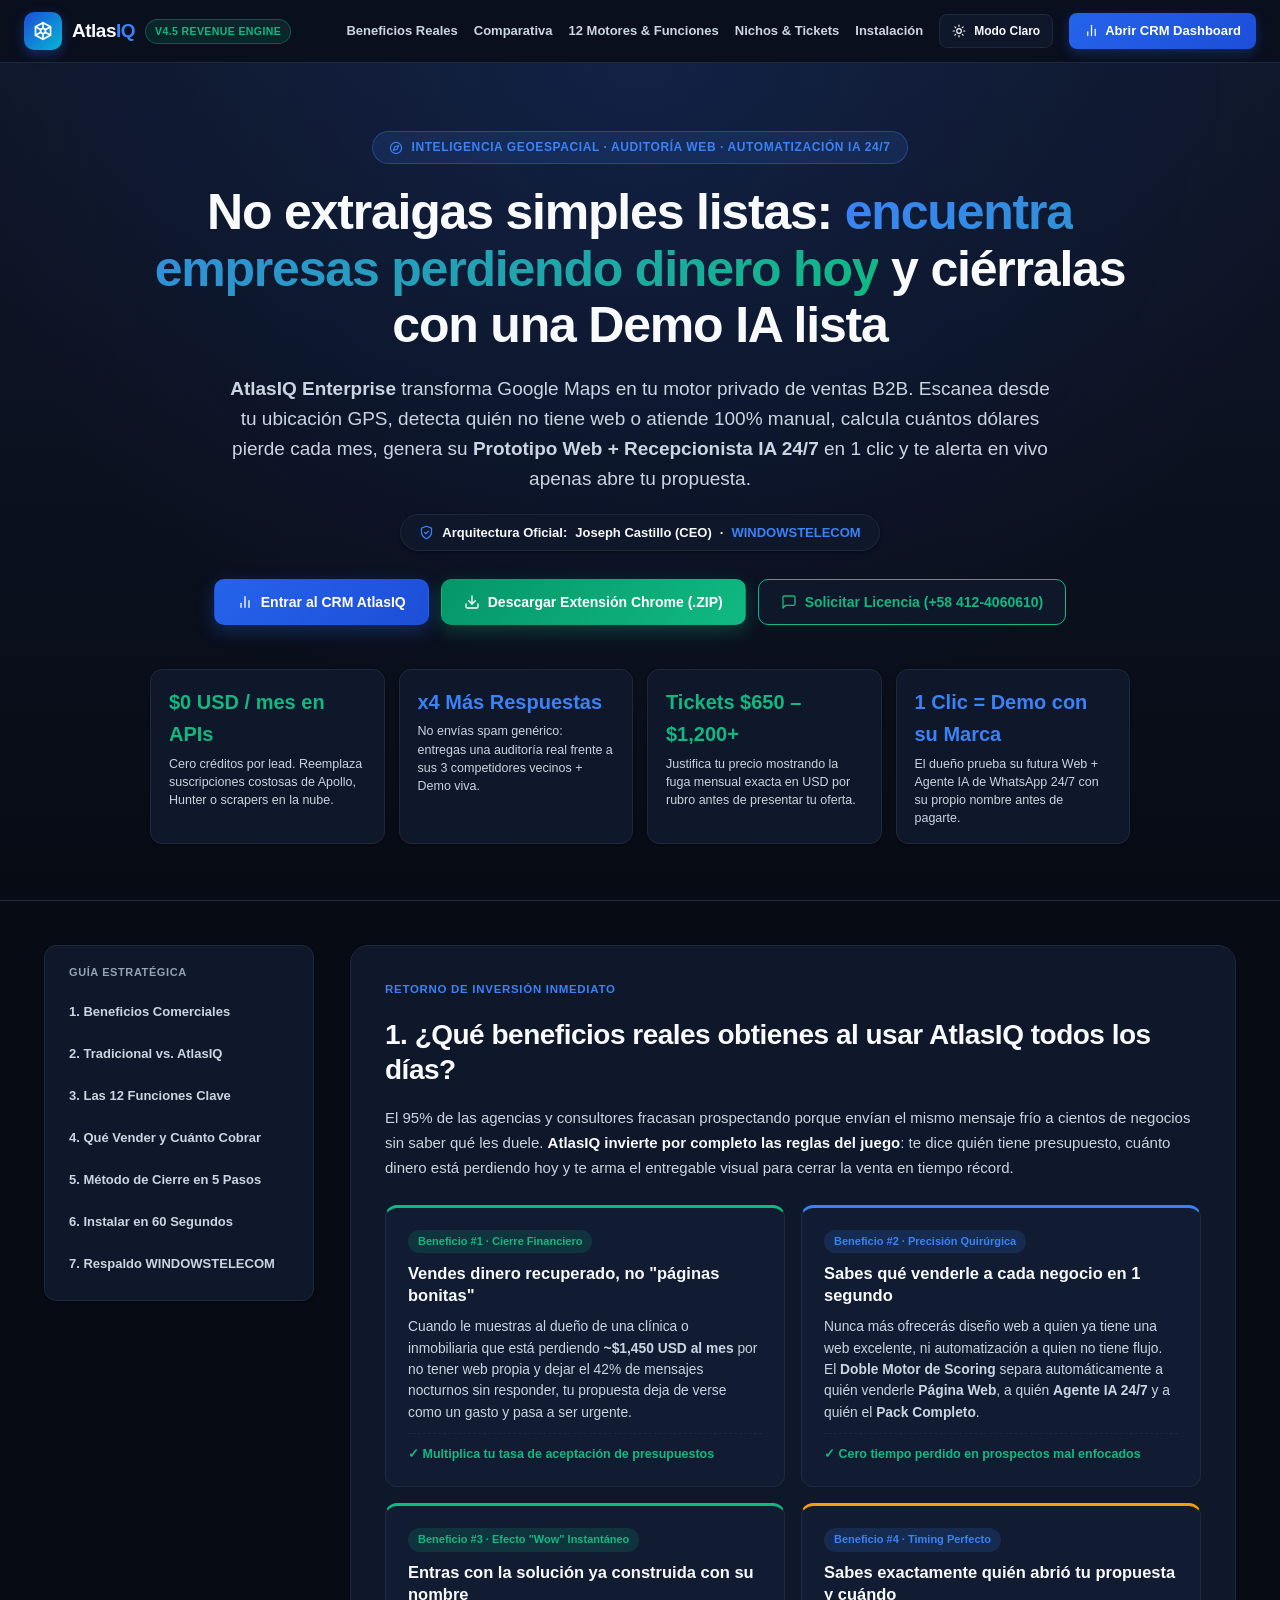
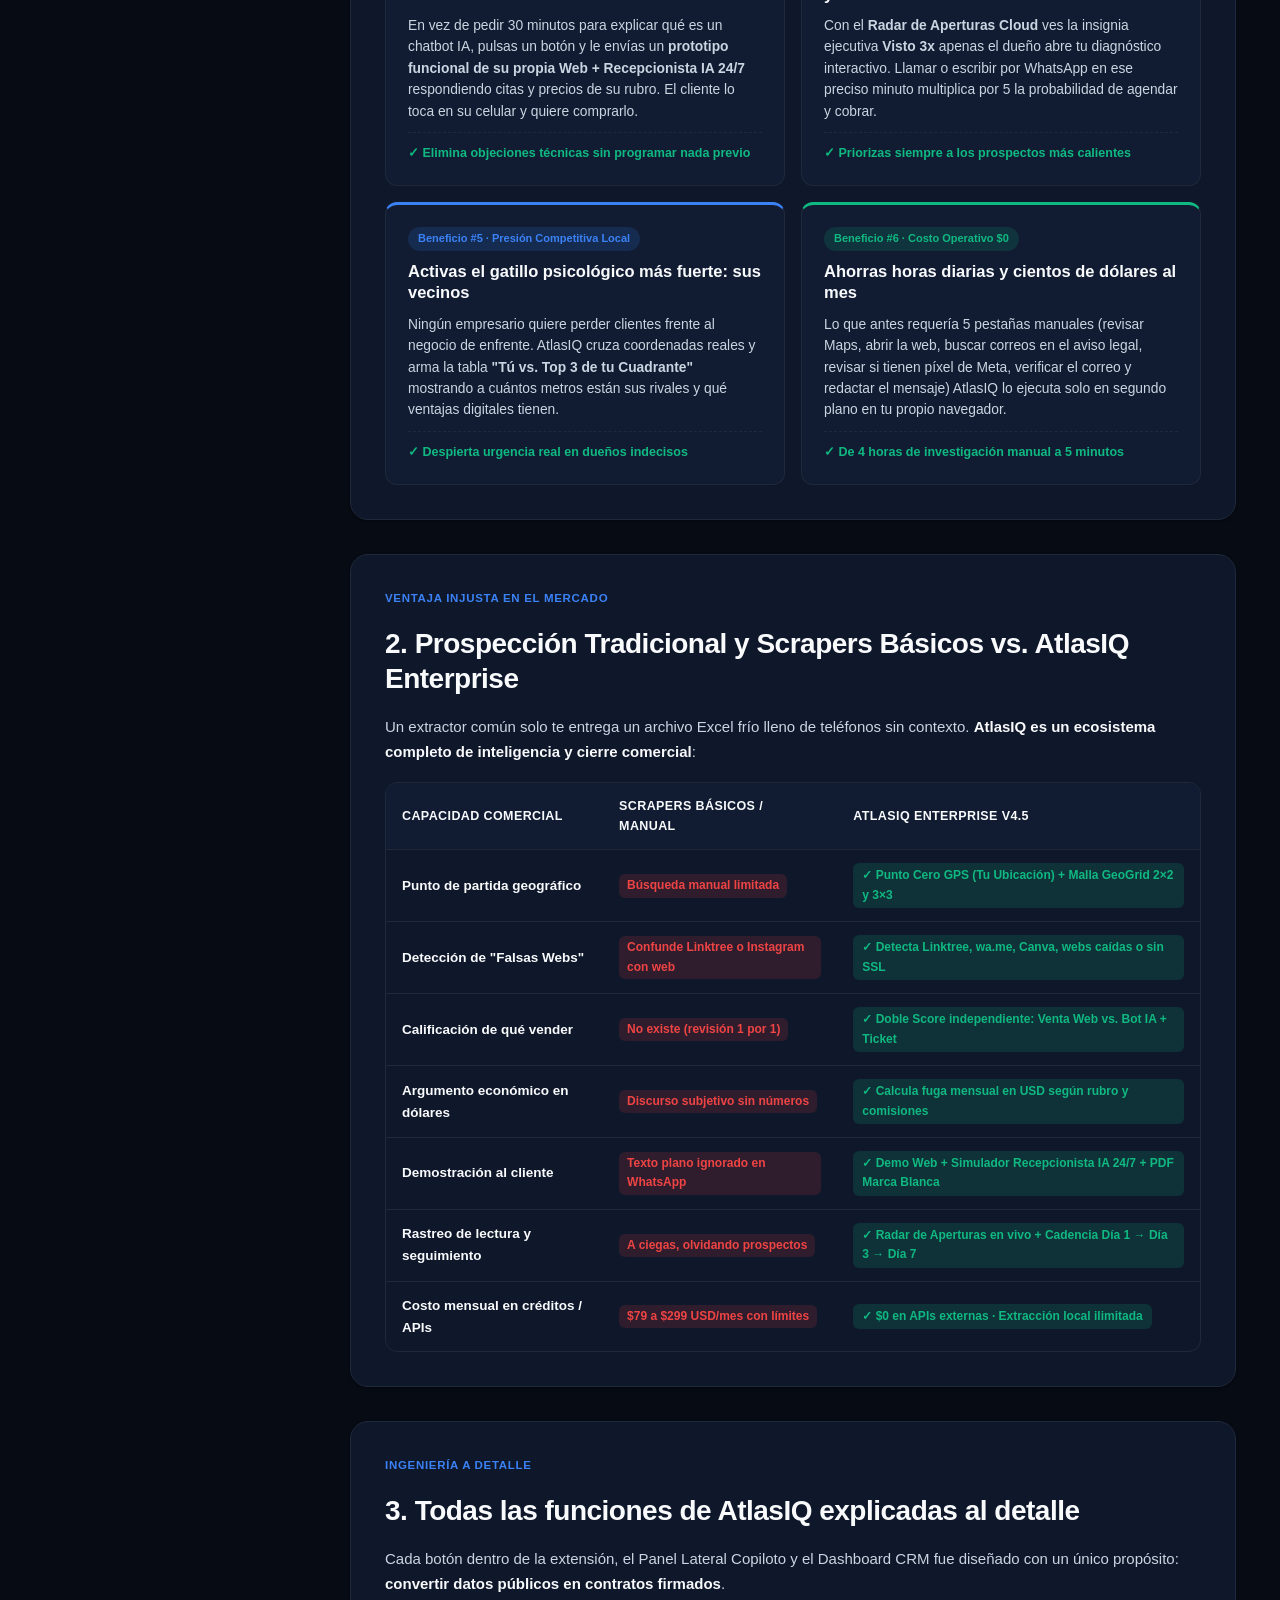
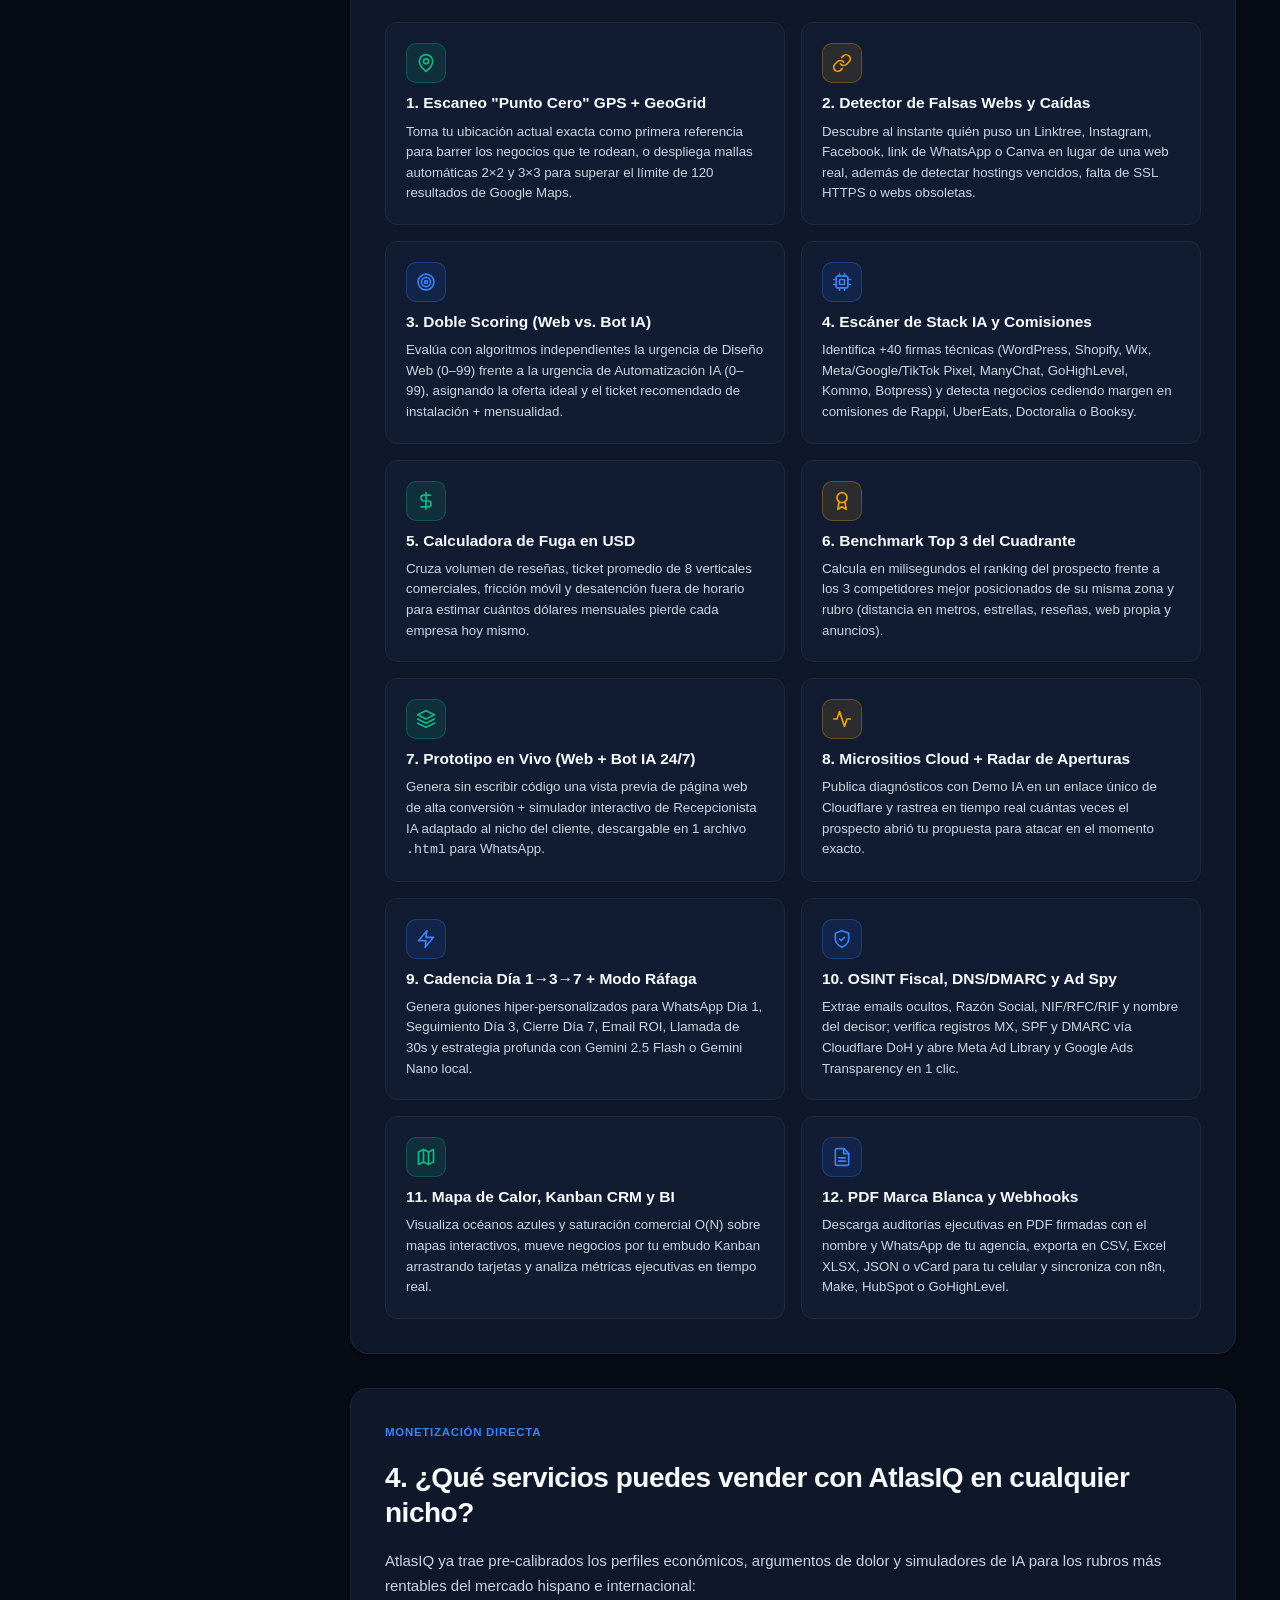
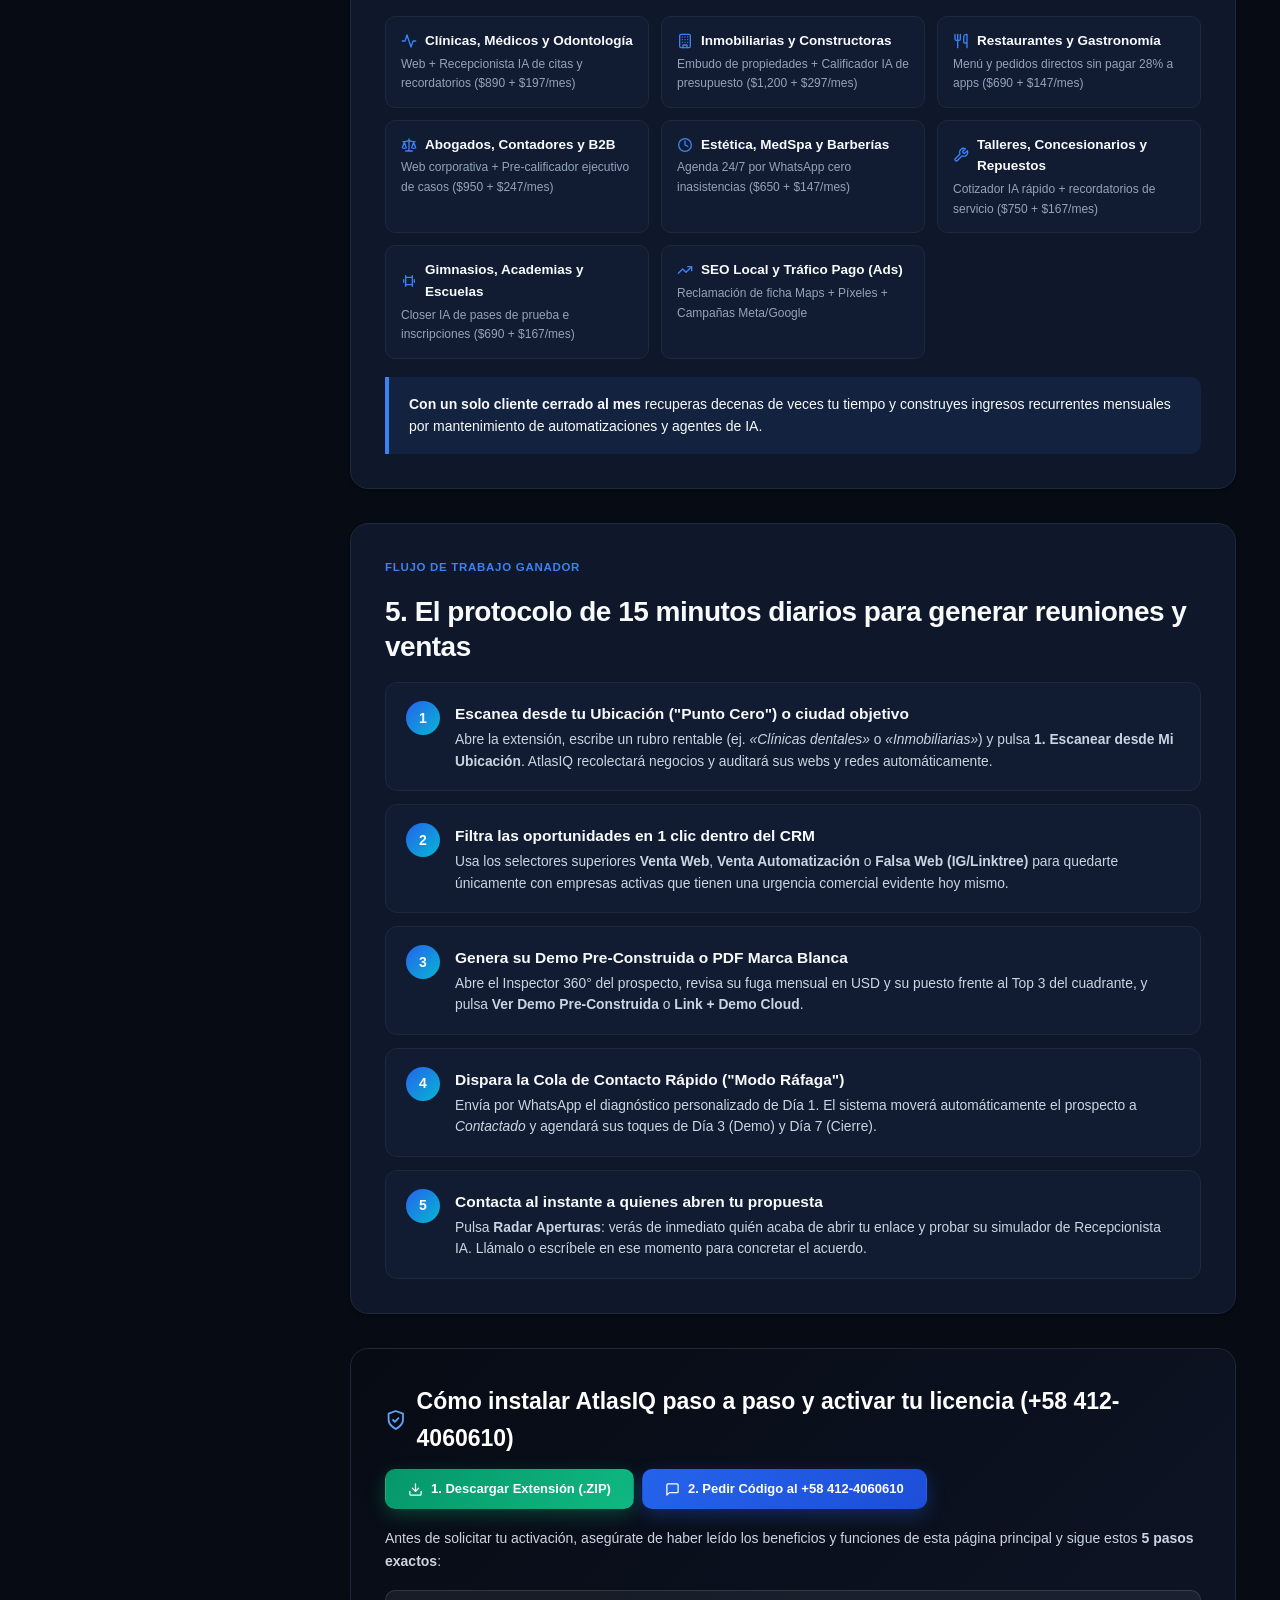
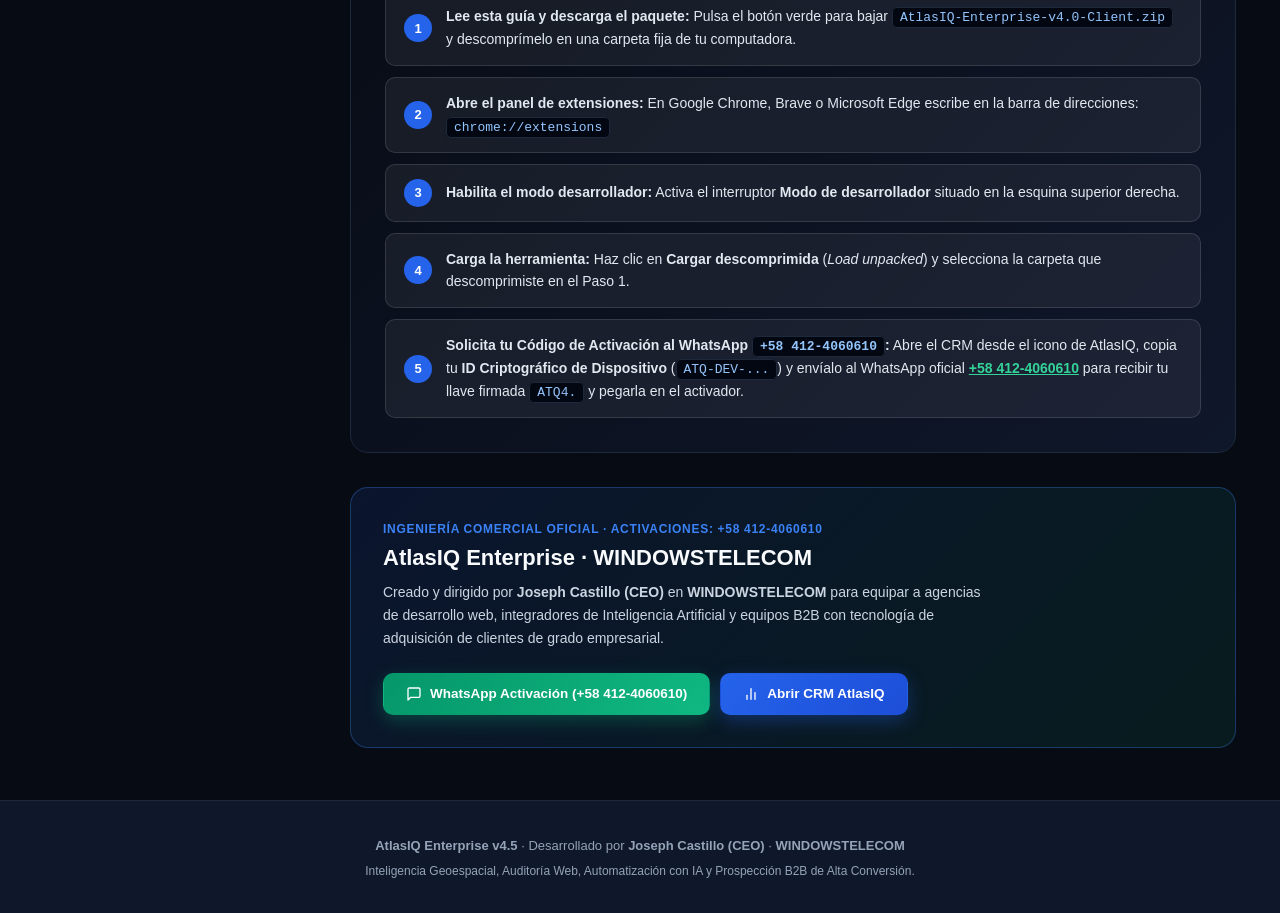
<file: index.html>
<!DOCTYPE html>
<html lang="es">

<head>
    <meta charset="utf-8" />
    <meta name="viewport" content="width=device-width, initial-scale=1.0, maximum-scale=5.0, viewport-fit=cover" />
    <meta name="theme-color" content="#2563eb" />
    <meta name="description" content="AtlasIQ Enterprise por WINDOWSTELECOM: Plataforma de inteligencia comercial geoespacial, auditoría OSINT, cálculo de fuga en USD, demos de Recepcionista IA 24/7 y CRM B2B sobre Google Maps." />
    <title>AtlasIQ Enterprise – Inteligencia Comercial B2B, Venta Web y Automatización IA</title>
    <script src="js/theme-init.js"></script>
    <style>
        :root {
            --primary: #2563eb;
            --primary-dark: #1d4ed8;
            --primary-light: #eff6ff;
            --accent: #10b981;
            --accent-dark: #059669;
            --accent-light: #ecfdf5;
            --warn: #f59e0b;
            --danger: #ef4444;
            --bg: #f8fafc;
            --card-bg: #ffffff;
            --subtle-bg: #f1f5f9;
            --text-main: #0f172a;
            --text-muted: #475569;
            --text-light: #64748b;
            --border: #e2e8f0;
            --shadow-sm: 0 1px 3px rgba(0, 0, 0, 0.06);
            --shadow-md: 0 8px 20px -4px rgba(15, 23, 42, 0.08);
            --shadow-xl: 0 20px 30px -8px rgba(15, 23, 42, 0.12);
            --radius-lg: 18px;
            --radius-md: 12px;
        }

        [data-theme="dark"] {
            --primary: #3b82f6;
            --primary-dark: #60a5fa;
            --primary-light: #172554;
            --accent: #10b981;
            --accent-dark: #34d399;
            --accent-light: #064e3b;
            --bg: #070b14;
            --card-bg: #0f172a;
            --subtle-bg: #111c33;
            --text-main: #f8fafc;
            --text-muted: #cbd5e1;
            --text-light: #94a3b8;
            --border: #1e293b;
            --shadow-sm: 0 1px 3px rgba(0, 0, 0, 0.45);
            --shadow-md: 0 10px 25px -5px rgba(0, 0, 0, 0.55);
            --shadow-xl: 0 22px 35px -8px rgba(0, 0, 0, 0.75);
        }

        * {
            box-sizing: border-box;
            margin: 0;
            padding: 0;
        }

        body {
            font-family: -apple-system, BlinkMacSystemFont, "Segoe UI", Roboto, "Helvetica Neue", Arial, sans-serif;
            background-color: var(--bg);
            color: var(--text-main);
            line-height: 1.62;
            scroll-behavior: smooth;
        }

        /* === TOPBAR === */
        .topbar {
            position: sticky;
            top: 0;
            background: rgba(255, 255, 255, 0.92);
            backdrop-filter: blur(14px);
            -webkit-backdrop-filter: blur(14px);
            border-bottom: 1px solid var(--border);
            z-index: 100;
            padding: 12px 24px;
        }

        [data-theme="dark"] .topbar {
            background: rgba(11, 17, 32, 0.92);
        }

        .topbar-content {
            max-width: 1240px;
            margin: 0 auto;
            display: flex;
            align-items: center;
            justify-content: space-between;
            gap: 16px;
        }

        .brand-box {
            display: flex;
            align-items: center;
            gap: 10px;
            text-decoration: none;
        }

        .brand-logo {
            width: 38px;
            height: 38px;
            background: linear-gradient(135deg, #1d4ed8, #06b6d4);
            border-radius: 10px;
            display: flex;
            align-items: center;
            justify-content: center;
            color: #fff;
            font-size: 20px;
            font-weight: 900;
            box-shadow: 0 4px 12px rgba(37, 99, 235, 0.35);
        }

        .brand-name {
            font-size: 19px;
            font-weight: 900;
            color: var(--text-main);
            letter-spacing: -0.5px;
        }

        .brand-name span {
            color: var(--primary);
        }

        .topbar-badge {
            font-size: 10.5px;
            font-weight: 800;
            background: rgba(16, 185, 129, 0.14);
            color: var(--accent);
            padding: 3px 9px;
            border-radius: 99px;
            border: 1px solid rgba(16, 185, 129, 0.35);
            text-transform: uppercase;
            letter-spacing: 0.4px;
        }

        .topbar-nav {
            display: flex;
            align-items: center;
            gap: 16px;
        }

        .topbar-nav a {
            font-size: 13px;
            font-weight: 600;
            color: var(--text-muted);
            text-decoration: none;
            transition: color 0.15s;
        }

        .topbar-nav a:hover {
            color: var(--primary);
        }

        .btn-crm-nav {
            background: linear-gradient(135deg, #2563eb, #1d4ed8);
            color: #fff !important;
            padding: 7px 15px;
            border-radius: 8px;
            font-weight: 700 !important;
            box-shadow: 0 4px 12px rgba(37, 99, 235, 0.3);
            display: inline-flex;
            align-items: center;
            gap: 6px;
        }

        .atq-ico {
            display: inline-block;
            vertical-align: -0.18em;
            flex-shrink: 0;
        }

        /* === HERO SECTION === */
        .hero {
            background: radial-gradient(circle at 50% 0%, rgba(37, 99, 235, 0.14) 0%, transparent 65%),
                        linear-gradient(180deg, var(--card-bg) 0%, var(--bg) 100%);
            border-bottom: 1px solid var(--border);
            padding: 68px 24px 56px;
            text-align: center;
        }

        .hero-inner {
            max-width: 980px;
            margin: 0 auto;
            display: flex;
            flex-direction: column;
            align-items: center;
            gap: 20px;
        }

        .hero-pill {
            display: inline-flex;
            align-items: center;
            gap: 8px;
            background: rgba(59, 130, 246, 0.14);
            color: var(--primary);
            border: 1px solid rgba(59, 130, 246, 0.35);
            padding: 6px 16px;
            border-radius: 99px;
            font-size: 12px;
            font-weight: 800;
            text-transform: uppercase;
            letter-spacing: 0.6px;
        }

        .hero-title {
            font-size: clamp(30px, 4.6vw, 50px);
            font-weight: 900;
            line-height: 1.13;
            letter-spacing: -1.2px;
            color: var(--text-main);
        }

        .hero-title span {
            background: linear-gradient(135deg, #3b82f6, #10b981);
            -webkit-background-clip: text;
            -webkit-text-fill-color: transparent;
        }

        .hero-subtitle {
            font-size: clamp(16px, 2vw, 19px);
            color: var(--text-muted);
            max-width: 820px;
            line-height: 1.58;
        }

        .hero-author-badge {
            display: inline-flex;
            align-items: center;
            gap: 8px;
            background: var(--card-bg);
            border: 1px solid var(--border);
            border-radius: 99px;
            padding: 7px 18px;
            box-shadow: var(--shadow-sm);
            font-size: 13px;
            font-weight: 600;
            color: var(--text-main);
        }

        .hero-author-badge span.company {
            color: var(--primary);
            font-weight: 800;
        }

        .hero-cta-box {
            display: flex;
            gap: 12px;
            margin-top: 8px;
            flex-wrap: wrap;
            justify-content: center;
        }

        .btn-cta {
            height: 46px;
            padding: 0 22px;
            border-radius: 10px;
            font-size: 14px;
            font-weight: 800;
            display: inline-flex;
            align-items: center;
            justify-content: center;
            gap: 8px;
            cursor: pointer;
            text-decoration: none;
            transition: all 0.18s;
            border: 1px solid transparent;
        }

        .btn-cta-primary {
            background: linear-gradient(135deg, #2563eb, #1d4ed8);
            color: #fff;
            box-shadow: 0 6px 18px rgba(37, 99, 235, 0.32);
        }

        .btn-cta-primary:hover {
            transform: translateY(-2px);
        }

        .btn-cta-emerald {
            background: linear-gradient(135deg, #059669, #10b981);
            color: #fff;
            box-shadow: 0 6px 18px rgba(16, 185, 129, 0.28);
        }

        .btn-cta-emerald:hover {
            transform: translateY(-2px);
        }

        .btn-cta-outline {
            background: var(--card-bg);
            color: var(--text-main);
            border-color: var(--border);
        }

        .btn-cta-outline:hover {
            border-color: var(--primary);
            color: var(--primary);
        }

        /* === HERO KPI STRIP === */
        .kpi-strip {
            width: 100%;
            max-width: 1060px;
            margin-top: 24px;
            display: grid;
            grid-template-columns: repeat(4, 1fr);
            gap: 14px;
            text-align: left;
        }

        .kpi-pill-card {
            background: var(--card-bg);
            border: 1px solid var(--border);
            border-radius: var(--radius-md);
            padding: 16px 18px;
            box-shadow: var(--shadow-sm);
        }

        .kpi-pill-card strong {
            display: block;
            font-size: 20px;
            font-weight: 900;
            color: var(--primary);
            margin-bottom: 4px;
        }

        .kpi-pill-card strong.emerald {
            color: var(--accent);
        }

        .kpi-pill-card span {
            font-size: 12.5px;
            color: var(--text-muted);
            line-height: 1.45;
            display: block;
        }

        /* === MAIN TWO-COLUMN LAYOUT === */
        .layout-container {
            max-width: 1240px;
            margin: 44px auto;
            padding: 0 24px;
            display: grid;
            grid-template-columns: 270px 1fr;
            gap: 36px;
        }

        .sidebar-nav {
            position: sticky;
            top: 82px;
            height: fit-content;
            background: var(--card-bg);
            border: 1px solid var(--border);
            border-radius: var(--radius-md);
            padding: 18px 14px;
            box-shadow: var(--shadow-sm);
            display: flex;
            flex-direction: column;
            gap: 5px;
        }

        .sidebar-title {
            font-size: 11px;
            font-weight: 800;
            text-transform: uppercase;
            letter-spacing: 0.6px;
            color: var(--text-light);
            margin-bottom: 6px;
            padding-left: 10px;
        }

        .sidebar-link {
            font-size: 13px;
            font-weight: 600;
            color: var(--text-muted);
            text-decoration: none;
            padding: 8px 10px;
            border-radius: 8px;
            transition: all 0.15s;
        }

        .sidebar-link:hover {
            background: var(--subtle-bg);
            color: var(--primary);
        }

        .content-area {
            display: flex;
            flex-direction: column;
            gap: 34px;
        }

        .guide-card {
            background: var(--card-bg);
            border: 1px solid var(--border);
            border-radius: var(--radius-lg);
            padding: 34px;
            box-shadow: var(--shadow-sm);
            display: flex;
            flex-direction: column;
            gap: 18px;
        }

        .guide-section-badge {
            font-size: 11.5px;
            font-weight: 800;
            color: var(--primary);
            text-transform: uppercase;
            letter-spacing: 0.7px;
            display: inline-block;
        }

        .guide-heading {
            font-size: clamp(22px, 2.6vw, 28px);
            font-weight: 900;
            color: var(--text-main);
            line-height: 1.25;
            letter-spacing: -0.5px;
        }

        .guide-text {
            font-size: 15px;
            color: var(--text-muted);
            line-height: 1.68;
        }

        .guide-text strong {
            color: var(--text-main);
        }

        /* === BENEFIT CARDS === */
        .benefit-grid {
            display: grid;
            grid-template-columns: repeat(auto-fit, minmax(280px, 1fr));
            gap: 16px;
            margin-top: 6px;
        }

        .benefit-card {
            background: var(--subtle-bg);
            border: 1px solid var(--border);
            border-top: 3px solid var(--primary);
            border-radius: var(--radius-md);
            padding: 22px;
            display: flex;
            flex-direction: column;
            gap: 10px;
            transition: transform 0.18s, box-shadow 0.18s;
        }

        .benefit-card.emerald-top {
            border-top-color: var(--accent);
        }

        .benefit-card.amber-top {
            border-top-color: var(--warn);
        }

        .benefit-card:hover {
            transform: translateY(-3px);
            box-shadow: var(--shadow-md);
        }

        .benefit-tag {
            align-self: flex-start;
            font-size: 11px;
            font-weight: 800;
            padding: 3px 10px;
            border-radius: 99px;
            background: rgba(59, 130, 246, 0.15);
            color: var(--primary);
        }

        .benefit-tag.emerald {
            background: rgba(16, 185, 129, 0.15);
            color: var(--accent);
        }

        .benefit-title {
            font-size: 16.5px;
            font-weight: 800;
            color: var(--text-main);
            line-height: 1.3;
        }

        .benefit-desc {
            font-size: 13.8px;
            color: var(--text-muted);
            line-height: 1.55;
        }

        .benefit-result {
            margin-top: auto;
            padding-top: 10px;
            border-top: 1px dashed var(--border);
            font-size: 12.5px;
            font-weight: 700;
            color: var(--accent);
        }

        /* === COMPARISON TABLE === */
        .table-wrapper {
            width: 100%;
            overflow-x: auto;
            border: 1px solid var(--border);
            border-radius: var(--radius-md);
        }

        .comp-table {
            width: 100%;
            border-collapse: collapse;
            font-size: 13.5px;
            min-width: 620px;
        }

        .comp-table th,
        .comp-table td {
            padding: 13px 16px;
            text-align: left;
            border-bottom: 1px solid var(--border);
        }

        .comp-table th {
            background: var(--subtle-bg);
            font-weight: 800;
            color: var(--text-main);
            font-size: 12.5px;
            text-transform: uppercase;
            letter-spacing: 0.4px;
        }

        .comp-table tr:last-child td {
            border-bottom: none;
        }

        .badge-bad {
            display: inline-block;
            background: rgba(239, 68, 68, 0.14);
            color: #ef4444;
            font-weight: 700;
            padding: 2px 8px;
            border-radius: 6px;
            font-size: 12px;
        }

        .badge-good {
            display: inline-block;
            background: rgba(16, 185, 129, 0.16);
            color: var(--accent);
            font-weight: 800;
            padding: 3px 9px;
            border-radius: 6px;
            font-size: 12px;
        }

        /* === FEATURE MATRIX === */
        .feature-grid {
            display: grid;
            grid-template-columns: repeat(auto-fit, minmax(265px, 1fr));
            gap: 16px;
            margin-top: 8px;
        }

        .feature-box {
            background: var(--subtle-bg);
            border: 1px solid var(--border);
            border-radius: var(--radius-md);
            padding: 20px;
            display: flex;
            flex-direction: column;
            gap: 8px;
            transition: transform 0.18s, box-shadow 0.18s;
        }

        .feature-box:hover {
            transform: translateY(-2px);
            box-shadow: var(--shadow-md);
        }

        .feature-icon {
            width: 40px;
            height: 40px;
            border-radius: 10px;
            background: rgba(37, 99, 235, 0.12);
            border: 1px solid rgba(59, 130, 246, 0.28);
            color: var(--primary);
            display: inline-flex;
            align-items: center;
            justify-content: center;
            margin-bottom: 2px;
        }

        .feature-icon.emerald {
            background: rgba(16, 185, 129, 0.12);
            border-color: rgba(16, 185, 129, 0.28);
            color: var(--accent);
        }

        .feature-icon.amber {
            background: rgba(245, 158, 11, 0.12);
            border-color: rgba(245, 158, 11, 0.3);
            color: var(--warn);
        }

        .feature-box-title {
            font-size: 15.5px;
            font-weight: 800;
            color: var(--text-main);
            line-height: 1.3;
        }

        .feature-box-desc {
            font-size: 13.3px;
            color: var(--text-muted);
            line-height: 1.55;
        }

        /* === CALLOUT & STEPS === */
        .callout-box {
            background: rgba(59, 130, 246, 0.1);
            border-left: 4px solid var(--primary);
            border-radius: 0 10px 10px 0;
            padding: 16px 20px;
            font-size: 14px;
            color: var(--text-main);
            line-height: 1.6;
        }

        .process-steps {
            display: flex;
            flex-direction: column;
            gap: 13px;
        }

        .process-step-item {
            display: flex;
            gap: 15px;
            background: var(--subtle-bg);
            border: 1px solid var(--border);
            border-radius: var(--radius-md);
            padding: 18px 20px;
            align-items: flex-start;
        }

        .step-number {
            width: 34px;
            height: 34px;
            border-radius: 50%;
            background: linear-gradient(135deg, #2563eb, #06b6d4);
            color: #fff;
            display: flex;
            align-items: center;
            justify-content: center;
            font-weight: 900;
            font-size: 14px;
            flex-shrink: 0;
        }

        .step-title {
            font-size: 15.5px;
            font-weight: 800;
            color: var(--text-main);
            margin-bottom: 3px;
        }

        .step-desc {
            font-size: 13.8px;
            color: var(--text-muted);
            line-height: 1.55;
        }

        .sector-grid {
            display: grid;
            grid-template-columns: repeat(auto-fit, minmax(210px, 1fr));
            gap: 12px;
        }

        .sector-pill {
            background: var(--subtle-bg);
            border: 1px solid var(--border);
            border-radius: 10px;
            padding: 13px 15px;
            font-size: 13.5px;
            font-weight: 700;
            color: var(--text-main);
        }

        .sector-pill-head {
            display: flex;
            align-items: center;
            gap: 8px;
            color: var(--text-main);
        }

        .sector-pill-head svg {
            color: var(--primary);
            flex-shrink: 0;
        }

        .sector-pill small {
            display: block;
            font-weight: 500;
            color: var(--text-light);
            font-size: 12px;
            margin-top: 3px;
        }

        /* === INSTALL BOX === */
        .install-box {
            background: linear-gradient(135deg, #070b14 0%, #0f172a 100%);
            color: #fff;
            border: 1px solid #1e293b;
            border-radius: var(--radius-lg);
            padding: 34px;
            display: flex;
            flex-direction: column;
            gap: 18px;
        }

        .install-heading {
            font-size: 23px;
            font-weight: 900;
            color: #fff;
        }

        .install-steps {
            display: flex;
            flex-direction: column;
            gap: 11px;
        }

        .install-step-card {
            background: rgba(255, 255, 255, 0.06);
            border: 1px solid rgba(255, 255, 255, 0.12);
            border-radius: 10px;
            padding: 14px 18px;
            display: flex;
            align-items: center;
            gap: 14px;
        }

        .install-step-card .num {
            width: 28px;
            height: 28px;
            border-radius: 50%;
            background: #2563eb;
            color: #fff;
            font-weight: 800;
            font-size: 13px;
            display: flex;
            align-items: center;
            justify-content: center;
            flex-shrink: 0;
        }

        .install-step-card .text {
            font-size: 14px;
            color: #e2e8f0;
        }

        .install-step-card code {
            background: #030712;
            padding: 2px 7px;
            border-radius: 5px;
            color: #93c5fd;
            font-family: monospace;
            font-size: 13px;
            border: 1px solid #1e293b;
        }

        /* === AUTHOR CARD & FOOTER === */
        .author-card {
            background: linear-gradient(135deg, rgba(37, 99, 235, 0.12) 0%, rgba(16, 185, 129, 0.1) 100%);
            border: 1.5px solid rgba(59, 130, 246, 0.32);
            border-radius: var(--radius-lg);
            padding: 32px;
            display: flex;
            align-items: center;
            justify-content: space-between;
            gap: 24px;
            flex-wrap: wrap;
        }

        .author-title {
            font-size: 22px;
            font-weight: 900;
            color: var(--text-main);
        }

        .author-meta {
            font-size: 12px;
            color: var(--primary);
            font-weight: 800;
            letter-spacing: 0.7px;
            text-transform: uppercase;
        }

        .author-desc {
            font-size: 14px;
            color: var(--text-muted);
            max-width: 610px;
            margin-top: 6px;
        }

        .main-footer {
            border-top: 1px solid var(--border);
            padding: 34px 24px;
            background: var(--card-bg);
            text-align: center;
            font-size: 13px;
            color: var(--text-light);
            margin-top: 52px;
        }

        @media (max-width: 920px) {
            .kpi-strip {
                grid-template-columns: repeat(2, 1fr);
            }
            .layout-container {
                grid-template-columns: 1fr;
                padding: 0 16px;
            }
            .sidebar-nav {
                display: none;
            }
            .topbar-content {
                flex-direction: column;
                align-items: stretch;
            }
            .brand-box {
                justify-content: space-between;
            }
            .topbar-nav {
                overflow-x: auto;
                flex-wrap: nowrap;
                padding-bottom: 4px;
            }
            .topbar-nav a {
                white-space: nowrap;
                padding: 6px 10px;
                background: var(--subtle-bg);
                border-radius: 6px;
                font-size: 12px;
            }
        }

        @media (max-width: 560px) {
            .kpi-strip {
                grid-template-columns: 1fr;
            }
            .hero {
                padding: 40px 16px 32px;
            }
            .hero-cta-box {
                flex-direction: column;
                width: 100%;
            }
            .btn-cta {
                width: 100%;
            }
            .guide-card,
            .install-box,
            .author-card {
                padding: 22px 16px;
            }
        }
    </style>
</head>

<body>
    <!-- TOP NAVBAR -->
    <header class="topbar">
        <div class="topbar-content">
            <a href="dashboard.html" class="brand-box">
                <div style="display: flex; align-items: center; gap: 10px;">
                    <div class="brand-logo">
                        <svg width="20" height="20" viewBox="0 0 24 24" fill="none" stroke="currentColor" stroke-width="2" stroke-linecap="round" stroke-linejoin="round" aria-hidden="true"><polygon points="12 2 21 7 21 17 12 22 3 17 3 7"/><circle cx="12" cy="12" r="3"/><path d="M12 2v7M21 7l-6.4 3.5M21 17l-6.4-3.5M12 22v-7M3 17l6.4-3.5M3 7l6.4 3.5"/></svg>
                    </div>
                    <div class="brand-name">Atlas<span>IQ</span></div>
                </div>
                <span class="topbar-badge">v4.5 Revenue Engine</span>
            </a>
            <nav class="topbar-nav">
                <a href="#beneficios">Beneficios Reales</a>
                <a href="#comparativa">Comparativa</a>
                <a href="#motores-comerciales">12 Motores &amp; Funciones</a>
                <a href="#casos-uso">Nichos &amp; Tickets</a>
                <a href="#instalacion">Instalación</a>
                <button id="btn-toggle-theme" class="btn-cta btn-cta-outline" style="height: 34px; padding: 0 12px; font-size: 12px; border-radius: 8px;" title="Alternar Modo Oscuro / Claro">
                    <svg width="14" height="14" viewBox="0 0 24 24" fill="none" stroke="currentColor" stroke-width="2" stroke-linecap="round" stroke-linejoin="round" aria-hidden="true"><circle cx="12" cy="12" r="4"/><path d="M12 2v2M12 20v2M4.93 4.93l1.41 1.41M17.66 17.66l1.41 1.41M2 12h2M20 12h2M6.34 17.66l-1.41 1.41M19.07 4.93l-1.41 1.41"/></svg>
                    <span>Modo Claro</span>
                </button>
                <a href="dashboard.html" class="btn-crm-nav">
                    <svg width="15" height="15" viewBox="0 0 24 24" fill="none" stroke="currentColor" stroke-width="2" stroke-linecap="round" stroke-linejoin="round" aria-hidden="true"><line x1="18" y1="20" x2="18" y2="10"/><line x1="12" y1="20" x2="12" y2="4"/><line x1="6" y1="20" x2="6" y2="14"/></svg>
                    <span>Abrir CRM Dashboard</span>
                </a>
            </nav>
        </div>
    </header>

    <!-- HERO SECTION -->
    <section class="hero">
        <div class="hero-inner">
            <div class="hero-pill">
                <svg width="14" height="14" viewBox="0 0 24 24" fill="none" stroke="currentColor" stroke-width="2.1" stroke-linecap="round" stroke-linejoin="round" aria-hidden="true"><circle cx="12" cy="12" r="9.5"/><polygon points="16.24 7.76 14.12 14.12 7.76 16.24 9.88 9.88 16.24 7.76"/></svg>
                <span>Inteligencia Geoespacial · Auditoría Web · Automatización IA 24/7</span>
            </div>
            <h1 class="hero-title">
                No extraigas simples listas: <span>encuentra empresas perdiendo dinero hoy</span> y ciérralas con una Demo IA lista
            </h1>
            <p class="hero-subtitle">
                <strong>AtlasIQ Enterprise</strong> transforma Google Maps en tu motor privado de ventas B2B. Escanea desde tu ubicación GPS, detecta quién no tiene web o atiende 100% manual, calcula cuántos dólares pierde cada mes, genera su <strong>Prototipo Web + Recepcionista IA 24/7</strong> en 1 clic y te alerta en vivo apenas abre tu propuesta.
            </p>
            <div class="hero-author-badge">
                <svg width="15" height="15" viewBox="0 0 24 24" fill="none" stroke="currentColor" stroke-width="2" stroke-linecap="round" stroke-linejoin="round" style="color: var(--primary);" aria-hidden="true"><path d="M12 22s8-4 8-10V5l-8-3-8 3v7c0 6 8 10 8 10z"/><path d="m9 12 2 2 4-4"/></svg>
                <span>Arquitectura Oficial:</span>
                <strong>Joseph Castillo (CEO)</strong>
                <span>·</span>
                <span class="company">WINDOWSTELECOM</span>
            </div>
            <div class="hero-cta-box">
                <a href="dashboard.html" class="btn-cta btn-cta-primary">
                    <svg width="16" height="16" viewBox="0 0 24 24" fill="none" stroke="currentColor" stroke-width="2" stroke-linecap="round" stroke-linejoin="round" aria-hidden="true"><line x1="18" y1="20" x2="18" y2="10"/><line x1="12" y1="20" x2="12" y2="4"/><line x1="6" y1="20" x2="6" y2="14"/></svg>
                    <span>Entrar al CRM AtlasIQ</span>
                </a>
                <a href="AtlasIQ-Enterprise-v4.0-Client.zip" download id="btn-download-ext-zip" class="btn-cta btn-cta-emerald" style="display: none;">
                    <svg width="16" height="16" viewBox="0 0 24 24" fill="none" stroke="currentColor" stroke-width="2" stroke-linecap="round" stroke-linejoin="round" aria-hidden="true"><path d="M21 15v4a2 2 0 0 1-2 2H5a2 2 0 0 1-2-2v-4"/><polyline points="7 10 12 15 17 10"/><line x1="12" x2="12" y1="15" y2="3"/></svg>
                    <span>Descargar Extensión Chrome (.ZIP)</span>
                </a>
                <a href="https://wa.me/584124060610?text=Hola%20Joseph%20%2F%20WINDOWSTELECOM.%20Acabo%20de%20revisar%20la%20p%C3%A1gina%20principal%20de%20AtlasIQ%20Enterprise%20(https%3A%2F%2Fatlasiq.windowstelecom.com%2F).%20Solicito%20informaci%C3%B3n%2C%20los%20pasos%20de%20instalaci%C3%B3n%20y%20mi%20c%C3%B3digo%20de%20activaci%C3%B3n%20ATQ4." target="_blank" rel="noopener noreferrer" class="btn-cta btn-cta-outline" style="border-color: #10b981; color: var(--accent);">
                    <svg width="16" height="16" viewBox="0 0 24 24" fill="none" stroke="currentColor" stroke-width="2" stroke-linecap="round" stroke-linejoin="round" aria-hidden="true"><path d="M21 15a2 2 0 0 1-2 2H7l-4 4V5a2 2 0 0 1 2-2h14a2 2 0 0 1 2 2z"/></svg>
                    <span>Solicitar Licencia (+58 412-4060610)</span>
                </a>
            </div>

            <!-- 4 CONCRETE ROI METRICS -->
            <div class="kpi-strip">
                <div class="kpi-pill-card">
                    <strong class="emerald">$0 USD / mes en APIs</strong>
                    <span>Cero créditos por lead. Reemplaza suscripciones costosas de Apollo, Hunter o scrapers en la nube.</span>
                </div>
                <div class="kpi-pill-card">
                    <strong>x4 Más Respuestas</strong>
                    <span>No envías spam genérico: entregas una auditoría real frente a sus 3 competidores vecinos + Demo viva.</span>
                </div>
                <div class="kpi-pill-card">
                    <strong class="emerald">Tickets $650 – $1,200+</strong>
                    <span>Justifica tu precio mostrando la fuga mensual exacta en USD por rubro antes de presentar tu oferta.</span>
                </div>
                <div class="kpi-pill-card">
                    <strong>1 Clic = Demo con su Marca</strong>
                    <span>El dueño prueba su futura Web + Agente IA de WhatsApp 24/7 con su propio nombre antes de pagarte.</span>
                </div>
            </div>
        </div>
    </section>

    <!-- MAIN CONTENT WITH STICKY SIDEBAR -->
    <div class="layout-container">
        <aside class="sidebar-nav">
            <div class="sidebar-title">Guía Estratégica</div>
            <a href="#beneficios" class="sidebar-link">1. Beneficios Comerciales</a>
            <a href="#comparativa" class="sidebar-link">2. Tradicional vs. AtlasIQ</a>
            <a href="#motores-comerciales" class="sidebar-link">3. Las 12 Funciones Clave</a>
            <a href="#casos-uso" class="sidebar-link">4. Qué Vender y Cuánto Cobrar</a>
            <a href="#flujo-cierre" class="sidebar-link">5. Método de Cierre en 5 Pasos</a>
            <a href="#instalacion" class="sidebar-link">6. Instalar en 60 Segundos</a>
            <a href="#creditos" class="sidebar-link">7. Respaldo WINDOWSTELECOM</a>
        </aside>

        <main class="content-area">
            <!-- SECTION 1: CORE BENEFITS -->
            <article class="guide-card" id="beneficios">
                <span class="guide-section-badge">Retorno de Inversión Inmediato</span>
                <h2 class="guide-heading">1. ¿Qué beneficios reales obtienes al usar AtlasIQ todos los días?</h2>
                <p class="guide-text">
                    El 95% de las agencias y consultores fracasan prospectando porque envían el mismo mensaje frío a cientos de negocios sin saber qué les duele. <strong>AtlasIQ invierte por completo las reglas del juego</strong>: te dice quién tiene presupuesto, cuánto dinero está perdiendo hoy y te arma el entregable visual para cerrar la venta en tiempo récord.
                </p>

                <div class="benefit-grid">
                    <div class="benefit-card emerald-top">
                        <span class="benefit-tag emerald">Beneficio #1 · Cierre Financiero</span>
                        <div class="benefit-title">Vendes dinero recuperado, no "páginas bonitas"</div>
                        <div class="benefit-desc">
                            Cuando le muestras al dueño de una clínica o inmobiliaria que está perdiendo <strong>~$1,450 USD al mes</strong> por no tener web propia y dejar el 42% de mensajes nocturnos sin responder, tu propuesta deja de verse como un gasto y pasa a ser urgente.
                        </div>
                        <div class="benefit-result">✓ Multiplica tu tasa de aceptación de presupuestos</div>
                    </div>

                    <div class="benefit-card">
                        <span class="benefit-tag">Beneficio #2 · Precisión Quirúrgica</span>
                        <div class="benefit-title">Sabes qué venderle a cada negocio en 1 segundo</div>
                        <div class="benefit-desc">
                            Nunca más ofrecerás diseño web a quien ya tiene una web excelente, ni automatización a quien no tiene flujo. El <strong>Doble Motor de Scoring</strong> separa automáticamente a quién venderle <strong>Página Web</strong>, a quién <strong>Agente IA 24/7</strong> y a quién el <strong>Pack Completo</strong>.
                        </div>
                        <div class="benefit-result">✓ Cero tiempo perdido en prospectos mal enfocados</div>
                    </div>

                    <div class="benefit-card emerald-top">
                        <span class="benefit-tag emerald">Beneficio #3 · Efecto "Wow" Instantáneo</span>
                        <div class="benefit-title">Entras con la solución ya construida con su nombre</div>
                        <div class="benefit-desc">
                            En vez de pedir 30 minutos para explicar qué es un chatbot IA, pulsas un botón y le envías un <strong>prototipo funcional de su propia Web + Recepcionista IA 24/7</strong> respondiendo citas y precios de su rubro. El cliente lo toca en su celular y quiere comprarlo.
                        </div>
                        <div class="benefit-result">✓ Elimina objeciones técnicas sin programar nada previo</div>
                    </div>

                    <div class="benefit-card amber-top">
                        <span class="benefit-tag">Beneficio #4 · Timing Perfecto</span>
                        <div class="benefit-title">Sabes exactamente quién abrió tu propuesta y cuándo</div>
                        <div class="benefit-desc">
                            Con el <strong>Radar de Aperturas Cloud</strong> ves la insignia ejecutiva <strong>Visto 3x</strong> apenas el dueño abre tu diagnóstico interactivo. Llamar o escribir por WhatsApp en ese preciso minuto multiplica por 5 la probabilidad de agendar y cobrar.
                        </div>
                        <div class="benefit-result">✓ Priorizas siempre a los prospectos más calientes</div>
                    </div>

                    <div class="benefit-card">
                        <span class="benefit-tag">Beneficio #5 · Presión Competitiva Local</span>
                        <div class="benefit-title">Activas el gatillo psicológico más fuerte: sus vecinos</div>
                        <div class="benefit-desc">
                            Ningún empresario quiere perder clientes frente al negocio de enfrente. AtlasIQ cruza coordenadas reales y arma la tabla <strong>"Tú vs. Top 3 de tu Cuadrante"</strong> mostrando a cuántos metros están sus rivales y qué ventajas digitales tienen.
                        </div>
                        <div class="benefit-result">✓ Despierta urgencia real en dueños indecisos</div>
                    </div>

                    <div class="benefit-card emerald-top">
                        <span class="benefit-tag emerald">Beneficio #6 · Costo Operativo $0</span>
                        <div class="benefit-title">Ahorras horas diarias y cientos de dólares al mes</div>
                        <div class="benefit-desc">
                            Lo que antes requería 5 pestañas manuales (revisar Maps, abrir la web, buscar correos en el aviso legal, revisar si tienen píxel de Meta, verificar el correo y redactar el mensaje) AtlasIQ lo ejecuta solo en segundo plano en tu propio navegador.
                        </div>
                        <div class="benefit-result">✓ De 4 horas de investigación manual a 5 minutos</div>
                    </div>
                </div>
            </article>

            <!-- SECTION 2: COMPARISON TABLE -->
            <article class="guide-card" id="comparativa">
                <span class="guide-section-badge">Ventaja Injusta en el Mercado</span>
                <h2 class="guide-heading">2. Prospección Tradicional y Scrapers Básicos vs. AtlasIQ Enterprise</h2>
                <p class="guide-text">
                    Un extractor común solo te entrega un archivo Excel frío lleno de teléfonos sin contexto. <strong>AtlasIQ es un ecosistema completo de inteligencia y cierre comercial</strong>:
                </p>

                <div class="table-wrapper">
                    <table class="comp-table">
                        <thead>
                            <tr>
                                <th>Capacidad Comercial</th>
                                <th>Scrapers Básicos / Manual</th>
                                <th>AtlasIQ Enterprise v4.5</th>
                            </tr>
                        </thead>
                        <tbody>
                            <tr>
                                <td><strong>Punto de partida geográfico</strong></td>
                                <td><span class="badge-bad">Búsqueda manual limitada</span></td>
                                <td><span class="badge-good">✓ Punto Cero GPS (Tu Ubicación) + Malla GeoGrid 2×2 y 3×3</span></td>
                            </tr>
                            <tr>
                                <td><strong>Detección de "Falsas Webs"</strong></td>
                                <td><span class="badge-bad">Confunde Linktree o Instagram con web</span></td>
                                <td><span class="badge-good">✓ Detecta Linktree, wa.me, Canva, webs caídas o sin SSL</span></td>
                            </tr>
                            <tr>
                                <td><strong>Calificación de qué vender</strong></td>
                                <td><span class="badge-bad">No existe (revisión 1 por 1)</span></td>
                                <td><span class="badge-good">✓ Doble Score independiente: Venta Web vs. Bot IA + Ticket</span></td>
                            </tr>
                            <tr>
                                <td><strong>Argumento económico en dólares</strong></td>
                                <td><span class="badge-bad">Discurso subjetivo sin números</span></td>
                                <td><span class="badge-good">✓ Calcula fuga mensual en USD según rubro y comisiones</span></td>
                            </tr>
                            <tr>
                                <td><strong>Demostración al cliente</strong></td>
                                <td><span class="badge-bad">Texto plano ignorado en WhatsApp</span></td>
                                <td><span class="badge-good">✓ Demo Web + Simulador Recepcionista IA 24/7 + PDF Marca Blanca</span></td>
                            </tr>
                            <tr>
                                <td><strong>Rastreo de lectura y seguimiento</strong></td>
                                <td><span class="badge-bad">A ciegas, olvidando prospectos</span></td>
                                <td><span class="badge-good">✓ Radar de Aperturas en vivo + Cadencia Día 1 → Día 3 → Día 7</span></td>
                            </tr>
                            <tr>
                                <td><strong>Costo mensual en créditos / APIs</strong></td>
                                <td><span class="badge-bad">$79 a $299 USD/mes con límites</span></td>
                                <td><span class="badge-good">✓ $0 en APIs externas · Extracción local ilimitada</span></td>
                            </tr>
                        </tbody>
                    </table>
                </div>
            </article>

            <!-- SECTION 3: ALL 12 DETAILED FUNCTIONS -->
            <article class="guide-card" id="motores-comerciales">
                <span class="guide-section-badge">Ingeniería a Detalle</span>
                <h2 class="guide-heading">3. Todas las funciones de AtlasIQ explicadas al detalle</h2>
                <p class="guide-text">
                    Cada botón dentro de la extensión, el Panel Lateral Copiloto y el Dashboard CRM fue diseñado con un único propósito: <strong>convertir datos públicos en contratos firmados</strong>.
                </p>

                <div class="feature-grid">
                    <div class="feature-box">
                        <div class="feature-icon emerald">
                            <svg width="20" height="20" viewBox="0 0 24 24" fill="none" stroke="currentColor" stroke-width="2" stroke-linecap="round" stroke-linejoin="round"><path d="M20 10c0 6-8 12-8 12s-8-6-8-12a8 8 0 0 1 16 0Z"/><circle cx="12" cy="10" r="3"/></svg>
                        </div>
                        <div class="feature-box-title">1. Escaneo "Punto Cero" GPS + GeoGrid</div>
                        <div class="feature-box-desc">Toma tu ubicación actual exacta como primera referencia para barrer los negocios que te rodean, o despliega mallas automáticas 2×2 y 3×3 para superar el límite de 120 resultados de Google Maps.</div>
                    </div>

                    <div class="feature-box">
                        <div class="feature-icon amber">
                            <svg width="20" height="20" viewBox="0 0 24 24" fill="none" stroke="currentColor" stroke-width="2" stroke-linecap="round" stroke-linejoin="round"><path d="M10 13a5 5 0 0 0 7.54.54l3-3a5 5 0 0 0-7.07-7.07l-1.72 1.71"/><path d="M14 11a5 5 0 0 0-7.54-.54l-3 3a5 5 0 0 0 7.07 7.07l1.71-1.71"/></svg>
                        </div>
                        <div class="feature-box-title">2. Detector de Falsas Webs y Caídas</div>
                        <div class="feature-box-desc">Descubre al instante quién puso un Linktree, Instagram, Facebook, link de WhatsApp o Canva en lugar de una web real, además de detectar hostings vencidos, falta de SSL HTTPS o webs obsoletas.</div>
                    </div>

                    <div class="feature-box">
                        <div class="feature-icon">
                            <svg width="20" height="20" viewBox="0 0 24 24" fill="none" stroke="currentColor" stroke-width="2" stroke-linecap="round" stroke-linejoin="round"><circle cx="12" cy="12" r="9.5"/><circle cx="12" cy="12" r="5.5"/><circle cx="12" cy="12" r="1.8"/></svg>
                        </div>
                        <div class="feature-box-title">3. Doble Scoring (Web vs. Bot IA)</div>
                        <div class="feature-box-desc">Evalúa con algoritmos independientes la urgencia de Diseño Web (0–99) frente a la urgencia de Automatización IA (0–99), asignando la oferta ideal y el ticket recomendado de instalación + mensualidad.</div>
                    </div>

                    <div class="feature-box">
                        <div class="feature-icon">
                            <svg width="20" height="20" viewBox="0 0 24 24" fill="none" stroke="currentColor" stroke-width="2" stroke-linecap="round" stroke-linejoin="round"><rect x="5" y="5" width="14" height="14" rx="2"/><rect x="9" y="9" width="6" height="6" rx="1"/><path d="M9 2v3M15 2v3M9 19v3M15 19v3M2 9h3M2 15h3M19 9h3M19 15h3"/></svg>
                        </div>
                        <div class="feature-box-title">4. Escáner de Stack IA y Comisiones</div>
                        <div class="feature-box-desc">Identifica +40 firmas técnicas (WordPress, Shopify, Wix, Meta/Google/TikTok Pixel, ManyChat, GoHighLevel, Kommo, Botpress) y detecta negocios cediendo margen en comisiones de Rappi, UberEats, Doctoralia o Booksy.</div>
                    </div>

                    <div class="feature-box">
                        <div class="feature-icon emerald">
                            <svg width="20" height="20" viewBox="0 0 24 24" fill="none" stroke="currentColor" stroke-width="2" stroke-linecap="round" stroke-linejoin="round"><line x1="12" y1="2" x2="12" y2="22"/><path d="M17 5H9.5a3.5 3.5 0 0 0 0 7h5a3.5 3.5 0 0 1 0 7H6"/></svg>
                        </div>
                        <div class="feature-box-title">5. Calculadora de Fuga en USD</div>
                        <div class="feature-box-desc">Cruza volumen de reseñas, ticket promedio de 8 verticales comerciales, fricción móvil y desatención fuera de horario para estimar cuántos dólares mensuales pierde cada empresa hoy mismo.</div>
                    </div>

                    <div class="feature-box">
                        <div class="feature-icon amber">
                            <svg width="20" height="20" viewBox="0 0 24 24" fill="none" stroke="currentColor" stroke-width="2" stroke-linecap="round" stroke-linejoin="round"><circle cx="12" cy="8" r="6"/><path d="M15.477 12.89 17 22l-5-3-5 3 1.523-9.11"/></svg>
                        </div>
                        <div class="feature-box-title">6. Benchmark Top 3 del Cuadrante</div>
                        <div class="feature-box-desc">Calcula en milisegundos el ranking del prospecto frente a los 3 competidores mejor posicionados de su misma zona y rubro (distancia en metros, estrellas, reseñas, web propia y anuncios).</div>
                    </div>

                    <div class="feature-box">
                        <div class="feature-icon emerald">
                            <svg width="20" height="20" viewBox="0 0 24 24" fill="none" stroke="currentColor" stroke-width="2" stroke-linecap="round" stroke-linejoin="round"><polygon points="12 2 2 7 12 12 22 7 12 2"/><polyline points="2 17 12 22 22 17"/><polyline points="2 12 12 17 22 12"/></svg>
                        </div>
                        <div class="feature-box-title">7. Prototipo en Vivo (Web + Bot IA 24/7)</div>
                        <div class="feature-box-desc">Genera sin escribir código una vista previa de página web de alta conversión + simulador interactivo de Recepcionista IA adaptado al nicho del cliente, descargable en 1 archivo <code>.html</code> para WhatsApp.</div>
                    </div>

                    <div class="feature-box">
                        <div class="feature-icon amber">
                            <svg width="20" height="20" viewBox="0 0 24 24" fill="none" stroke="currentColor" stroke-width="2" stroke-linecap="round" stroke-linejoin="round"><polyline points="22 12 18 12 15 21 9 3 6 12 2 12"/></svg>
                        </div>
                        <div class="feature-box-title">8. Micrositios Cloud + Radar de Aperturas</div>
                        <div class="feature-box-desc">Publica diagnósticos con Demo IA en un enlace único de Cloudflare y rastrea en tiempo real cuántas veces el prospecto abrió tu propuesta para atacar en el momento exacto.</div>
                    </div>

                    <div class="feature-box">
                        <div class="feature-icon">
                            <svg width="20" height="20" viewBox="0 0 24 24" fill="none" stroke="currentColor" stroke-width="2" stroke-linecap="round" stroke-linejoin="round"><polygon points="13 2 3 14 12 14 11 22 21 10 12 10 13 2"/></svg>
                        </div>
                        <div class="feature-box-title">9. Cadencia Día 1→3→7 + Modo Ráfaga</div>
                        <div class="feature-box-desc">Genera guiones hiper-personalizados para WhatsApp Día 1, Seguimiento Día 3, Cierre Día 7, Email ROI, Llamada de 30s y estrategia profunda con Gemini 2.5 Flash o Gemini Nano local.</div>
                    </div>

                    <div class="feature-box">
                        <div class="feature-icon">
                            <svg width="20" height="20" viewBox="0 0 24 24" fill="none" stroke="currentColor" stroke-width="2" stroke-linecap="round" stroke-linejoin="round"><path d="M12 22s8-4 8-10V5l-8-3-8 3v7c0 6 8 10 8 10z"/><path d="m9 12 2 2 4-4"/></svg>
                        </div>
                        <div class="feature-box-title">10. OSINT Fiscal, DNS/DMARC y Ad Spy</div>
                        <div class="feature-box-desc">Extrae emails ocultos, Razón Social, NIF/RFC/RIF y nombre del decisor; verifica registros MX, SPF y DMARC vía Cloudflare DoH y abre Meta Ad Library y Google Ads Transparency en 1 clic.</div>
                    </div>

                    <div class="feature-box">
                        <div class="feature-icon emerald">
                            <svg width="20" height="20" viewBox="0 0 24 24" fill="none" stroke="currentColor" stroke-width="2" stroke-linecap="round" stroke-linejoin="round"><polygon points="3 6 9 3 15 6 21 3 21 18 15 21 9 18 3 21"/><line x1="9" y1="3" x2="9" y2="18"/><line x1="15" y1="6" x2="15" y2="21"/></svg>
                        </div>
                        <div class="feature-box-title">11. Mapa de Calor, Kanban CRM y BI</div>
                        <div class="feature-box-desc">Visualiza océanos azules y saturación comercial O(N) sobre mapas interactivos, mueve negocios por tu embudo Kanban arrastrando tarjetas y analiza métricas ejecutivas en tiempo real.</div>
                    </div>

                    <div class="feature-box">
                        <div class="feature-icon">
                            <svg width="20" height="20" viewBox="0 0 24 24" fill="none" stroke="currentColor" stroke-width="2" stroke-linecap="round" stroke-linejoin="round"><path d="M14.5 2H6a2 2 0 0 0-2 2v16a2 2 0 0 0 2 2h12a2 2 0 0 0 2-2V7.5L14.5 2z"/><polyline points="14 2 14 8 20 8"/><line x1="16" x2="8" y1="13" y2="13"/><line x1="16" x2="8" y1="17" y2="17"/></svg>
                        </div>
                        <div class="feature-box-title">12. PDF Marca Blanca y Webhooks</div>
                        <div class="feature-box-desc">Descarga auditorías ejecutivas en PDF firmadas con el nombre y WhatsApp de tu agencia, exporta en CSV, Excel XLSX, JSON o vCard para tu celular y sincroniza con n8n, Make, HubSpot o GoHighLevel.</div>
                    </div>
                </div>
            </article>

            <!-- SECTION 4: MONETIZATION BY NICHE -->
            <article class="guide-card" id="casos-uso">
                <span class="guide-section-badge">Monetización Directa</span>
                <h2 class="guide-heading">4. ¿Qué servicios puedes vender con AtlasIQ en cualquier nicho?</h2>
                <p class="guide-text">
                    AtlasIQ ya trae pre-calibrados los perfiles económicos, argumentos de dolor y simuladores de IA para los rubros más rentables del mercado hispano e internacional:
                </p>

                <div class="sector-grid">
                    <div class="sector-pill">
                        <div class="sector-pill-head">
                            <svg width="16" height="16" viewBox="0 0 24 24" fill="none" stroke="currentColor" stroke-width="2" stroke-linecap="round" stroke-linejoin="round"><polyline points="22 12 18 12 15 21 9 3 6 12 2 12"/></svg>
                            <span>Clínicas, Médicos y Odontología</span>
                        </div>
                        <small>Web + Recepcionista IA de citas y recordatorios ($890 + $197/mes)</small>
                    </div>
                    <div class="sector-pill">
                        <div class="sector-pill-head">
                            <svg width="16" height="16" viewBox="0 0 24 24" fill="none" stroke="currentColor" stroke-width="2" stroke-linecap="round" stroke-linejoin="round"><rect width="16" height="20" x="4" y="2" rx="2"/><path d="M9 22v-4h6v4M8 6h.01M16 6h.01M12 6h.01M12 10h.01M12 14h.01M16 10h.01M16 14h.01M8 10h.01M8 14h.01"/></svg>
                            <span>Inmobiliarias y Constructoras</span>
                        </div>
                        <small>Embudo de propiedades + Calificador IA de presupuesto ($1,200 + $297/mes)</small>
                    </div>
                    <div class="sector-pill">
                        <div class="sector-pill-head">
                            <svg width="16" height="16" viewBox="0 0 24 24" fill="none" stroke="currentColor" stroke-width="2" stroke-linecap="round" stroke-linejoin="round"><path d="M3 2v7c0 1.1.9 2 2 2h4a2 2 0 0 0 2-2V2"/><path d="M7 2v20"/><path d="M21 15V2a5 5 0 0 0-5 5v6c0 1.1.9 2 2 2h3Zm0 0v7"/></svg>
                            <span>Restaurantes y Gastronomía</span>
                        </div>
                        <small>Menú y pedidos directos sin pagar 28% a apps ($690 + $147/mes)</small>
                    </div>
                    <div class="sector-pill">
                        <div class="sector-pill-head">
                            <svg width="16" height="16" viewBox="0 0 24 24" fill="none" stroke="currentColor" stroke-width="2" stroke-linecap="round" stroke-linejoin="round"><path d="m16 16 3-8 3 8c-.87.65-1.92 1-3 1s-2.13-.35-3-1Z"/><path d="m2 16 3-8 3 8c-.87.65-1.92 1-3 1s-2.13-.35-3-1Z"/><path d="M7 21h10M12 3v18M3 7h2c2 0 5-1 7-2 2 1 5 2 7 2h2"/></svg>
                            <span>Abogados, Contadores y B2B</span>
                        </div>
                        <small>Web corporativa + Pre-calificador ejecutivo de casos ($950 + $247/mes)</small>
                    </div>
                    <div class="sector-pill">
                        <div class="sector-pill-head">
                            <svg width="16" height="16" viewBox="0 0 24 24" fill="none" stroke="currentColor" stroke-width="2" stroke-linecap="round" stroke-linejoin="round"><circle cx="12" cy="12" r="9.5"/><polyline points="12 6 12 12 16 14"/></svg>
                            <span>Estética, MedSpa y Barberías</span>
                        </div>
                        <small>Agenda 24/7 por WhatsApp cero inasistencias ($650 + $147/mes)</small>
                    </div>
                    <div class="sector-pill">
                        <div class="sector-pill-head">
                            <svg width="16" height="16" viewBox="0 0 24 24" fill="none" stroke="currentColor" stroke-width="2" stroke-linecap="round" stroke-linejoin="round"><path d="M14.7 6.3a1 1 0 0 0 0 1.4l1.6 1.6a1 1 0 0 0 1.4 0l3.77-3.77a6 6 0 0 1-7.94 7.94l-6.91 6.91a2.12 2.12 0 0 1-3-3l6.91-6.91a6 6 0 0 1 7.94-7.94l-3.76 3.76z"/></svg>
                            <span>Talleres, Concesionarios y Repuestos</span>
                        </div>
                        <small>Cotizador IA rápido + recordatorios de servicio ($750 + $167/mes)</small>
                    </div>
                    <div class="sector-pill">
                        <div class="sector-pill-head">
                            <svg width="16" height="16" viewBox="0 0 24 24" fill="none" stroke="currentColor" stroke-width="2" stroke-linecap="round" stroke-linejoin="round"><path d="M6.5 6.5h11M6.5 17.5h11M4 10v4M20 10v4M7 4v16M17 4v16"/></svg>
                            <span>Gimnasios, Academias y Escuelas</span>
                        </div>
                        <small>Closer IA de pases de prueba e inscripciones ($690 + $167/mes)</small>
                    </div>
                    <div class="sector-pill">
                        <div class="sector-pill-head">
                            <svg width="16" height="16" viewBox="0 0 24 24" fill="none" stroke="currentColor" stroke-width="2" stroke-linecap="round" stroke-linejoin="round"><polyline points="22 7 13.5 15.5 8.5 10.5 2 17"/><polyline points="16 7 22 7 22 13"/></svg>
                            <span>SEO Local y Tráfico Pago (Ads)</span>
                        </div>
                        <small>Reclamación de ficha Maps + Píxeles + Campañas Meta/Google</small>
                    </div>
                </div>

                <div class="callout-box">
                    <strong>Con un solo cliente cerrado al mes</strong> recuperas decenas de veces tu tiempo y construyes ingresos recurrentes mensuales por mantenimiento de automatizaciones y agentes de IA.
                </div>
            </article>

            <!-- SECTION 5: 5-STEP CLOSING PLAYBOOK -->
            <article class="guide-card" id="flujo-cierre">
                <span class="guide-section-badge">Flujo de Trabajo Ganador</span>
                <h2 class="guide-heading">5. El protocolo de 15 minutos diarios para generar reuniones y ventas</h2>
                <div class="process-steps">
                    <div class="process-step-item">
                        <div class="step-number">1</div>
                        <div>
                            <div class="step-title">Escanea desde tu Ubicación ("Punto Cero") o ciudad objetivo</div>
                            <div class="step-desc">Abre la extensión, escribe un rubro rentable (ej. <em>«Clínicas dentales»</em> o <em>«Inmobiliarias»</em>) y pulsa <strong>1. Escanear desde Mi Ubicación</strong>. AtlasIQ recolectará negocios y auditará sus webs y redes automáticamente.</div>
                        </div>
                    </div>
                    <div class="process-step-item">
                        <div class="step-number">2</div>
                        <div>
                            <div class="step-title">Filtra las oportunidades en 1 clic dentro del CRM</div>
                            <div class="step-desc">Usa los selectores superiores <strong>Venta Web</strong>, <strong>Venta Automatización</strong> o <strong>Falsa Web (IG/Linktree)</strong> para quedarte únicamente con empresas activas que tienen una urgencia comercial evidente hoy mismo.</div>
                        </div>
                    </div>
                    <div class="process-step-item">
                        <div class="step-number">3</div>
                        <div>
                            <div class="step-title">Genera su Demo Pre-Construida o PDF Marca Blanca</div>
                            <div class="step-desc">Abre el Inspector 360° del prospecto, revisa su fuga mensual en USD y su puesto frente al Top 3 del cuadrante, y pulsa <strong>Ver Demo Pre-Construida</strong> o <strong>Link + Demo Cloud</strong>.</div>
                        </div>
                    </div>
                    <div class="process-step-item">
                        <div class="step-number">4</div>
                        <div>
                            <div class="step-title">Dispara la Cola de Contacto Rápido ("Modo Ráfaga")</div>
                            <div class="step-desc">Envía por WhatsApp el diagnóstico personalizado de Día 1. El sistema moverá automáticamente el prospecto a <em>Contactado</em> y agendará sus toques de Día 3 (Demo) y Día 7 (Cierre).</div>
                        </div>
                    </div>
                    <div class="process-step-item">
                        <div class="step-number">5</div>
                        <div>
                            <div class="step-title">Contacta al instante a quienes abren tu propuesta</div>
                            <div class="step-desc">Pulsa <strong>Radar Aperturas</strong>: verás de inmediato quién acaba de abrir tu enlace y probar su simulador de Recepcionista IA. Llámalo o escríbele en ese momento para concretar el acuerdo.</div>
                        </div>
                    </div>
                </div>
            </article>

            <!-- SECTION 6: CHROME INSTALLATION & WHATSAPP LICENSE ACTIVATION -->
            <article class="install-box" id="instalacion">
                <div style="display: flex; justify-content: space-between; align-items: center; gap: 12px; flex-wrap: wrap;">
                    <div class="install-heading" style="display: flex; align-items: center; gap: 10px;">
                        <svg width="22" height="22" viewBox="0 0 24 24" fill="none" stroke="#60a5fa" stroke-width="2" stroke-linecap="round" stroke-linejoin="round"><path d="M12 22s8-4 8-10V5l-8-3-8 3v7c0 6 8 10 8 10z"/><path d="m9 12 2 2 4-4"/></svg>
                        <span>Cómo instalar AtlasIQ paso a paso y activar tu licencia (+58 412-4060610)</span>
                    </div>
                    <div style="display: flex; gap: 8px; flex-wrap: wrap;">
                        <a href="AtlasIQ-Enterprise-v4.0-Client.zip" download class="btn-cta btn-cta-emerald js-ext-download-btn" style="display: none; height: 40px; font-size: 13px;">
                            <svg width="15" height="15" viewBox="0 0 24 24" fill="none" stroke="currentColor" stroke-width="2" stroke-linecap="round" stroke-linejoin="round"><path d="M21 15v4a2 2 0 0 1-2 2H5a2 2 0 0 1-2-2v-4"/><polyline points="7 10 12 15 17 10"/><line x1="12" x2="12" y1="15" y2="3"/></svg>
                            <span>1. Descargar Extensión (.ZIP)</span>
                        </a>
                        <a href="https://wa.me/584124060610?text=Hola%20Joseph%20%2F%20WINDOWSTELECOM.%20Ya%20revis%C3%A9%20toda%20la%20informaci%C3%B3n%20y%20beneficios%20en%20la%20p%C3%A1gina%20principal%20de%20AtlasIQ%20Enterprise%20(https%3A%2F%2Fatlasiq.windowstelecom.com%2F).%20Solicito%20informaci%C3%B3n%20para%20instalarla%20y%20activar%20mi%20c%C3%B3digo%20ATQ4." target="_blank" rel="noopener noreferrer" class="btn-cta btn-cta-primary" style="height: 40px; font-size: 13px;">
                            <svg width="15" height="15" viewBox="0 0 24 24" fill="none" stroke="currentColor" stroke-width="2" stroke-linecap="round" stroke-linejoin="round"><path d="M21 15a2 2 0 0 1-2 2H7l-4 4V5a2 2 0 0 1 2-2h14a2 2 0 0 1 2 2z"/></svg>
                            <span>2. Pedir Código al +58 412-4060610</span>
                        </a>
                    </div>
                </div>
                <p style="font-size: 14px; color: #cbd5e1;">
                    Antes de solicitar tu activación, asegúrate de haber leído los beneficios y funciones de esta página principal y sigue estos <strong>5 pasos exactos</strong>:
                </p>
                <div class="install-steps">
                    <div class="install-step-card">
                        <div class="num">1</div>
                        <div class="text"><strong>Lee esta guía y descarga el paquete:</strong> Pulsa el botón verde para bajar <code>AtlasIQ-Enterprise-v4.0-Client.zip</code> y descomprímelo en una carpeta fija de tu computadora.</div>
                    </div>
                    <div class="install-step-card">
                        <div class="num">2</div>
                        <div class="text"><strong>Abre el panel de extensiones:</strong> En Google Chrome, Brave o Microsoft Edge escribe en la barra de direcciones: <code>chrome://extensions</code></div>
                    </div>
                    <div class="install-step-card">
                        <div class="num">3</div>
                        <div class="text"><strong>Habilita el modo desarrollador:</strong> Activa el interruptor <strong>Modo de desarrollador</strong> situado en la esquina superior derecha.</div>
                    </div>
                    <div class="install-step-card">
                        <div class="num">4</div>
                        <div class="text"><strong>Carga la herramienta:</strong> Haz clic en <strong>Cargar descomprimida</strong> (<em>Load unpacked</em>) y selecciona la carpeta que descomprimiste en el Paso 1.</div>
                    </div>
                    <div class="install-step-card">
                        <div class="num">5</div>
                        <div class="text"><strong>Solicita tu Código de Activación al WhatsApp <code>+58 412-4060610</code>:</strong> Abre el CRM desde el icono de AtlasIQ, copia tu <strong>ID Criptográfico de Dispositivo</strong> (<code>ATQ-DEV-...</code>) y envíalo al WhatsApp oficial <a href="https://wa.me/584124060610?text=Hola%20Joseph%20%2F%20WINDOWSTELECOM.%20Ya%20revis%C3%A9%20toda%20la%20p%C3%A1gina%20principal%20e%20instal%C3%A9%20AtlasIQ%20Enterprise.%20Solicito%20mi%20c%C3%B3digo%20de%20activaci%C3%B3n%20ATQ4.%20Mi%20ID%20de%20Dispositivo%20es%3A%20" target="_blank" rel="noopener noreferrer" style="color: #34d399; font-weight: 800; text-decoration: underline;">+58 412-4060610</a> para recibir tu llave firmada <code>ATQ4.</code> y pegarla en el activador.</div>
                    </div>
                </div>
            </article>

            <!-- SECTION 7: CORPORATE CREDITS -->
            <article class="author-card" id="creditos">
                <div>
                    <div class="author-meta">INGENIERÍA COMERCIAL OFICIAL · ACTIVACIONES: +58 412-4060610</div>
                    <div class="author-title">AtlasIQ Enterprise · WINDOWSTELECOM</div>
                    <div class="author-desc">
                        Creado y dirigido por <strong>Joseph Castillo (CEO)</strong> en <strong>WINDOWSTELECOM</strong> para equipar a agencias de desarrollo web, integradores de Inteligencia Artificial y equipos B2B con tecnología de adquisición de clientes de grado empresarial.
                    </div>
                </div>
                <div style="display: flex; gap: 10px; flex-wrap: wrap;">
                    <a href="https://wa.me/584124060610?text=Hola%20Joseph%20%2F%20WINDOWSTELECOM.%20Revis%C3%A9%20toda%20la%20informaci%C3%B3n%20en%20la%20p%C3%A1gina%20principal%20de%20AtlasIQ%20Enterprise%20y%20deseo%20activar%20mi%20licencia%20ATQ4." target="_blank" rel="noopener noreferrer" class="btn-cta btn-cta-emerald" style="height: 42px; font-size: 13.5px;">
                        <svg width="16" height="16" viewBox="0 0 24 24" fill="none" stroke="currentColor" stroke-width="2" stroke-linecap="round" stroke-linejoin="round"><path d="M21 15a2 2 0 0 1-2 2H7l-4 4V5a2 2 0 0 1 2-2h14a2 2 0 0 1 2 2z"/></svg>
                        <span>WhatsApp Activación (+58 412-4060610)</span>
                    </a>
                    <a href="dashboard.html" class="btn-cta btn-cta-primary" style="height: 42px; font-size: 13.5px;">
                        <svg width="16" height="16" viewBox="0 0 24 24" fill="none" stroke="currentColor" stroke-width="2" stroke-linecap="round" stroke-linejoin="round"><line x1="18" y1="20" x2="18" y2="10"/><line x1="12" y1="20" x2="12" y2="4"/><line x1="6" y1="20" x2="6" y2="14"/></svg>
                        <span>Abrir CRM AtlasIQ</span>
                    </a>
                </div>
            </article>
        </main>
    </div>

    <!-- FOOTER -->
    <footer class="main-footer">
        <p><strong>AtlasIQ Enterprise v4.5</strong> · Desarrollado por <strong>Joseph Castillo (CEO)</strong> · <strong>WINDOWSTELECOM</strong></p>
        <p style="margin-top: 6px; font-size: 12px; color: #94a3b8;">Inteligencia Geoespacial, Auditoría Web, Automatización con IA y Prospección B2B de Alta Conversión.</p>
    </footer>

    <script src="js/guide-ui.js"></script>
</body>

</html>
</file>
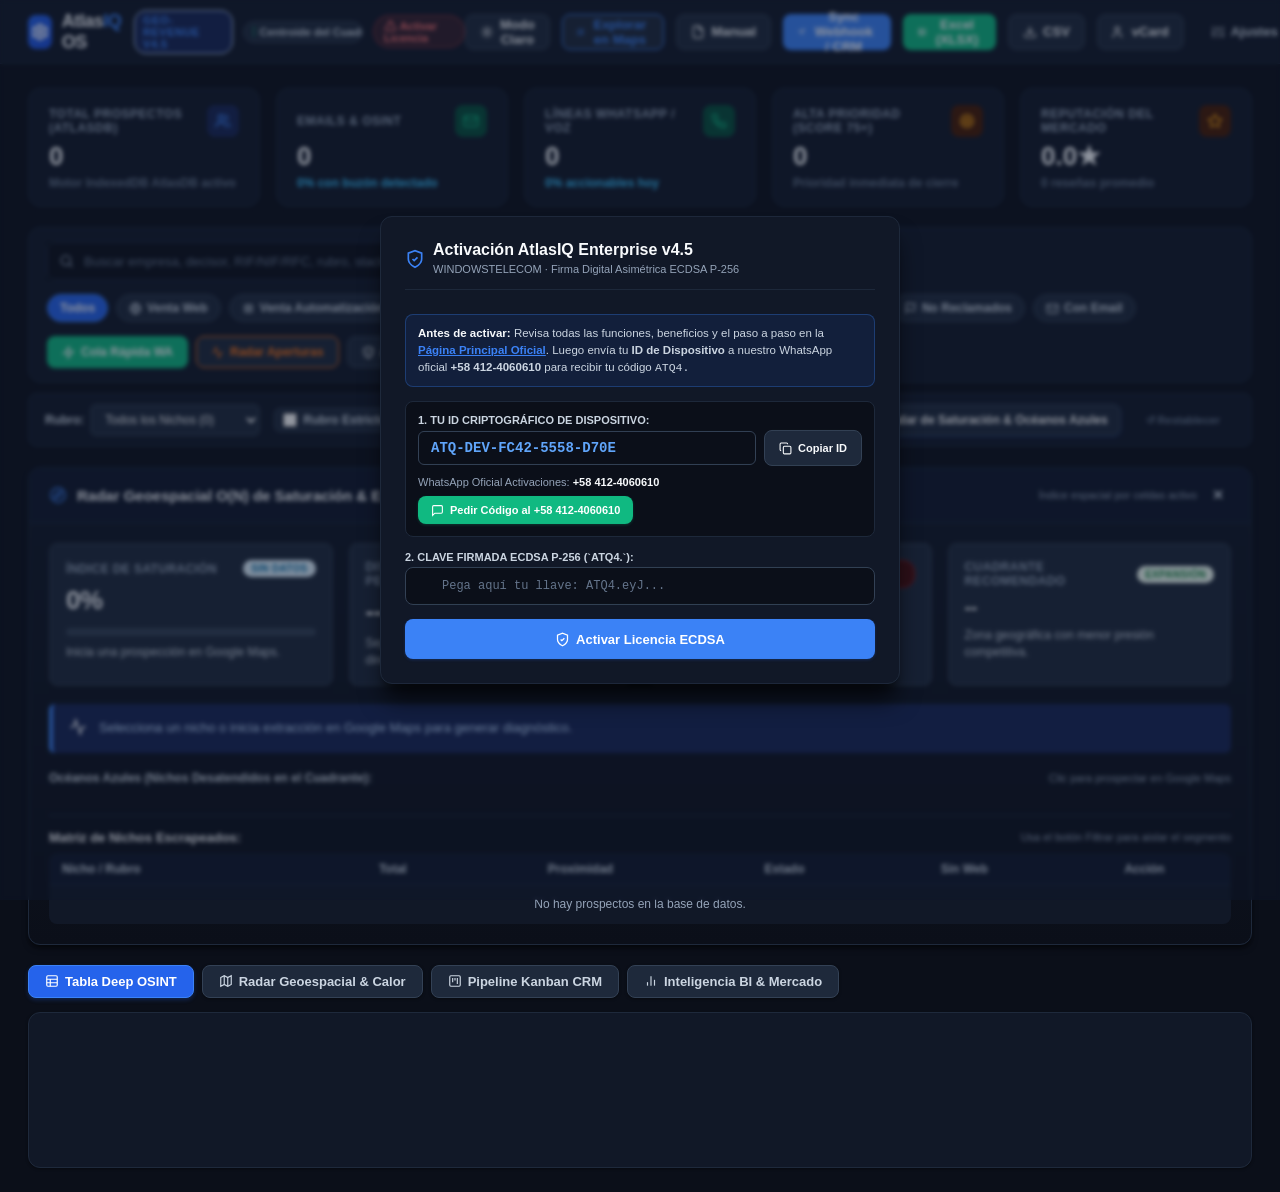
<file: dashboard.html>
<!DOCTYPE html>
<html lang="es">

<head>
    <meta charset="utf-8" />
    <meta name="viewport" content="width=device-width, initial-scale=1.0, maximum-scale=5.0, viewport-fit=cover" />
    <meta name="theme-color" content="#2563eb" />
    <meta name="mobile-web-app-capable" content="yes" />
    <title>AtlasIQ Enterprise v4.0 – Autonomous Geo-Revenue OS & AI CRM</title>
    <script src="js/theme-init.js"></script>
    <link href="lib/tabulator/css/semantic-ui/tabulator_semantic-ui.min.css" rel="stylesheet" />
    <link href="lib/leaflet/leaflet.css" rel="stylesheet" />
    <link href="css/dashboard.css" rel="stylesheet" />
    <script src="lib/jquery-3.1.1.min.js"></script>
    <script src="lib/tabulator/js/tabulator.min.js"></script>
    <script src="lib/xlsx.full.min.js"></script>
    <script src="lib/leaflet/leaflet.js"></script>
    <script src="lib/leaflet/leaflet-heat.js"></script>
    <script src="lib/echarts.min.js"></script>
    <script src="lib/jspdf/jspdf.umd.min.js"></script>
    <script src="js/db.js"></script>
    <script src="js/util.js"></script>
    <script src="js/license.js"></script>
</head>

<body>
    <!-- TOP NAVBAR -->
    <header class="tl-navbar">
        <div class="tl-nav-brand">
            <div class="tl-brand-icon">
                <svg width="18" height="18" viewBox="0 0 24 24" fill="none" stroke="currentColor" stroke-width="2" stroke-linecap="round" stroke-linejoin="round" aria-hidden="true"><polygon points="12 2 21 7 21 17 12 22 3 17 3 7"/><circle cx="12" cy="12" r="3"/><path d="M12 2v7M21 7l-6.4 3.5M21 17l-6.4-3.5M12 22v-7M3 17l6.4-3.5M3 7l6.4 3.5"/></svg>
            </div>
            <div class="tl-brand-title">Atlas<span>IQ</span> OS</div>
            <span class="tl-nav-badge">Geo-Revenue v4.5</span>
            <div class="tl-user-location-badge" id="header-user-location" title="Ubicación geográfica detectada">
                <span class="tl-loc-dot"></span>
                <span id="user-location-text">Detectando ubicación...</span>
            </div>
            <div class="tl-license-badge" id="header-license-badge" title="Haz clic para ver detalles de licencia ECDSA P-256">
                <span id="header-license-text">ECDSA P-256</span>
            </div>
        </div>
        <div class="tl-nav-actions">
            <button id="btn-toggle-theme" class="tl-btn tl-btn-outline" title="Alternar Modo Oscuro / Claro" style="font-weight: 700;">
                <svg width="14" height="14" viewBox="0 0 24 24" fill="none" stroke="currentColor" stroke-width="2" stroke-linecap="round" stroke-linejoin="round"><circle cx="12" cy="12" r="4"/><path d="M12 2v2M12 20v2M4.93 4.93l1.41 1.41M17.66 17.66l1.41 1.41M2 12h2M20 12h2M6.34 17.66l-1.41 1.41M19.07 4.93l-1.41 1.41"/></svg>
                <span>Modo Claro</span>
            </button>
            <button id="btn-open-maps-search" class="tl-btn tl-btn-outline" style="border-color: #3b82f6; color: #3b82f6;" title="Abrir Google Maps para prospectar en esta zona">
                <svg width="14" height="14" viewBox="0 0 24 24" fill="none" stroke="currentColor" stroke-width="2" stroke-linecap="round" stroke-linejoin="round"><polygon points="3 6 9 3 15 6 21 3 21 18 15 21 9 18 3 21"/><line x1="9" y1="3" x2="9" y2="18"/><line x1="15" y1="6" x2="15" y2="21"/></svg>
                <span>Explorar en Maps</span>
            </button>
            <a href="index.html" target="_blank" class="tl-btn tl-btn-outline" style="text-decoration: none;" title="Abrir Guía y Manual Oficial">
                <svg width="14" height="14" viewBox="0 0 24 24" fill="none" stroke="currentColor" stroke-width="2" stroke-linecap="round" stroke-linejoin="round"><path d="M14.5 2H6a2 2 0 0 0-2 2v16a2 2 0 0 0 2 2h12a2 2 0 0 0 2-2V7.5L14.5 2z"/><polyline points="14 2 14 8 20 8"/></svg>
                <span>Manual</span>
            </a>
            <button id="btn-sync-webhook" class="tl-btn tl-btn-primary" title="Enviar prospectos a Zapier / Make / n8n / GoHighLevel / HubSpot">
                <svg width="14" height="14" viewBox="0 0 24 24" fill="none" stroke="currentColor" stroke-width="2" stroke-linecap="round" stroke-linejoin="round"><line x1="22" x2="11" y1="2" y2="13"/><polygon points="22 2 15 22 11 13 2 9 22 2"/></svg>
                <span>Sync Webhook / CRM</span>
            </button>
            <button id="btn-export-xlsx" class="tl-btn tl-btn-success">
                <svg width="14" height="14" viewBox="0 0 24 24" fill="none" stroke="currentColor" stroke-width="2" stroke-linecap="round" stroke-linejoin="round"><rect width="18" height="18" x="3" y="3" rx="2"/><path d="M3 9h18M3 15h18M9 9v12"/></svg>
                <span>Excel (XLSX)</span>
            </button>
            <button id="btn-export-csv" class="tl-btn tl-btn-outline">
                <svg width="14" height="14" viewBox="0 0 24 24" fill="none" stroke="currentColor" stroke-width="2" stroke-linecap="round" stroke-linejoin="round"><path d="M21 15v4a2 2 0 0 1-2 2H5a2 2 0 0 1-2-2v-4"/><polyline points="7 10 12 15 17 10"/><line x1="12" x2="12" y1="15" y2="3"/></svg>
                <span>CSV</span>
            </button>
            <button id="btn-export-vcard" class="tl-btn tl-btn-outline" title="Exportar contactos a la agenda del móvil (.vcf)">
                <svg width="14" height="14" viewBox="0 0 24 24" fill="none" stroke="currentColor" stroke-width="2" stroke-linecap="round" stroke-linejoin="round"><path d="M16 21v-2a4 4 0 0 0-4-4H6a4 4 0 0 0-4 4v2"/><circle cx="9" cy="7" r="4"/></svg>
                <span>vCard</span>
            </button>
            <button id="btn-settings" class="tl-btn tl-btn-ghost" title="Configurar IA, Marca Blanca, Edge Worker y Webhook">
                <svg width="14" height="14" viewBox="0 0 24 24" fill="none" stroke="currentColor" stroke-width="2" stroke-linecap="round" stroke-linejoin="round"><line x1="4" x2="4" y1="21" y2="14"/><line x1="4" x2="4" y1="10" y2="3"/><line x1="12" x2="12" y1="21" y2="12"/><line x1="12" x2="12" y1="8" y2="3"/><line x1="20" x2="20" y1="21" y2="16"/><line x1="20" x2="20" y1="12" y2="3"/><line x1="2" x2="6" y1="14" y2="14"/><line x1="10" x2="14" y1="8" y2="8"/><line x1="18" x2="22" y1="16" y2="16"/></svg>
                <span>Ajustes</span>
            </button>
            <button id="btn-clear-data" class="tl-btn tl-btn-ghost" style="color: #ef4444;" title="Vaciar base de datos IndexedDB">
                <svg width="14" height="14" viewBox="0 0 24 24" fill="none" stroke="currentColor" stroke-width="2" stroke-linecap="round" stroke-linejoin="round"><path d="M3 6h18"/><path d="M19 6v14c0 1-1 2-2 2H7c-1 0-2-1-2-2V6"/><path d="M8 6V4c0-1 1-2 2-2h4c1 0 2 1 2 2v2"/></svg>
                <span>Limpiar</span>
            </button>
        </div>
    </header>

    <!-- MAIN DASHBOARD CONTENT -->
    <main class="tl-main-container">
        <!-- KPI METRICS GRID -->
        <section class="tl-kpi-grid">
            <div class="tl-kpi-card">
                <div class="tl-kpi-header">
                    <span class="tl-kpi-label">Total Prospectos (AtlasDB)</span>
                    <span class="tl-kpi-icon">
                        <svg width="16" height="16" viewBox="0 0 24 24" fill="none" stroke="currentColor" stroke-width="2" stroke-linecap="round" stroke-linejoin="round"><path d="M16 21v-2a4 4 0 0 0-4-4H6a4 4 0 0 0-4 4v2"/><circle cx="9" cy="7" r="4"/><path d="M22 21v-2a4 4 0 0 0-3-3.87"/><path d="M16 3.13a4 4 0 0 1 0 7.75"/></svg>
                    </span>
                </div>
                <div class="tl-kpi-value" id="kpi-total-leads">0</div>
                <div class="tl-kpi-sub">Motor IndexedDB de alta escala</div>
            </div>

            <div class="tl-kpi-card">
                <div class="tl-kpi-header">
                    <span class="tl-kpi-label">Emails &amp; OSINT</span>
                    <span class="tl-kpi-icon emerald">
                        <svg width="16" height="16" viewBox="0 0 24 24" fill="none" stroke="currentColor" stroke-width="2" stroke-linecap="round" stroke-linejoin="round"><rect width="20" height="16" x="2" y="4" rx="2"/><path d="m22 7-8.97 5.7a1.94 1.94 0 0 1-2.06 0L2 7"/></svg>
                    </span>
                </div>
                <div class="tl-kpi-value" id="kpi-total-emails">0</div>
                <div class="tl-kpi-sub highlight" id="kpi-email-pct">0% con buzón detectado</div>
            </div>

            <div class="tl-kpi-card">
                <div class="tl-kpi-header">
                    <span class="tl-kpi-label">Líneas WhatsApp / Voz</span>
                    <span class="tl-kpi-icon emerald">
                        <svg width="16" height="16" viewBox="0 0 24 24" fill="none" stroke="currentColor" stroke-width="2" stroke-linecap="round" stroke-linejoin="round"><path d="M22 16.92v3a2 2 0 0 1-2.18 2 19.79 19.79 0 0 1-8.63-3.07 19.5 19.5 0 0 1-6-6 19.79 19.79 0 0 1-3.07-8.67A2 2 0 0 1 4.11 2h3a2 2 0 0 1 2 1.72c.127.96.361 1.903.7 2.81a2 2 0 0 1-.45 2.11L8.09 9.91a16 16 0 0 0 6 6l1.27-1.27a2 2 0 0 1 2.11-.45c.907.339 1.85.573 2.81.7A2 2 0 0 1 22 16.92z"/></svg>
                    </span>
                </div>
                <div class="tl-kpi-value" id="kpi-total-phones">0</div>
                <div class="tl-kpi-sub highlight" id="kpi-phone-pct">0% accionables hoy</div>
            </div>

            <div class="tl-kpi-card">
                <div class="tl-kpi-header">
                    <span class="tl-kpi-label">Alta Prioridad (Score 75+)</span>
                    <span class="tl-kpi-icon amber">
                        <svg width="16" height="16" viewBox="0 0 24 24" fill="none" stroke="currentColor" stroke-width="2" stroke-linecap="round" stroke-linejoin="round"><circle cx="12" cy="12" r="9.5"/><circle cx="12" cy="12" r="5.5"/><circle cx="12" cy="12" r="1.8"/></svg>
                    </span>
                </div>
                <div class="tl-kpi-value" id="kpi-high-score">0</div>
                <div class="tl-kpi-sub" id="kpi-unclaimed-sub">Prioridad inmediata de cierre</div>
            </div>

            <div class="tl-kpi-card">
                <div class="tl-kpi-header">
                    <span class="tl-kpi-label">Reputación del Mercado</span>
                    <span class="tl-kpi-icon amber">
                        <svg width="16" height="16" viewBox="0 0 24 24" fill="none" stroke="currentColor" stroke-width="2" stroke-linecap="round" stroke-linejoin="round"><polygon points="12 2 15.09 8.26 22 9.27 17 14.14 18.18 21.02 12 17.77 5.82 21.02 7 14.14 2 9.27 8.91 8.26 12 2"/></svg>
                    </span>
                </div>
                <div class="tl-kpi-value" id="kpi-avg-rating">0.0★</div>
                <div class="tl-kpi-sub" id="kpi-avg-reviews">0 reseñas promedio</div>
            </div>
        </section>

        <!-- TOOLBAR & FILTERS -->
        <section class="tl-toolbar">
            <div class="tl-search-box">
                <span class="tl-search-icon">
                    <svg width="15" height="15" viewBox="0 0 24 24" fill="none" stroke="currentColor" stroke-width="2" stroke-linecap="round" stroke-linejoin="round"><circle cx="11" cy="11" r="7.5"/><path d="m21 21-4.3-4.3"/></svg>
                </span>
                <input type="text" id="filter-search" class="tl-search-input" placeholder="Buscar empresa, decisor, RIF/NIF/RFC, rubro, stack, email, quejas..." />
            </div>

            <div class="tl-filter-chips">
                <span class="tl-chip active" data-filter="all">Todos</span>
                <span class="tl-chip" data-filter="sell-web" title="Sin web, Falsa Web (Linktree/IG), caída o móvil lenta">
                    <svg width="13" height="13" viewBox="0 0 24 24" fill="none" stroke="currentColor" stroke-width="2"><circle cx="12" cy="12" r="9.5"/><path d="M2.5 12h19"/><path d="M12 2.5a14.5 14.5 0 0 1 0 19 14.5 14.5 0 0 1 0-19"/></svg>
                    <span>Venta Web</span>
                </span>
                <span class="tl-chip" data-filter="sell-auto" title="Negocios con flujo real operando manual o pagando comisiones">
                    <svg width="13" height="13" viewBox="0 0 24 24" fill="none" stroke="currentColor" stroke-width="2"><rect x="5" y="5" width="14" height="14" rx="2"/><rect x="9" y="9" width="6" height="6" rx="1"/></svg>
                    <span>Venta Automatización</span>
                </span>
                <span class="tl-chip" data-filter="fake-web" title="Usan Linktree, Instagram, Facebook o wa.me como sitio web">
                    <svg width="13" height="13" viewBox="0 0 24 24" fill="none" stroke="currentColor" stroke-width="2"><path d="M10 13a5 5 0 0 0 7.54.54l3-3a5 5 0 0 0-7.07-7.07l-1.72 1.71"/><path d="M14 11a5 5 0 0 0-7.54-.54l-3 3a5 5 0 0 0 7.07 7.07l1.71-1.71"/></svg>
                    <span>Falsa Web (IG/Linktree)</span>
                </span>
                <span class="tl-chip" data-filter="followup-due" title="Abrieron tu link de auditoría o requieren seguimiento Día 3/7">
                    <svg width="13" height="13" viewBox="0 0 24 24" fill="none" stroke="currentColor" stroke-width="2"><circle cx="12" cy="12" r="9.5"/><polyline points="12 6 12 12 16 14"/></svg>
                    <span>Seguimiento / Calientes</span>
                </span>
                <span class="tl-chip" data-filter="ads-active">
                    <svg width="13" height="13" viewBox="0 0 24 24" fill="none" stroke="currentColor" stroke-width="2"><polyline points="22 7 13.5 15.5 8.5 10.5 2 17"/><polyline points="16 7 22 7 22 13"/></svg>
                    <span>Pagan Ads</span>
                </span>
                <span class="tl-chip" data-filter="unclaimed">
                    <svg width="13" height="13" viewBox="0 0 24 24" fill="none" stroke="currentColor" stroke-width="2"><path d="M4 15s1-1 4-1 5 2 8 2 4-1 4-1V3s-1 1-4 1-5-2-8-2-4 1-4 1z"/><line x1="4" x2="4" y1="22" y2="15"/></svg>
                    <span>No Reclamados</span>
                </span>
                <span class="tl-chip" data-filter="has-email">
                    <svg width="13" height="13" viewBox="0 0 24 24" fill="none" stroke="currentColor" stroke-width="2"><rect width="20" height="16" x="2" y="4" rx="2"/><path d="m22 7-8.97 5.7a1.94 1.94 0 0 1-2.06 0L2 7"/></svg>
                    <span>Con Email</span>
                </span>
            </div>

            <div class="tl-toolbar-actions">
                <button id="btn-start-speed-outreach" class="tl-btn tl-btn-success" style="height: 32px; font-size: 12px; font-weight: 700;" title="Iniciar sesión guiada de WhatsApp (Prioriza seguimientos y calientes)">
                    <svg width="13" height="13" viewBox="0 0 24 24" fill="none" stroke="currentColor" stroke-width="2.1"><polygon points="13 2 3 14 12 14 11 22 21 10 12 10 13 2"/></svg>
                    <span>Cola Rápida WA</span>
                </button>
                <button id="btn-refresh-audit-opens" class="tl-btn tl-btn-outline" style="height: 32px; font-size: 12px; border-color: #f97316; color: #f97316; font-weight: 700;" title="Consultar quién acaba de abrir tus links de auditoría en Cloudflare">
                    <svg width="13" height="13" viewBox="0 0 24 24" fill="none" stroke="currentColor" stroke-width="2.1"><polyline points="22 12 18 12 15 21 9 3 6 12 2 12"/></svg>
                    <span>Radar Aperturas</span>
                </button>
                <button id="btn-verify-all-emails" class="tl-btn tl-btn-outline" style="height: 32px; font-size: 12px;" title="Auditar DNS MX + SPF + DMARC en lote ($0 Cloudflare DoH)">
                    <svg width="13" height="13" viewBox="0 0 24 24" fill="none" stroke="currentColor" stroke-width="2"><path d="M12 22s8-4 8-10V5l-8-3-8 3v7c0 6 8 10 8 10z"/><path d="m9 12 2 2 4-4"/></svg>
                    <span>Auditar DNS/DMARC</span>
                </button>
                <button id="btn-export-json" class="tl-btn tl-btn-outline" style="height: 32px; font-size: 12px;" title="Exportar JSON para Agentes MCP o Backups">
                    { } JSON
                </button>
                <button id="btn-import-json" class="tl-btn tl-btn-outline" style="height: 32px; font-size: 12px;" title="Importar archivo JSON de prospectos">
                    <svg width="13" height="13" viewBox="0 0 24 24" fill="none" stroke="currentColor" stroke-width="2"><path d="M21 15v4a2 2 0 0 1-2 2H5a2 2 0 0 1-2-2v-4"/><polyline points="17 8 12 3 7 8"/><line x1="12" x2="12" y1="3" y2="15"/></svg>
                    <span>Importar</span>
                </button>
                <input type="file" id="input-import-json-file" accept=".json" style="display: none;" />
            </div>
        </section>

        <!-- GRANULAR INTELLIGENCE FILTER ROW -->
        <section class="tl-filter-row-secondary">
            <div class="tl-filter-group-left">
                <div style="display: flex; align-items: center; gap: 6px;">
                    <label for="filter-niche" style="font-size: 12px; font-weight: 700; color: var(--text-secondary);">Rubro:</label>
                    <select id="filter-niche" class="tl-select-filter" style="min-width: 170px;">
                        <option value="all" selected>Todos los Nichos (Todos)</option>
                    </select>
                </div>

                <label class="tl-checkbox-label" title="Coincidencia exacta por rubro principal">
                    <input type="checkbox" id="check-strict-niche" />
                    <span>Rubro Estricto</span>
                </label>

                <div style="display: flex; align-items: center; gap: 6px;">
                    <label for="filter-distance" style="font-size: 12px; font-weight: 700; color: var(--text-secondary);">Radio:</label>
                    <select id="filter-distance" class="tl-select-filter">
                        <option value="all" selected>Cualquier distancia</option>
                        <option value="1">&lt; 1 km (Hiper-local)</option>
                        <option value="3">&lt; 3 km (Sector)</option>
                        <option value="5">&lt; 5 km (Comuna/Zona)</option>
                        <option value="10">&lt; 10 km (Ciudad)</option>
                        <option value="25">&lt; 25 km (Metropolitano)</option>
                    </select>
                </div>
            </div>

            <div class="tl-filter-group-right">
                <button id="btn-toggle-saturation" class="tl-btn tl-btn-primary" style="height: 32px; font-size: 12px; padding: 0 12px; background: #1e293b; border-color: #334155;">
                    <svg width="14" height="14" viewBox="0 0 24 24" fill="none" stroke="currentColor" stroke-width="2"><circle cx="12" cy="12" r="9.5"/><polygon points="16.24 7.76 14.12 14.12 7.76 16.24 9.88 9.88 16.24 7.76"/></svg>
                    <span>Radar de Saturación &amp; Océanos Azules</span>
                </button>
                <button id="btn-reset-filters" class="tl-btn tl-btn-ghost" style="height: 32px; font-size: 11px; color: #64748b;">
                    ↺ Restablecer
                </button>
            </div>
        </section>

        <!-- MARKET SATURATION & NICHE INTELLIGENCE RADAR -->
        <section class="tl-saturation-section" id="market-saturation-panel">
            <div class="tl-saturation-header">
                <div class="tl-sat-title-box">
                    <svg width="18" height="18" viewBox="0 0 24 24" fill="none" stroke="#3b82f6" stroke-width="2"><circle cx="12" cy="12" r="9.5"/><polygon points="16.24 7.76 14.12 14.12 7.76 16.24 9.88 9.88 16.24 7.76"/></svg>
                    <div class="tl-sat-title">Radar Geoespacial O(N) de Saturación &amp; Expansión <span class="tl-badge-score tl-score-high" id="sat-target-badge" style="font-size: 10px; margin-left: 6px;">Todos los rubros</span></div>
                </div>
                <div style="display: flex; align-items: center; gap: 8px;">
                    <span style="font-size: 11px; color: var(--text-muted);">Índice espacial por celdas activo</span>
                    <button id="btn-close-saturation" class="tl-btn tl-btn-ghost" style="height: 26px; font-size: 14px; padding: 0 6px;">✕</button>
                </div>
            </div>

            <div class="tl-sat-body">
                <div class="tl-sat-grid">
                    <div class="tl-sat-card">
                        <div class="tl-sat-card-header">
                            <span class="tl-sat-card-label">Índice de Saturación</span>
                            <span class="tl-sat-badge" id="sat-level-badge" style="background: #e0f2fe; color: #0369a1;">Analizando...</span>
                        </div>
                        <div class="tl-sat-val-lg" id="sat-score-val">--%</div>
                        <div class="tl-sat-meter-bar">
                            <div class="tl-sat-meter-fill" id="sat-meter-fill" style="width: 0%; background: #2563eb;"></div>
                        </div>
                        <div class="tl-sat-subtext" id="sat-density-sub">Calculando densidad espacial...</div>
                    </div>

                    <div class="tl-sat-card">
                        <div class="tl-sat-card-header">
                            <span class="tl-sat-card-label">Distancia Peer-to-Peer</span>
                            <span class="tl-sat-badge" style="background: #f1f5f9; color: #334155;">Mismo Rubro</span>
                        </div>
                        <div class="tl-sat-val-lg" id="sat-peer-dist-val">-- m</div>
                        <div class="tl-sat-subtext" id="sat-peer-dist-sub">Separación promedio entre competidores directos.</div>
                    </div>

                    <div class="tl-sat-card">
                        <div class="tl-sat-card-header">
                            <span class="tl-sat-card-label">Vulnerabilidad Digital</span>
                            <span class="tl-sat-badge" style="background: #fef2f2; color: #b91c1c;">Brecha B2B</span>
                        </div>
                        <div class="tl-sat-val-lg" id="sat-vuln-val">--%</div>
                        <div class="tl-sat-subtext" id="sat-vuln-sub">Porcentaje sin web o sin píxeles de conversión.</div>
                    </div>

                    <div class="tl-sat-card">
                        <div class="tl-sat-card-header">
                            <span class="tl-sat-card-label">Cuadrante Recomendado</span>
                            <span class="tl-sat-badge" style="background: #f0fdf4; color: #15803d;">Expansión</span>
                        </div>
                        <div class="tl-sat-val-lg" id="sat-quadrant-val" style="font-size: 20px;">--</div>
                        <div class="tl-sat-subtext" id="sat-quadrant-sub">Zona geográfica con menor presión competitiva.</div>
                    </div>
                </div>

                <div class="tl-sat-advice-box">
                    <span class="tl-sat-advice-icon">
                        <svg width="18" height="18" viewBox="0 0 24 24" fill="none" stroke="currentColor" stroke-width="2"><polyline points="22 12 18 12 15 21 9 3 6 12 2 12"/></svg>
                    </span>
                    <div class="tl-sat-advice-text" id="sat-advice-text">
                        Selecciona un nicho o inicia extracción en Google Maps para generar diagnóstico.
                    </div>
                </div>

                <div>
                    <div style="font-size: 12px; font-weight: 700; color: var(--text-secondary); margin-bottom: 6px; display: flex; align-items: center; justify-content: space-between;">
                        <span>Océanos Azules (Nichos Desatendidos en el Cuadrante):</span>
                        <span style="font-size: 11px; color: var(--text-muted); font-weight: normal;">Clic para prospectar en Google Maps</span>
                    </div>
                    <div class="tl-opportunity-chips" id="sat-opportunity-chips"></div>
                </div>

                <div style="margin-top: 6px; border-top: 1px solid var(--border-color); padding-top: 14px;">
                    <div style="font-size: 13px; font-weight: 800; color: var(--text-primary); margin-bottom: 8px; display: flex; align-items: center; justify-content: space-between;">
                        <span>Matriz de Nichos Escrapeados:</span>
                        <span style="font-size: 11px; color: var(--text-muted); font-weight: normal;">Usa el botón Filtrar para aislar el segmento</span>
                    </div>
                    <div id="sat-niche-breakdown-container" style="overflow-x: auto;">
                        <table style="width: 100%; border-collapse: collapse; font-size: 12px; background: var(--bg-card); border-radius: 8px; overflow: hidden; border: 1px solid var(--border-color);">
                            <thead>
                                <tr style="background: var(--bg-main); text-align: left; color: var(--text-secondary); font-weight: 700; border-bottom: 1px solid var(--border-color);">
                                    <th style="padding: 8px 12px;">Nicho / Rubro</th>
                                    <th style="padding: 8px 12px; text-align: center;">Total</th>
                                    <th style="padding: 8px 12px; text-align: center;">Proximidad</th>
                                    <th style="padding: 8px 12px; text-align: center;">Estado</th>
                                    <th style="padding: 8px 12px; text-align: center;">Sin Web</th>
                                    <th style="padding: 8px 12px; text-align: center;">Acción</th>
                                </tr>
                            </thead>
                            <tbody id="sat-niche-tbody"></tbody>
                        </table>
                    </div>
                </div>
            </div>
        </section>

        <!-- FILTER SAFETY BANNER -->
        <div class="tl-filter-alert-banner" id="filter-reset-banner">
            <div>
                <strong>Filtros activos:</strong> Mostrando <span id="banner-filtered-count">0</span> de <span id="banner-total-count">0</span> prospectos.
            </div>
            <button id="banner-btn-reset" class="tl-btn tl-btn-outline" style="height: 26px; font-size: 11px; padding: 0 10px; border-color: #f59e0b; color: #b45309;">
                Mostrar Todos
            </button>
        </div>

        <!-- VIEW NAVIGATION TABS (4 VIEWS INCLUDING EXECUTIVE BI) -->
        <section class="tl-view-tabs" style="display: flex; gap: 8px; margin-bottom: -6px; flex-wrap: wrap;">
            <button class="tl-view-tab active" id="tab-view-table">
                <svg width="14" height="14" viewBox="0 0 24 24" fill="none" stroke="currentColor" stroke-width="2"><rect width="18" height="18" x="3" y="3" rx="2"/><path d="M3 9h18M3 15h18M9 9v12"/></svg>
                <span>Tabla Deep OSINT</span>
            </button>
            <button class="tl-view-tab" id="tab-view-map">
                <svg width="14" height="14" viewBox="0 0 24 24" fill="none" stroke="currentColor" stroke-width="2"><polygon points="3 6 9 3 15 6 21 3 21 18 15 21 9 18 3 21"/><line x1="9" y1="3" x2="9" y2="18"/><line x1="15" y1="6" x2="15" y2="21"/></svg>
                <span>Radar Geoespacial &amp; Calor</span>
            </button>
            <button class="tl-view-tab" id="tab-view-kanban">
                <svg width="14" height="14" viewBox="0 0 24 24" fill="none" stroke="currentColor" stroke-width="2"><rect width="18" height="18" x="3" y="3" rx="2"/><path d="M8 7v7M12 7v4M16 7v10"/></svg>
                <span>Pipeline Kanban CRM</span>
            </button>
            <button class="tl-view-tab" id="tab-view-analytics">
                <svg width="14" height="14" viewBox="0 0 24 24" fill="none" stroke="currentColor" stroke-width="2"><line x1="18" y1="20" x2="18" y2="10"/><line x1="12" y1="20" x2="12" y2="4"/><line x1="6" y1="20" x2="6" y2="14"/></svg>
                <span>Inteligencia BI &amp; Mercado</span>
            </button>
        </section>

        <!-- VIEW 1: DATA TABLE -->
        <section class="tl-table-card" id="view-section-table">
            <div id="example-table"></div>
        </section>

        <!-- VIEW 2: INTERACTIVE GEOMAP -->
        <section class="tl-map-card" id="view-section-map" style="display: none; background: var(--bg-card); border-radius: var(--radius-lg); border: 1.5px solid var(--border-color); padding: 16px; box-shadow: var(--shadow-md); position: relative;">
            <div style="display: flex; align-items: center; justify-content: space-between; margin-bottom: 12px; flex-wrap: wrap; gap: 10px;">
                <div style="display: flex; align-items: center; gap: 8px;">
                    <svg width="18" height="18" viewBox="0 0 24 24" fill="none" stroke="#3b82f6" stroke-width="2"><polygon points="3 6 9 3 15 6 21 3 21 18 15 21 9 18 3 21"/><line x1="9" y1="3" x2="9" y2="18"/><line x1="15" y1="6" x2="15" y2="21"/></svg>
                    <strong style="font-size: 15px; color: var(--text-primary);">Radar Geoespacial y Concentración Comercial</strong>
                    <span class="tl-badge-score tl-score-high" id="map-counter-badge" style="font-size: 11px;">0 Pines</span>
                </div>
                <div style="display: flex; align-items: center; gap: 12px;">
                    <label class="tl-checkbox-label">
                        <input type="checkbox" id="check-map-heatmap" checked />
                        <span>Mapa de Calor</span>
                    </label>
                    <label class="tl-checkbox-label">
                        <input type="checkbox" id="check-map-markers" checked />
                        <span>Pines Score</span>
                    </label>
                    <button id="btn-map-recenter" class="tl-btn tl-btn-outline" style="height: 30px; font-size: 12px; padding: 0 10px;">
                        <svg width="13" height="13" viewBox="0 0 24 24" fill="none" stroke="currentColor" stroke-width="2"><circle cx="12" cy="12" r="9.5"/><circle cx="12" cy="12" r="2.5"/></svg>
                        <span>Centrar</span>
                    </button>
                </div>
            </div>
            <div id="atlasiq-map" style="height: 600px; width: 100%; border-radius: var(--radius-md); border: 1px solid var(--border-color); z-index: 10;"></div>
        </section>

        <!-- VIEW 3: PIPELINE KANBAN -->
        <section class="tl-kanban-card" id="view-section-kanban" style="display: none; background: var(--bg-card); border-radius: var(--radius-lg); border: 1.5px solid var(--border-color); padding: 18px; box-shadow: var(--shadow-md);">
            <div style="display: flex; align-items: center; justify-content: space-between; margin-bottom: 16px; flex-wrap: wrap; gap: 10px;">
                <div style="display: flex; align-items: center; gap: 8px;">
                    <svg width="18" height="18" viewBox="0 0 24 24" fill="none" stroke="#3b82f6" stroke-width="2"><rect width="18" height="18" x="3" y="3" rx="2"/><path d="M8 7v7M12 7v4M16 7v10"/></svg>
                    <strong style="font-size: 15px; color: var(--text-primary);">Pipeline Ejecutivo de Cierres B2B</strong>
                    <span style="font-size: 12px; color: var(--text-muted);">Arrastra cada tarjeta para actualizar su etapa comercial</span>
                </div>
                <button id="btn-kanban-reset-all" class="tl-btn tl-btn-outline" style="height: 28px; font-size: 11px; color: #64748b;">
                    ↺ Reiniciar Pipeline
                </button>
            </div>

            <div class="tl-kanban-board" id="atlasiq-kanban-board">
                <div class="tl-kanban-col" data-stage="nuevo">
                    <div class="tl-kanban-col-header" style="border-top: 3px solid #3b82f6;">
                        <div style="display: flex; align-items: center; gap: 6px;"><span style="width:8px;height:8px;border-radius:50%;background:#3b82f6;display:inline-block;"></span><span class="tl-kanban-col-title">Nuevo Prospecto</span></div>
                        <span class="tl-kanban-count" id="kanban-count-nuevo">0</span>
                    </div>
                    <div class="tl-kanban-cards-container" id="kanban-cards-nuevo" data-stage="nuevo"></div>
                </div>

                <div class="tl-kanban-col" data-stage="contactado">
                    <div class="tl-kanban-col-header" style="border-top: 3px solid #f59e0b;">
                        <div style="display: flex; align-items: center; gap: 6px;"><span style="width:8px;height:8px;border-radius:50%;background:#f59e0b;display:inline-block;"></span><span class="tl-kanban-col-title">Contactado</span></div>
                        <span class="tl-kanban-count" id="kanban-count-contactado">0</span>
                    </div>
                    <div class="tl-kanban-cards-container" id="kanban-cards-contactado" data-stage="contactado"></div>
                </div>

                <div class="tl-kanban-col" data-stage="negociacion">
                    <div class="tl-kanban-col-header" style="border-top: 3px solid #8b5cf6;">
                        <div style="display: flex; align-items: center; gap: 6px;"><span style="width:8px;height:8px;border-radius:50%;background:#8b5cf6;display:inline-block;"></span><span class="tl-kanban-col-title">En Negociación</span></div>
                        <span class="tl-kanban-count" id="kanban-count-negociacion">0</span>
                    </div>
                    <div class="tl-kanban-cards-container" id="kanban-cards-negociacion" data-stage="negociacion"></div>
                </div>

                <div class="tl-kanban-col" data-stage="ganado">
                    <div class="tl-kanban-col-header" style="border-top: 3px solid #10b981;">
                        <div style="display: flex; align-items: center; gap: 6px;"><span style="width:8px;height:8px;border-radius:50%;background:#10b981;display:inline-block;"></span><span class="tl-kanban-col-title">Cliente Ganado</span></div>
                        <span class="tl-kanban-count" id="kanban-count-ganado">0</span>
                    </div>
                    <div class="tl-kanban-cards-container" id="kanban-cards-ganado" data-stage="ganado"></div>
                </div>

                <div class="tl-kanban-col" data-stage="descartado">
                    <div class="tl-kanban-col-header" style="border-top: 3px solid #ef4444;">
                        <div style="display: flex; align-items: center; gap: 6px;"><span style="width:8px;height:8px;border-radius:50%;background:#ef4444;display:inline-block;"></span><span class="tl-kanban-col-title">Descartado</span></div>
                        <span class="tl-kanban-count" id="kanban-count-descartado">0</span>
                    </div>
                    <div class="tl-kanban-cards-container" id="kanban-cards-descartado" data-stage="descartado"></div>
                </div>
            </div>
        </section>

        <!-- VIEW 4: EXECUTIVE BI ANALYTICS (ECHARTS) -->
        <section class="tl-analytics-card" id="view-section-analytics" style="display: none;">
            <div class="tl-bi-grid">
                <div class="tl-bi-box">
                    <div class="tl-bi-title">Señales de Oportunidad B2B Detectadas</div>
                    <div id="chart-signals" class="tl-echart-canvas"></div>
                </div>
                <div class="tl-bi-box">
                    <div class="tl-bi-title">Penetración de Tech Stack &amp; Píxeles Ads</div>
                    <div id="chart-tech" class="tl-echart-canvas"></div>
                </div>
                <div class="tl-bi-box">
                    <div class="tl-bi-title">Top Nichos: Volumen vs. Brecha Digital (Sin Web)</div>
                    <div id="chart-niches" class="tl-echart-canvas"></div>
                </div>
                <div class="tl-bi-box">
                    <div class="tl-bi-title">Embudo de Conversión Comercial (Pipeline)</div>
                    <div id="chart-funnel" class="tl-echart-canvas"></div>
                </div>
            </div>
        </section>
    </main>

    <!-- 360° DEEP INSPECTOR DRAWER -->
    <div class="tl-drawer-overlay" id="lead-drawer-overlay">
        <aside class="tl-drawer" id="lead-drawer">
            <div class="tl-drawer-header">
                <div>
                    <h2 class="tl-drawer-title" id="drawer-lead-name">Nombre de la Empresa</h2>
                    <div style="display: flex; gap: 6px; align-items: center; margin-top: 4px; flex-wrap: wrap;">
                        <span class="tl-rating-pill" id="drawer-lead-rating">4.8★</span>
                        <span id="drawer-claim-badge"></span>
                        <span id="drawer-price-badge"></span>
                    </div>
                </div>
                <button class="tl-drawer-close" id="drawer-close-btn">&times;</button>
            </div>

            <div class="tl-drawer-body">
                <!-- DUAL SCORE, REVENUE LEAK & OFFER ROUTER CARD -->
                <div class="tl-detail-card" style="border-left: 4px solid #2563eb;">
                    <div class="tl-detail-title" style="justify-content: space-between;">
                        <span style="display:inline-flex;align-items:center;gap:6px;">
                            <svg width="14" height="14" viewBox="0 0 24 24" fill="none" stroke="currentColor" stroke-width="2"><rect x="5" y="5" width="14" height="14" rx="2"/><rect x="9" y="9" width="6" height="6" rx="1"/></svg>
                            <span>Diagnóstico Dual (Web vs. Automatización IA)</span>
                        </span>
                        <button id="btn-audit-pagespeed" class="tl-btn tl-btn-outline" style="height: 24px; font-size: 10.5px; padding: 0 8px;">
                            Auditar PageSpeed
                        </button>
                    </div>
                    <div class="tl-detail-row">
                        <span class="tl-detail-label">Motores de Oportunidad:</span>
                        <div style="display: flex; gap: 6px; align-items: center; flex-wrap: wrap;">
                            <span class="tl-badge-score tl-score-high" id="drawer-web-score" style="width: auto; padding: 0 7px;" title="Score Venta Página Web">Web: 85</span>
                            <span class="tl-badge-score tl-score-med" id="drawer-auto-score" style="width: auto; padding: 0 7px;" title="Score Venta Automatización / Agente IA">Bot IA: 78</span>
                            <span class="tl-badge-score tl-score-high" id="drawer-ai-score" style="display: none;">85</span>
                        </div>
                    </div>
                    <div class="tl-detail-row">
                        <span class="tl-detail-label">Oferta Recomendada:</span>
                        <span class="tl-detail-val" id="drawer-recommended-offer" style="color: #3b82f6; font-weight: 800;">Pack Web + Agente IA 24/7</span>
                    </div>
                    <div class="tl-detail-row">
                        <span class="tl-detail-label">Ticket Sugerido:</span>
                        <span class="tl-detail-val" id="drawer-suggested-ticket" style="font-weight: 700;">$850 setup + $197/mes</span>
                    </div>
                    <div class="tl-detail-row">
                        <span class="tl-detail-label">Fuga Estimada Rubro:</span>
                        <span class="tl-detail-val" id="drawer-revenue-leak" style="color: #ef4444; font-weight: 800;">~$1,450 USD/mes</span>
                    </div>
                    <div class="tl-detail-row">
                        <span class="tl-detail-label">Estado Real Web / Speed:</span>
                        <span class="tl-detail-val" id="drawer-pagespeed-val">Sin auditar</span>
                    </div>
                    <div class="tl-detail-row">
                        <span class="tl-detail-label">Radar Propuesta Cloud:</span>
                        <span class="tl-detail-val" id="drawer-audit-telemetry" style="font-size: 11px;">Sin link publicado</span>
                    </div>
                    <span id="drawer-ai-priority" style="display: none;">Alta</span>
                    <div class="tl-detail-row" style="flex-direction: column; align-items: flex-start; gap: 4px;">
                        <span class="tl-detail-label">Señales Comerciales Detectadas:</span>
                        <div id="drawer-ai-opps" style="margin-top: 4px;"></div>
                    </div>
                </div>

                <!-- TOP 3 QUADRANT COMPETITOR BENCHMARK -->
                <div class="tl-detail-card" style="border-left: 4px solid #f59e0b;">
                    <div class="tl-detail-title" style="justify-content: space-between;">
                        <span style="display:inline-flex;align-items:center;gap:6px;">
                            <svg width="14" height="14" viewBox="0 0 24 24" fill="none" stroke="currentColor" stroke-width="2"><circle cx="12" cy="8" r="6"/><path d="M15.477 12.89 17 22l-5-3-5 3 1.523-9.11"/></svg>
                            <span>Benchmark: Tú vs. Top 3 del Cuadrante</span>
                        </span>
                        <span id="drawer-quadrant-rank" style="font-size: 10.5px; font-weight: 800; color: #f59e0b;">Puesto #--</span>
                    </div>
                    <div id="drawer-top3-list" style="display: flex; flex-direction: column; gap: 6px; font-size: 11.5px; margin-top: 4px;"></div>
                </div>

                <!-- OSINT CORPORATE, FISCAL & CONTACT PROFILE -->
                <div class="tl-detail-card">
                    <div class="tl-detail-title">
                        <svg width="14" height="14" viewBox="0 0 24 24" fill="none" stroke="currentColor" stroke-width="2"><path d="M12 22s8-4 8-10V5l-8-3-8 3v7c0 6 8 10 8 10z"/></svg>
                        <span>Inteligencia Fiscal, Decisor &amp; Contacto</span>
                    </div>
                    <div class="tl-detail-row">
                        <span class="tl-detail-label">Razón Social / Legal:</span>
                        <span class="tl-detail-val" id="drawer-legal-name">-</span>
                    </div>
                    <div class="tl-detail-row">
                        <span class="tl-detail-label">ID Fiscal (NIF/RFC/RIF):</span>
                        <span class="tl-detail-val" id="drawer-tax-id">-</span>
                    </div>
                    <div class="tl-detail-row">
                        <span class="tl-detail-label">Decisor / Ejecutivo:</span>
                        <span class="tl-detail-val" id="drawer-decision-maker">-</span>
                    </div>
                    <div class="tl-detail-row">
                        <span class="tl-detail-label">Rubro / Categorías:</span>
                        <span class="tl-detail-val" id="drawer-category">-</span>
                    </div>
                    <div class="tl-detail-row">
                        <span class="tl-detail-label">Distancia / Vecino:</span>
                        <span class="tl-detail-val" id="drawer-nearest-peer">-</span>
                    </div>
                    <div class="tl-detail-row">
                        <span class="tl-detail-label">Teléfono Directo:</span>
                        <span class="tl-detail-val" id="drawer-phone">-</span>
                    </div>
                    <div class="tl-detail-row">
                        <span class="tl-detail-label">Email &amp; Ciberseguridad:</span>
                        <div style="display: flex; align-items: center; gap: 4px; flex-wrap: wrap; justify-content: flex-end;">
                            <span class="tl-detail-val" id="drawer-email">-</span>
                            <span id="drawer-email-mx"></span>
                        </div>
                    </div>
                    <div class="tl-detail-row">
                        <span class="tl-detail-label">Sitio Web:</span>
                        <span class="tl-detail-val"><a href="#" id="drawer-website" target="_blank">-</a></span>
                    </div>
                    <div class="tl-detail-row">
                        <span class="tl-detail-label">Reservas / Delivery:</span>
                        <span class="tl-detail-val" id="drawer-booking">-</span>
                    </div>
                    <div class="tl-detail-row">
                        <span class="tl-detail-label">Horario / Estado:</span>
                        <span class="tl-detail-val" id="drawer-hours" style="max-width: 62%;">-</span>
                    </div>
                    <div class="tl-detail-row">
                        <span class="tl-detail-label">Dirección:</span>
                        <span class="tl-detail-val" id="drawer-address" style="max-width: 62%;">-</span>
                    </div>
                </div>

                <!-- SOCIAL, TECH STACK & 1-CLICK AD SPY -->
                <div class="tl-detail-card">
                    <div class="tl-detail-title">
                        <svg width="14" height="14" viewBox="0 0 24 24" fill="none" stroke="currentColor" stroke-width="2"><circle cx="12" cy="12" r="9.5"/><path d="M2.5 12h19"/></svg>
                        <span>Stack, Bots IA, RRSS &amp; Espía de Anuncios</span>
                    </div>
                    <div class="tl-detail-row">
                        <span class="tl-detail-label">Tecnologías &amp; Bots:</span>
                        <span class="tl-detail-val" id="drawer-tech" style="max-width: 65%;">-</span>
                    </div>
                    <div class="tl-detail-row">
                        <span class="tl-detail-label">Redes Sociales:</span>
                        <div id="drawer-socials" style="display: flex; gap: 6px; flex-wrap: wrap;"></div>
                    </div>
                    <div class="tl-detail-row" style="padding-top: 6px;">
                        <span class="tl-detail-label">Espiar Anuncios:</span>
                        <div style="display: flex; gap: 6px; flex-wrap: wrap;">
                            <a href="#" target="_blank" rel="noopener noreferrer" id="btn-spy-meta-ads" class="tl-btn tl-btn-outline" style="height: 24px; font-size: 10.5px; padding: 0 8px; text-decoration: none;">Meta Ad Library ↗</a>
                            <a href="#" target="_blank" rel="noopener noreferrer" id="btn-spy-google-ads" class="tl-btn tl-btn-outline" style="height: 24px; font-size: 10.5px; padding: 0 8px; text-decoration: none;">Google Ads ↗</a>
                        </div>
                    </div>
                </div>

                <!-- OMNICHANNEL CADENCE SEQUENCER, LIVE DEMO & GEMINI 2.5 AI -->
                <div class="tl-detail-card">
                    <div class="tl-detail-title">
                        <svg width="14" height="14" viewBox="0 0 24 24" fill="none" stroke="currentColor" stroke-width="2"><polygon points="13 2 3 14 12 14 11 22 21 10 12 10 13 2"/></svg>
                        <span>Cadencia Comercial (Día 1→7), Demo IA &amp; Gemini 2.5</span>
                    </div>
                    <div class="tl-pitch-tabs" style="flex-wrap: wrap;">
                        <button class="tl-pitch-tab active" data-channel="whatsapp">WA Día 1</button>
                        <button class="tl-pitch-tab" data-channel="followup">Día 3 (Demo)</button>
                        <button class="tl-pitch-tab" data-channel="closing">Día 7 (Cierre)</button>
                        <button class="tl-pitch-tab" data-channel="email">Email ROI</button>
                        <button class="tl-pitch-tab" data-channel="call">Llamada 30s</button>
                        <button class="tl-pitch-tab" data-channel="gemini" style="background: linear-gradient(135deg, #eff6ff, #dbeafe); color: #1e40af; border: 1px solid #bfdbfe;">Gemini 2.5 IA</button>
                    </div>
                    <div class="tl-pitch-box" id="drawer-pitch-text">Cargando secuencia...</div>
                    <div id="gemini-controls" style="display: none; margin-top: 8px;">
                        <button class="tl-btn tl-btn-primary" id="btn-ai-generate-pitch" style="width: 100%;">
                            Ejecutar Estrategia Profunda con Gemini 2.5 / Nano IA
                        </button>
                    </div>
                    <div style="display: flex; gap: 8px; margin-top: 8px;" id="standard-pitch-actions">
                        <button class="tl-btn tl-btn-primary" id="btn-copy-pitch" style="flex: 1;">
                            Copiar Guión
                        </button>
                        <a href="#" target="_blank" class="tl-btn tl-btn-success" id="btn-send-wa" style="flex: 1;">
                            Enviar WhatsApp
                        </a>
                    </div>
                    <button id="btn-open-live-demo" class="tl-btn tl-btn-primary" style="width: 100%; margin-top: 8px; background: linear-gradient(135deg, #059669, #0284c7); border: none; font-weight: 800; font-size: 12px;">
                        <svg width="14" height="14" viewBox="0 0 24 24" fill="none" stroke="currentColor" stroke-width="2"><polygon points="12 2 2 7 12 12 22 7 12 2"/><polyline points="2 17 12 22 22 17"/><polyline points="2 12 12 17 22 12"/></svg>
                        <span>Ver Demo Pre-Construida (Web + Recepcionista IA 24/7)</span>
                    </button>
                    <div style="display: grid; grid-template-columns: 1fr 1fr; gap: 8px; margin-top: 8px;">
                        <button id="btn-download-pdf-audit" class="tl-btn tl-btn-outline" style="font-weight: 700; font-size: 11.5px;">
                            <svg width="13" height="13" viewBox="0 0 24 24" fill="none" stroke="currentColor" stroke-width="2"><path d="M14.5 2H6a2 2 0 0 0-2 2v16a2 2 0 0 0 2 2h12a2 2 0 0 0 2-2V7.5L14.5 2z"/><polyline points="14 2 14 8 20 8"/></svg>
                            <span>PDF Marca Blanca</span>
                        </button>
                        <button id="btn-publish-cloud-audit" class="tl-btn tl-btn-outline" style="font-weight: 700; font-size: 11.5px; border-color: #3b82f6; color: #3b82f6;" title="Publica micrositio con Demo + Tracking de apertura en tiempo real">
                            <svg width="13" height="13" viewBox="0 0 24 24" fill="none" stroke="currentColor" stroke-width="2"><circle cx="12" cy="12" r="9.5"/><path d="M2.5 12h19"/></svg>
                            <span>Link + Demo Cloud</span>
                        </button>
                    </div>
                </div>
            </div>
        </aside>
    </div>

    <!-- ENTERPRISE SETTINGS & WHITE-LABEL MODAL -->
    <div class="tl-modal" id="settings-modal" style="width: 560px; max-width: 95vw;">
        <h3 style="font-size: 16px; font-weight: 800; color: var(--text-primary); margin-bottom: 10px; display: flex; align-items: center; gap: 8px;">
            <svg width="18" height="18" viewBox="0 0 24 24" fill="none" stroke="#3b82f6" stroke-width="2"><line x1="4" x2="4" y1="21" y2="14"/><line x1="4" x2="4" y1="10" y2="3"/><line x1="12" x2="12" y1="21" y2="12"/><line x1="12" x2="12" y1="8" y2="3"/><line x1="20" x2="20" y1="21" y2="16"/><line x1="20" x2="20" y1="12" y2="3"/><line x1="2" x2="6" y1="14" y2="14"/><line x1="10" x2="14" y1="8" y2="8"/><line x1="18" x2="22" y1="16" y2="16"/></svg>
            <span>Configuración Enterprise v4.5 &amp; Marca Blanca</span>
        </h3>

        <div style="display: flex; flex-direction: column; gap: 10px; max-height: 70vh; overflow-y: auto; padding-right: 4px;">
            <div>
                <label style="font-size: 11.5px; font-weight: 700; color: var(--text-secondary); display: block; margin-bottom: 4px;">
                    Google Gemini API Key (Modelo `gemini-2.5-flash` con cabecera segura):
                </label>
                <input type="password" id="setting-gemini-key" class="tl-search-input" placeholder="AIzaSy... (Opcional si usas Chrome Gemini Nano local)" />
            </div>

            <div>
                <label style="font-size: 11.5px; font-weight: 700; color: var(--text-secondary); display: block; margin-bottom: 4px;">
                    URL de Webhook Omnicanal (n8n / Make / Zapier / GoHighLevel / HubSpot):
                </label>
                <input type="url" id="setting-webhook-url" class="tl-search-input" placeholder="https://hook.eu1.make.com/..." />
            </div>

            <div>
                <label style="font-size: 11.5px; font-weight: 700; color: var(--text-secondary); display: block; margin-bottom: 4px;">
                    URL Cloudflare Edge Worker (Licencias en vivo + Micrositios de Auditoría con Tracking):
                </label>
                <input type="url" id="setting-edge-worker-url" class="tl-search-input" placeholder="https://atlasiq-edge.tu-dominio.workers.dev" />
            </div>

            <hr style="border: none; border-top: 1px solid var(--border-color); margin: 4px 0;" />
            <strong style="font-size: 12px; color: var(--primary);">Personalización Marca Blanca (PDFs y Micrositios para Clientes):</strong>

            <div style="display: grid; grid-template-columns: 1fr 1fr; gap: 8px;">
                <div>
                    <label style="font-size: 11px; font-weight: 600; color: var(--text-secondary);">Nombre de tu Agencia / Firma:</label>
                    <input type="text" id="setting-agency-name" class="tl-search-input" placeholder="WINDOWSTELECOM" />
                </div>
                <div>
                    <label style="font-size: 11px; font-weight: 600; color: var(--text-secondary);">Consultor / Director:</label>
                    <input type="text" id="setting-consultant-name" class="tl-search-input" placeholder="Joseph Castillo – CEO" />
                </div>
            </div>

            <div style="display: grid; grid-template-columns: 1fr 1fr; gap: 8px;">
                <div>
                    <label style="font-size: 11px; font-weight: 600; color: var(--text-secondary);">Dominio Web en Pie de Página:</label>
                    <input type="text" id="setting-agency-web" class="tl-search-input" placeholder="windowstelecom.com" />
                </div>
                <div>
                    <label style="font-size: 11px; font-weight: 600; color: var(--text-secondary);">Link WhatsApp CTA Micrositio:</label>
                    <input type="url" id="setting-agency-wa" class="tl-search-input" placeholder="https://wa.me/584124060610" />
                </div>
            </div>
        </div>

        <div style="display: flex; justify-content: flex-end; gap: 10px; margin-top: 16px;">
            <button class="tl-btn tl-btn-outline" id="btn-modal-cancel">Cancelar</button>
            <button class="tl-btn tl-btn-primary" id="btn-modal-save">Guardar Configuración</button>
        </div>
    </div>

    <!-- SPEED OUTREACH MODAL -->
    <div class="tl-modal" id="speed-outreach-modal" style="width: 560px; max-width: 95vw;">
        <div style="display: flex; align-items: center; justify-content: space-between; border-bottom: 1px solid var(--border-color); padding-bottom: 10px;">
            <div style="display: flex; align-items: center; gap: 8px;">
                <svg width="18" height="18" viewBox="0 0 24 24" fill="none" stroke="#10b981" stroke-width="2.1"><polygon points="13 2 3 14 12 14 11 22 21 10 12 10 13 2"/></svg>
                <h3 style="font-size: 16px; font-weight: 800; color: var(--text-primary);">Cola de Prospección Rápida de WhatsApp</h3>
            </div>
            <span class="tl-badge-score tl-score-high" id="speed-queue-counter" style="width: auto; padding: 0 8px;">0 / 0</span>
        </div>

        <div style="display: flex; flex-direction: column; gap: 12px; margin-top: 6px;">
            <div style="background: var(--bg-main); border: 1px solid var(--border-color); border-radius: 8px; padding: 12px;">
                <div style="display: flex; align-items: flex-start; justify-content: space-between;">
                    <div>
                        <h4 id="speed-lead-name" style="font-size: 15px; font-weight: 800; color: var(--text-primary);">Empresa</h4>
                        <div id="speed-lead-meta" style="font-size: 11px; color: var(--text-muted); margin-top: 2px;">Categoría · Distancia</div>
                    </div>
                    <span id="speed-lead-score" class="tl-badge-score tl-score-high">85</span>
                </div>
                <div style="margin-top: 8px; font-size: 12px; color: var(--text-secondary);">
                    Teléfono: <strong id="speed-lead-phone" style="color: var(--text-primary);">-</strong>
                </div>
            </div>

            <div>
                <label style="font-size: 12px; font-weight: 700; color: var(--text-secondary); display: block; margin-bottom: 4px;">
                    Mensaje Hiper-Personalizado:
                </label>
                <div class="tl-pitch-box" id="speed-pitch-box" style="max-height: 150px; font-size: 12px;"></div>
            </div>

            <div class="tl-sat-meter-bar" style="height: 6px;">
                <div class="tl-sat-meter-fill" id="speed-progress-fill" style="width: 0%; background: var(--success);"></div>
            </div>

            <div style="display: flex; justify-content: space-between; align-items: center; margin-top: 4px;">
                <button id="btn-speed-close" class="tl-btn tl-btn-ghost" style="font-size: 12px;">Cerrar</button>
                <div style="display: flex; gap: 8px;">
                    <button id="btn-speed-skip" class="tl-btn tl-btn-outline" style="font-size: 12px;">Saltar »</button>
                    <button id="btn-speed-send-next" class="tl-btn tl-btn-success" style="font-size: 12px; padding: 0 16px;">
                        Abrir WhatsApp y Avanzar ➔
                    </button>
                </div>
            </div>
        </div>
    </div>

    <!-- ASYMMETRIC ECDSA P-256 LICENSE MODAL (CLEAN SINGLE INSTANCE) -->
    <div class="tl-modal" id="license-modal" style="width: 520px; max-width: 95vw;">
        <div style="display: flex; align-items: center; justify-content: space-between; border-bottom: 1px solid var(--border-color); padding-bottom: 12px;">
            <div style="display: flex; align-items: center; gap: 8px;">
                <svg width="20" height="20" viewBox="0 0 24 24" fill="none" stroke="#3b82f6" stroke-width="2"><path d="M12 22s8-4 8-10V5l-8-3-8 3v7c0 6 8 10 8 10z"/><path d="m9 12 2 2 4-4"/></svg>
                <div>
                    <h3 style="font-size: 16px; font-weight: 800; color: var(--text-primary);">Activación AtlasIQ Enterprise v4.5</h3>
                    <small style="color: var(--text-muted); font-size: 11px;">WINDOWSTELECOM · Firma Digital Asimétrica ECDSA P-256</small>
                </div>
            </div>
            <button class="tl-btn tl-btn-ghost" id="btn-close-license-modal" style="font-size: 14px; height: 26px; padding: 0 6px;">✕</button>
        </div>

        <div style="display: flex; flex-direction: column; gap: 14px; margin-top: 8px;">
            <div style="background: rgba(37, 99, 235, 0.1); border: 1px solid rgba(59, 130, 246, 0.3); border-radius: 8px; padding: 10px 12px; font-size: 11.5px; color: var(--text-secondary); line-height: 1.48;">
                <strong style="color: var(--text-primary);">Antes de activar:</strong> Revisa todas las funciones, beneficios y el paso a paso en la <a href="index.html" target="_blank" style="color: #3b82f6; font-weight: 800; text-decoration: underline;">Página Principal Oficial</a>. Luego envía tu <strong>ID de Dispositivo</strong> a nuestro WhatsApp oficial <strong>+58 412-4060610</strong> para recibir tu código <code>ATQ4.</code>
            </div>

            <div style="background: var(--bg-main); border: 1px solid var(--border-color); border-radius: 8px; padding: 12px;">
                <label style="font-size: 11px; font-weight: 700; color: var(--text-secondary); text-transform: uppercase; display: block; margin-bottom: 4px;">
                    1. Tu ID Criptográfico de Dispositivo:
                </label>
                <div style="display: flex; gap: 8px; align-items: center;">
                    <div id="license-modal-device-id" style="flex: 1; font-family: monospace; font-size: 14px; font-weight: 800; background: var(--bg-card); border: 1px solid var(--border-color); border-radius: 6px; padding: 8px 12px; color: #3b82f6; user-select: all;">
                        Cargando...
                    </div>
                    <button class="tl-btn tl-btn-outline" id="btn-copy-device-id" style="height: 36px; font-size: 11px; white-space: nowrap;">
                        <svg width="13" height="13" viewBox="0 0 24 24" fill="none" stroke="currentColor" stroke-width="2"><rect width="14" height="14" x="8" y="8" rx="2" ry="2"/><path d="M4 16c-1.1 0-2-.9-2-2V4c0-1.1.9-2 2-2h10c1.1 0 2 .9 2 2"/></svg>
                        <span>Copiar ID</span>
                    </button>
                </div>
                <div style="display: flex; align-items: center; justify-content: space-between; margin-top: 10px; gap: 8px; flex-wrap: wrap;">
                    <span style="font-size: 11px; color: var(--text-muted);">WhatsApp Oficial Activaciones: <strong style="color: var(--text-primary);">+58 412-4060610</strong></span>
                    <a href="https://wa.me/584124060610" target="_blank" rel="noopener noreferrer" id="link-whatsapp-license" class="tl-btn tl-btn-success" style="height: 28px; font-size: 11px; padding: 0 12px; text-decoration: none; font-weight: 800;">
                        <svg width="13" height="13" viewBox="0 0 24 24" fill="none" stroke="currentColor" stroke-width="2"><path d="M21 15a2 2 0 0 1-2 2H7l-4 4V5a2 2 0 0 1 2-2h14a2 2 0 0 1 2 2z"/></svg>
                        <span>Pedir Código al +58 412-4060610</span>
                    </a>
                </div>
            </div>

            <div>
                <label style="font-size: 11px; font-weight: 700; color: var(--text-secondary); text-transform: uppercase; display: block; margin-bottom: 4px;">
                    2. Clave Firmada ECDSA P-256 (`ATQ4.`):
                </label>
                <input type="text" id="input-license-key" class="tl-search-input" placeholder="Pega aquí tu llave: ATQ4.eyJ..." style="font-family: monospace; font-size: 12px; height: 38px;" />
            </div>

            <div id="license-alert-msg" class="tl-license-alert" style="display: none;"></div>

            <button class="tl-btn tl-btn-primary" id="btn-submit-license" style="height: 40px; font-size: 13px; font-weight: 800;">
                <svg width="15" height="15" viewBox="0 0 24 24" fill="none" stroke="currentColor" stroke-width="2"><path d="M12 22s8-4 8-10V5l-8-3-8 3v7c0 6 8 10 8 10z"/><path d="m9 12 2 2 4-4"/></svg>
                <span>Activar Licencia ECDSA</span>
            </button>
        </div>
    </div>

    <!-- INTERACTIVE CLIENT WEBSITE + 24/7 AI BOT SIMULATOR MODAL -->
    <div class="tl-modal" id="client-demo-modal" style="width: 820px; max-width: 96vw;">
        <div style="display: flex; align-items: center; justify-content: space-between; border-bottom: 1px solid var(--border-color); padding-bottom: 10px; gap: 8px; flex-wrap: wrap;">
            <div style="display: flex; align-items: center; gap: 8px;">
                <svg width="20" height="20" viewBox="0 0 24 24" fill="none" stroke="#10b981" stroke-width="2"><polygon points="12 2 2 7 12 12 22 7 12 2"/><polyline points="2 17 12 22 22 17"/><polyline points="2 12 12 17 22 12"/></svg>
                <div>
                    <h3 id="demo-modal-title" style="font-size: 15.5px; font-weight: 800; color: var(--text-primary); margin: 0;">Prototipo en Vivo: Web + Recepcionista IA 24/7</h3>
                    <small id="demo-modal-subtitle" style="color: var(--text-muted); font-size: 11px;">Muéstralo en videollamada o descárgalo en 1 archivo para enviarlo por WhatsApp</small>
                </div>
            </div>
            <button class="tl-btn tl-btn-ghost" id="btn-close-demo-modal" style="font-size: 15px; height: 28px; padding: 0 8px;">✕</button>
        </div>

        <div style="display: grid; grid-template-columns: 1.12fr 0.88fr; gap: 14px; margin-top: 12px; align-items: stretch;">
            <!-- Left: Custom Niche Website Hero Preview -->
            <div style="background: linear-gradient(145deg, #0b1120, #111827); border: 1px solid #1e293b; border-radius: 12px; padding: 18px; color: #f8fafc; display: flex; flex-direction: column; justify-content: space-between;">
                <div>
                    <div style="display: flex; align-items: center; justify-content: space-between; gap: 6px; margin-bottom: 12px;">
                        <span id="demo-site-pill" style="background: rgba(59,130,246,0.18); border: 1px solid rgba(59,130,246,0.4); color: #93c5fd; font-size: 10.5px; font-weight: 700; padding: 3px 9px; border-radius: 99px;">★ 4.9 · Rubro</span>
                        <span id="demo-leak-pill" style="background: rgba(16,185,129,0.16); color: #6ee7b7; font-size: 10.5px; font-weight: 800; padding: 3px 9px; border-radius: 99px;">Recupera ~$1,450/mes</span>
                    </div>
                    <h4 id="demo-site-headline" style="font-size: 19px; font-weight: 900; line-height: 1.22; color: #ffffff; margin: 0 0 8px 0;">Empresa</h4>
                    <p id="demo-site-desc" style="font-size: 12px; color: #94a3b8; line-height: 1.45; margin: 0 0 14px 0;">Web móvil ultra-rápida conectada con Agente IA 24/7.</p>
                </div>
                <div>
                    <div style="display: grid; grid-template-columns: repeat(3, 1fr); gap: 8px; margin-bottom: 12px;">
                        <div style="background: #0f172a; border: 1px solid #1e293b; border-radius: 8px; padding: 8px; text-align: center;">
                            <strong style="display: block; color: #38bdf8; font-size: 13px;">&lt; 1.1s</strong>
                            <span style="font-size: 10px; color: #94a3b8;">Carga Móvil</span>
                        </div>
                        <div style="background: #0f172a; border: 1px solid #1e293b; border-radius: 8px; padding: 8px; text-align: center;">
                            <strong style="display: block; color: #34d399; font-size: 13px;">24/7 IA</strong>
                            <span style="font-size: 10px; color: #94a3b8;">Cero Espera</span>
                        </div>
                        <div style="background: #0f172a; border: 1px solid #1e293b; border-radius: 8px; padding: 8px; text-align: center;">
                            <strong style="display: block; color: #fbbf24; font-size: 13px;">0% Comis.</strong>
                            <span style="font-size: 10px; color: #94a3b8;">Canal Propio</span>
                        </div>
                    </div>
                    <div id="demo-bot-role-box" style="background: rgba(37,99,235,0.12); border: 1px solid rgba(59,130,246,0.3); border-radius: 8px; padding: 8px 10px; font-size: 11px; color: #bfdbfe; font-weight: 600;">
                        Rol IA activo
                    </div>
                </div>
            </div>

            <!-- Right: Live Interactive 24/7 AI Receptionist Chat -->
            <div style="background: #0f172a; border: 1.5px solid #10b981; border-radius: 12px; overflow: hidden; display: flex; flex-direction: column;">
                <div style="background: linear-gradient(135deg, #065f46, #047857); padding: 10px 12px; color: #ffffff; display: flex; justify-content: space-between; align-items: center;">
                    <div>
                        <strong id="demo-bot-header-name" style="font-size: 12.5px; display: block;">Recepcionista IA 24/7</strong>
                        <span style="font-size: 10px; color: #a7f3d0;">● Respondiendo en &lt;10 seg por WhatsApp</span>
                    </div>
                    <span style="font-size: 9.5px; font-weight: 800; background: rgba(0,0,0,0.28); padding: 2px 7px; border-radius: 99px;">SIMULACIÓN</span>
                </div>
                <div id="demo-chat-messages" style="padding: 12px; height: 215px; overflow-y: auto; display: flex; flex-direction: column; gap: 8px; background: #090d16; font-size: 12px;"></div>
                <div style="padding: 8px 10px; background: #0f172a; border-top: 1px solid #1e293b; display: flex; gap: 5px; flex-wrap: wrap;" id="demo-quick-chips">
                    <button type="button" class="tl-btn tl-btn-outline btn-demo-sim-msg" data-sim="book" style="height: 24px; font-size: 10.5px; padding: 0 8px;">Agendar Cita</button>
                    <button type="button" class="tl-btn tl-btn-outline btn-demo-sim-msg" data-sim="price" style="height: 24px; font-size: 10.5px; padding: 0 8px;">Consultar Tarifas</button>
                    <button type="button" class="tl-btn tl-btn-outline btn-demo-sim-msg" data-sim="night" style="height: 24px; font-size: 10.5px; padding: 0 8px;">Consulta 11:00 PM</button>
                </div>
            </div>
        </div>

        <div style="display: flex; justify-content: space-between; align-items: center; gap: 10px; margin-top: 14px; flex-wrap: wrap;">
            <button type="button" class="tl-btn tl-btn-ghost" id="btn-demo-close-bottom" style="font-size: 12px;">Cerrar</button>
            <div style="display: flex; gap: 8px; flex-wrap: wrap;">
                <button type="button" class="tl-btn tl-btn-outline" id="btn-demo-publish-cloud" style="font-size: 12px; border-color: #3b82f6; color: #3b82f6; font-weight: 700;">
                    <svg width="13" height="13" viewBox="0 0 24 24" fill="none" stroke="currentColor" stroke-width="2"><circle cx="12" cy="12" r="9.5"/><path d="M2.5 12h19"/></svg>
                    <span>Generar Link con Tracking</span>
                </button>
                <button type="button" class="tl-btn tl-btn-success" id="btn-demo-download-html" style="font-size: 12px; font-weight: 800;">
                    <svg width="13" height="13" viewBox="0 0 24 24" fill="none" stroke="currentColor" stroke-width="2"><path d="M21 15v4a2 2 0 0 1-2 2H5a2 2 0 0 1-2-2v-4"/><polyline points="7 10 12 15 17 10"/><line x1="12" x2="12" y1="15" y2="3"/></svg>
                    <span>Descargar Demo (.html) para Enviar al Cliente</span>
                </button>
            </div>
        </div>
    </div>

    <!-- MODAL BACKDROP -->
    <div class="tl-modal-backdrop" id="tl-modal-backdrop"></div>

    <script src="js/dashboard.js"></script>
</body>

</html>
</file>
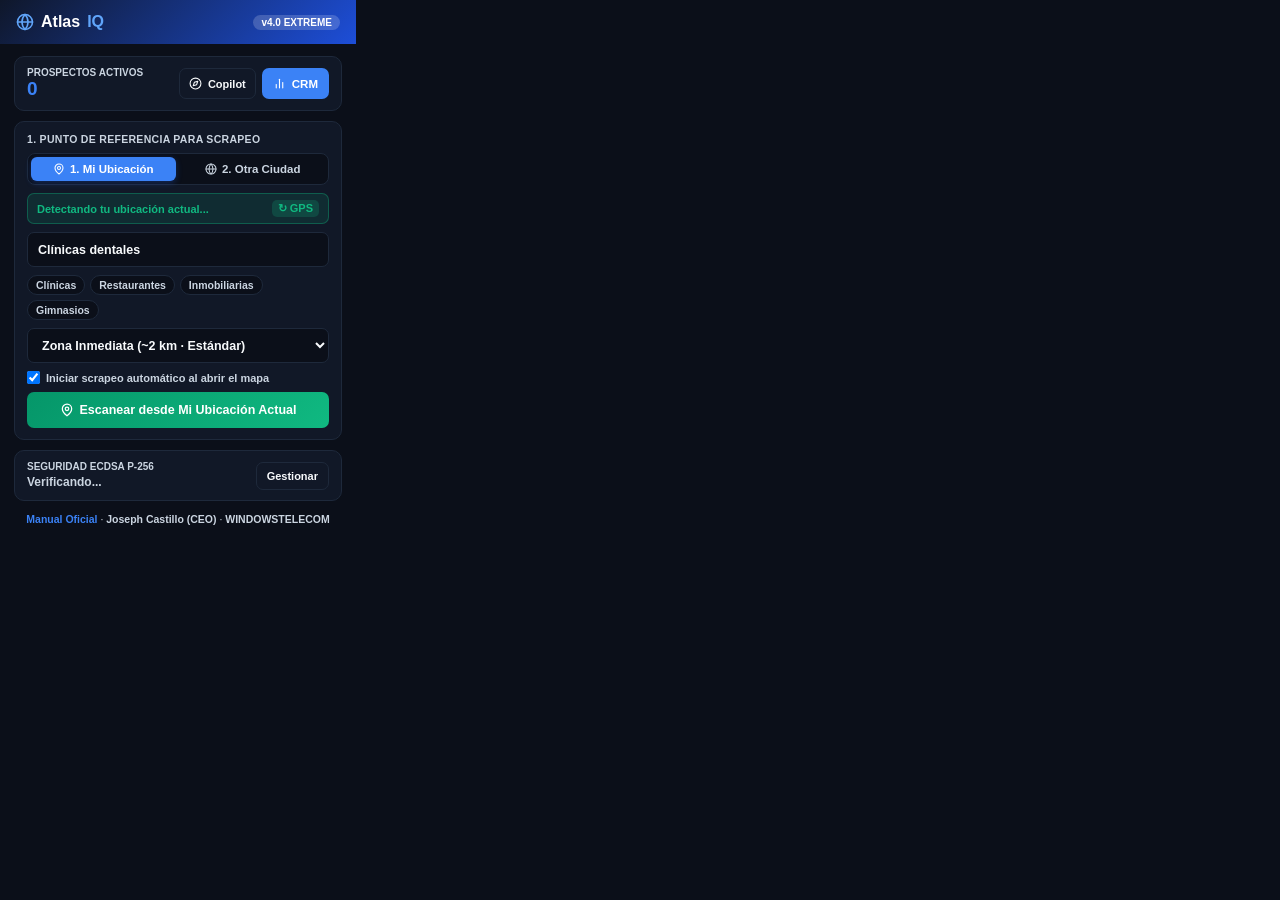
<file: popup.html>
<!DOCTYPE html>
<html lang="es">
<head>
    <meta charset="utf-8" />
    <meta name="viewport" content="width=device-width, initial-scale=1.0" />
    <title>AtlasIQ Enterprise v4.0</title>
    <script src="js/theme-init.js"></script>
    <style>
        :root {
            --primary: #2563eb;
            --primary-hover: #1d4ed8;
            --bg: #f8fafc;
            --card-bg: #ffffff;
            --text-main: #0f172a;
            --text-sub: #64748b;
            --border: #e2e8f0;
            --success: #10b981;
        }
        [data-theme="dark"] {
            --primary: #3b82f6;
            --primary-hover: #60a5fa;
            --bg: #0b0f19;
            --card-bg: #111827;
            --text-main: #f8fafc;
            --text-sub: #cbd5e1;
            --border: #1e293b;
            --success: #10b981;
        }
        * { box-sizing: border-box; margin: 0; padding: 0; }
        body {
            width: 356px;
            font-family: -apple-system, BlinkMacSystemFont, "Segoe UI", Roboto, sans-serif;
            background: var(--bg);
            color: var(--text-main);
        }
        .header {
            background: linear-gradient(135deg, #0f172a 0%, #1d4ed8 100%);
            padding: 13px 16px;
            display: flex;
            align-items: center;
            justify-content: space-between;
        }
        .brand { font-size: 16px; font-weight: 800; color: #fff; display: flex; align-items: center; gap: 7px; }
        .brand span { color: #60a5fa; }
        .badge { font-size: 10px; font-weight: 800; background: rgba(255,255,255,0.18); color: #fff; padding: 2px 8px; border-radius: 99px; }
        .body { padding: 12px 14px; display: flex; flex-direction: column; gap: 10px; }
        .stats-card {
            background: var(--card-bg);
            border: 1px solid var(--border);
            border-radius: 10px;
            padding: 10px 12px;
            display: flex;
            align-items: center;
            justify-content: space-between;
            gap: 8px;
        }
        .stats-label { font-size: 10px; font-weight: 700; color: var(--text-sub); text-transform: uppercase; }
        .stats-count { font-size: 19px; font-weight: 800; color: var(--primary); }
        .card {
            background: var(--card-bg);
            border: 1px solid var(--border);
            border-radius: 10px;
            padding: 11px 12px;
            display: flex;
            flex-direction: column;
            gap: 8px;
        }
        .card-title { font-size: 10.5px; font-weight: 800; color: var(--text-sub); text-transform: uppercase; letter-spacing: 0.3px; }
        .mode-tabs {
            display: grid;
            grid-template-columns: 1fr 1fr;
            gap: 5px;
            background: var(--bg);
            padding: 3px;
            border-radius: 8px;
            border: 1px solid var(--border);
        }
        .mode-tab {
            border: none;
            border-radius: 6px;
            padding: 6px 8px;
            font-size: 11.5px;
            font-weight: 800;
            cursor: pointer;
            background: transparent;
            color: var(--text-sub);
            transition: all 0.15s;
            display: inline-flex;
            align-items: center;
            justify-content: center;
            gap: 5px;
        }
        .mode-tab.active {
            background: var(--primary);
            color: #ffffff;
            box-shadow: 0 2px 6px rgba(37, 99, 235, 0.3);
        }
        .gps-strip {
            display: flex;
            align-items: center;
            justify-content: space-between;
            gap: 6px;
            padding: 6px 9px;
            border-radius: 7px;
            background: rgba(16, 185, 129, 0.12);
            border: 1px solid rgba(16, 185, 129, 0.35);
            font-size: 11px;
            font-weight: 700;
            color: var(--success);
        }
        .gps-refresh {
            border: none;
            background: rgba(16, 185, 129, 0.2);
            color: var(--success);
            border-radius: 5px;
            padding: 2px 6px;
            font-size: 11px;
            font-weight: 800;
            cursor: pointer;
        }
        .input, .select {
            width: 100%;
            height: 35px;
            border: 1px solid var(--border);
            border-radius: 7px;
            padding: 0 10px;
            font-size: 12.5px;
            font-weight: 600;
            color: var(--text-main);
            background: var(--bg);
            outline: none;
        }
        .chips { display: flex; flex-wrap: wrap; gap: 5px; }
        .chip {
            font-size: 10.5px;
            font-weight: 700;
            background: var(--bg);
            color: var(--text-sub);
            padding: 3px 8px;
            border-radius: 12px;
            cursor: pointer;
            border: 1px solid var(--border);
        }
        .chip:hover { border-color: var(--primary); color: var(--primary); }
        .auto-row {
            display: flex;
            align-items: center;
            gap: 6px;
            font-size: 11px;
            font-weight: 600;
            color: var(--text-sub);
            cursor: pointer;
        }
        .btn {
            width: 100%;
            height: 36px;
            border: none;
            border-radius: 7px;
            font-size: 12.5px;
            font-weight: 800;
            color: #fff;
            cursor: pointer;
            display: flex;
            align-items: center;
            justify-content: center;
            gap: 6px;
            text-decoration: none;
        }
        .btn-primary { background: var(--primary); }
        .btn-success { background: linear-gradient(135deg, #059669, #10b981); }
        .btn-outline { background: transparent; color: var(--text-main); border: 1px solid var(--border); }
        .footer { padding: 0 14px 12px; text-align: center; font-size: 10.5px; color: var(--text-sub); }
    </style>
</head>
<body>
    <div class="header">
        <div class="brand">
            <svg width="18" height="18" viewBox="0 0 24 24" fill="none" stroke="#60a5fa" stroke-width="2.1" stroke-linecap="round" stroke-linejoin="round"><circle cx="12" cy="12" r="10"/><path d="M12 2a14.5 14.5 0 0 0 0 20 14.5 14.5 0 0 0 0-20"/><path d="M2 12h20"/></svg>
            Atlas<span>IQ</span>
        </div>
        <span class="badge">v4.0 EXTREME</span>
    </div>

    <div class="body">
        <div class="stats-card">
            <div>
                <div class="stats-label">Prospectos Activos</div>
                <div class="stats-count" id="stored-leads-count">0</div>
            </div>
            <div style="display:flex;gap:6px;">
                <button id="open-sidepanel-btn" class="btn btn-outline" style="width:auto;height:31px;padding:0 9px;font-size:11px;" title="Abrir Copilot lateral">
                    <svg width="13" height="13" viewBox="0 0 24 24" fill="none" stroke="currentColor" stroke-width="2" stroke-linecap="round" stroke-linejoin="round"><circle cx="12" cy="12" r="10"/><polygon points="16.24 7.76 14.12 14.12 7.76 16.24 9.88 9.88 16.24 7.76"/></svg>
                    Copilot
                </button>
                <button id="open-crm-btn" class="btn btn-primary" style="width:auto;height:31px;padding:0 11px;font-size:11.5px;">
                    <svg width="13" height="13" viewBox="0 0 24 24" fill="none" stroke="currentColor" stroke-width="2" stroke-linecap="round" stroke-linejoin="round"><line x1="18" y1="20" x2="18" y2="10"/><line x1="12" y1="20" x2="12" y2="4"/><line x1="6" y1="20" x2="6" y2="14"/></svg>
                    CRM
                </button>
            </div>
        </div>

        <div class="card">
            <div class="card-title">1. Punto de Referencia para Scrapeo</div>
            <div class="mode-tabs">
                <button type="button" class="mode-tab active" id="mode-gps-btn">
                    <svg width="12" height="12" viewBox="0 0 24 24" fill="none" stroke="currentColor" stroke-width="2.1" stroke-linecap="round" stroke-linejoin="round"><path d="M20 10c0 6-8 12-8 12s-8-6-8-12a8 8 0 0 1 16 0Z"/><circle cx="12" cy="10" r="3"/></svg>
                    1. Mi Ubicación
                </button>
                <button type="button" class="mode-tab" id="mode-city-btn">
                    <svg width="12" height="12" viewBox="0 0 24 24" fill="none" stroke="currentColor" stroke-width="2.1" stroke-linecap="round" stroke-linejoin="round"><circle cx="12" cy="12" r="10"/><path d="M12 2a14.5 14.5 0 0 0 0 20 14.5 14.5 0 0 0 0-20"/><path d="M2 12h20"/></svg>
                    2. Otra Ciudad
                </button>
            </div>

            <div class="gps-strip" id="gps-status-strip">
                <span id="gps-status-text" style="display:inline-flex;align-items:center;gap:5px;">Detectando tu ubicación actual...</span>
                <button type="button" class="gps-refresh" id="btn-refresh-gps" title="Actualizar GPS exacto">↻ GPS</button>
            </div>

            <input type="text" id="query-input" class="input" placeholder="¿Qué buscas cerca de ti? Ej: Clínicas dentales" value="Clínicas dentales" />

            <div class="chips">
                <span class="chip" data-niche="Clínicas dentales">Clínicas</span>
                <span class="chip" data-niche="Restaurantes">Restaurantes</span>
                <span class="chip" data-niche="Inmobiliarias">Inmobiliarias</span>
                <span class="chip" data-niche="Gimnasios">Gimnasios</span>
            </div>

            <select id="popup-grid-select" class="select">
                <option value="single" data-zoom="15" selected>Zona Inmediata (~2 km · Estándar)</option>
                <option value="2x2" data-zoom="14">Radio Urbano (~5 km · Malla 2×2)</option>
                <option value="3x3" data-zoom="13">Radio Ciudad (~10 km · Malla H3 3×3)</option>
                <option value="4x4" data-zoom="13">Radio Metropolitano (~16 km · Malla 4×4)</option>
            </select>

            <label class="auto-row">
                <input type="checkbox" id="popup-autostart" checked />
                <span>Iniciar scrapeo automático al abrir el mapa</span>
            </label>

            <button id="search-btn" class="btn btn-success">
                <svg width="14" height="14" viewBox="0 0 24 24" fill="none" stroke="currentColor" stroke-width="2.1" stroke-linecap="round" stroke-linejoin="round"><path d="M20 10c0 6-8 12-8 12s-8-6-8-12a8 8 0 0 1 16 0Z"/><circle cx="12" cy="10" r="3"/></svg>
                Escanear desde Mi Ubicación Actual
            </button>
        </div>

        <div class="stats-card" id="popup-license-card">
            <div>
                <div class="stats-label">Seguridad ECDSA P-256</div>
                <div id="popup-license-status" style="font-size: 12px; font-weight: 800; color: var(--text-sub); display: inline-flex; align-items: center; gap: 5px;">Verificando...</div>
            </div>
            <button id="btn-popup-license-open" class="btn btn-outline" style="width: auto; height: 28px; padding: 0 10px; font-size: 11px;">
                Gestionar
            </button>
        </div>
    </div>

    <div class="footer">
        <a href="index.html" target="_blank" style="color: var(--primary); text-decoration: none; font-weight: 700;">Manual Oficial</a> ·
        <strong>Joseph Castillo (CEO)</strong> · <strong>WINDOWSTELECOM</strong>
    </div>

    <script src="js/util.js"></script>
    <script src="js/license.js"></script>
    <script src="js/popup.js"></script>
</body>
</html>
</file>
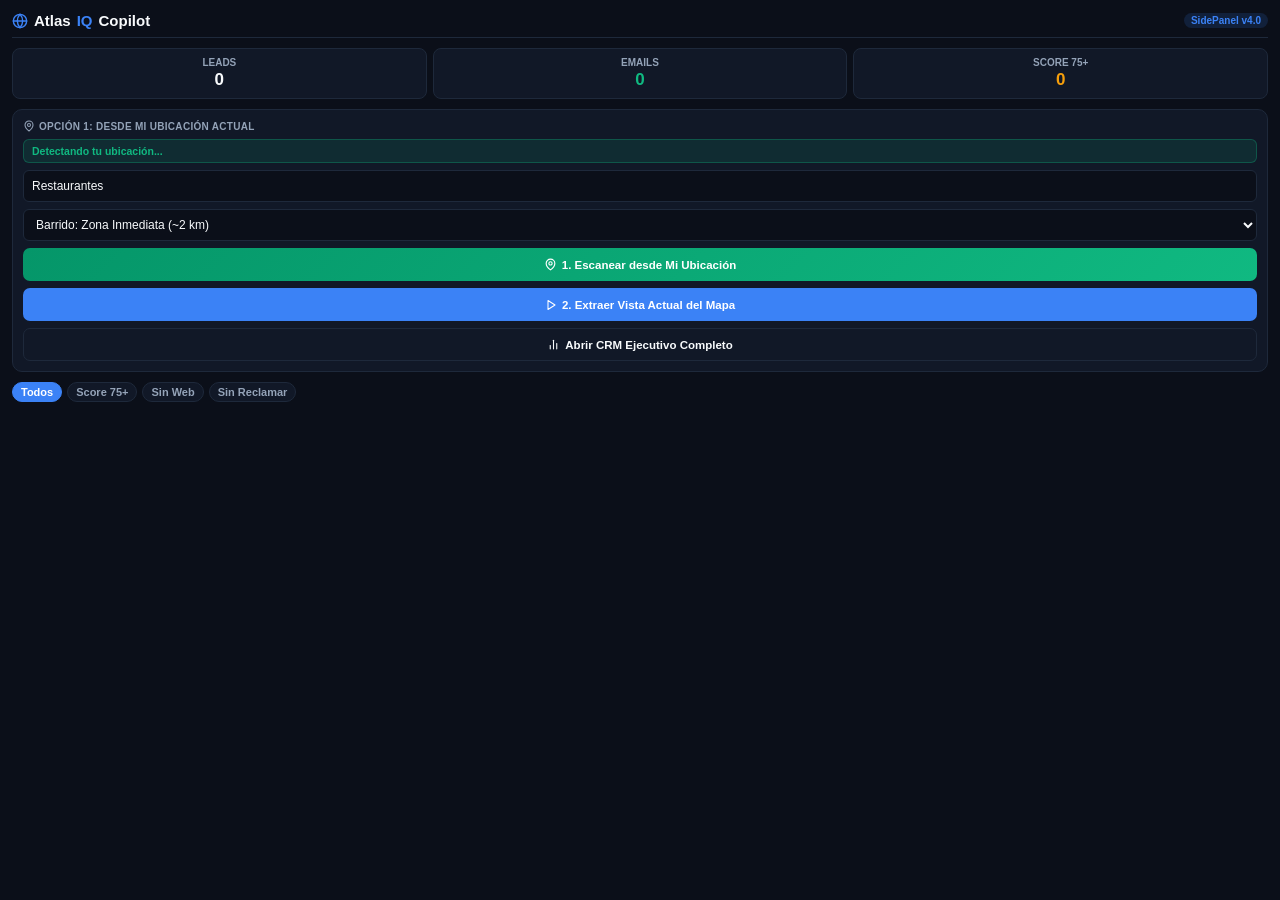
<file: sidepanel.html>
<!DOCTYPE html>
<html lang="es">
<head>
    <meta charset="utf-8" />
    <meta name="viewport" content="width=device-width, initial-scale=1.0" />
    <title>AtlasIQ SidePanel Copilot</title>
    <script src="js/theme-init.js"></script>
    <style>
        :root {
            --bg: #f8fafc;
            --card: #ffffff;
            --border: #e2e8f0;
            --text: #0f172a;
            --sub: #64748b;
            --primary: #2563eb;
            --success: #10b981;
            --warn: #f59e0b;
        }
        [data-theme="dark"] {
            --bg: #0b0f19;
            --card: #111827;
            --border: #1e293b;
            --text: #f8fafc;
            --sub: #94a3b8;
            --primary: #3b82f6;
            --success: #10b981;
            --warn: #f59e0b;
        }
        * { box-sizing: border-box; margin: 0; padding: 0; font-family: -apple-system, BlinkMacSystemFont, "Segoe UI", Roboto, sans-serif; }
        body { background: var(--bg); color: var(--text); padding: 12px; display: flex; flex-direction: column; gap: 10px; min-height: 100vh; }
        .top { display: flex; align-items: center; justify-content: space-between; padding-bottom: 8px; border-bottom: 1px solid var(--border); }
        .brand { font-size: 15px; font-weight: 800; display: flex; align-items: center; gap: 6px; }
        .brand span { color: var(--primary); }
        .tag { font-size: 10px; font-weight: 800; background: rgba(59,130,246,0.15); color: var(--primary); padding: 2px 7px; border-radius: 99px; }
        .kpis { display: grid; grid-template-columns: repeat(3, 1fr); gap: 6px; }
        .kpi { background: var(--card); border: 1px solid var(--border); border-radius: 8px; padding: 8px; text-align: center; }
        .kpi-lbl { font-size: 10px; color: var(--sub); font-weight: 700; text-transform: uppercase; }
        .kpi-val { font-size: 17px; font-weight: 800; margin-top: 2px; }
        .panel { background: var(--card); border: 1px solid var(--border); border-radius: 10px; padding: 10px; display: flex; flex-direction: column; gap: 7px; }
        .panel-lbl { font-size: 10px; font-weight: 800; color: var(--sub); text-transform: uppercase; letter-spacing: 0.3px; }
        .gps-pill { font-size: 10.5px; font-weight: 700; color: var(--success); background: rgba(16,185,129,0.12); border: 1px solid rgba(16,185,129,0.3); padding: 5px 8px; border-radius: 6px; display: flex; justify-content: space-between; align-items: center; }
        .row { display: flex; gap: 6px; align-items: center; }
        input, select { flex: 1; height: 32px; border-radius: 6px; border: 1px solid var(--border); background: var(--bg); color: var(--text); font-size: 12px; padding: 0 8px; outline: none; }
        .btn { height: 33px; border-radius: 7px; border: none; font-size: 11.5px; font-weight: 800; cursor: pointer; display: flex; align-items: center; justify-content: center; gap: 5px; color: #fff; text-decoration: none; padding: 0 10px; }
        .btn-blue { background: var(--primary); width: 100%; }
        .btn-green { background: linear-gradient(135deg, #059669, #10b981); width: 100%; }
        .btn-outline { background: transparent; color: var(--text); border: 1px solid var(--border); width: 100%; }
        .btn-red { background: #ef4444; width: 100%; display: none; }
        .chips { display: flex; gap: 5px; flex-wrap: wrap; }
        .chip { font-size: 11px; font-weight: 600; padding: 3px 8px; border-radius: 99px; border: 1px solid var(--border); background: var(--card); color: var(--sub); cursor: pointer; display: inline-flex; align-items: center; gap: 4px; }
        .chip.active { background: var(--primary); color: #fff; border-color: var(--primary); }
        .feed { display: flex; flex-direction: column; gap: 7px; overflow-y: auto; flex: 1; }
        .lead-item { background: var(--card); border: 1px solid var(--border); border-radius: 9px; padding: 9px 10px; display: flex; flex-direction: column; gap: 4px; }
        .lead-top { display: flex; justify-content: space-between; align-items: flex-start; gap: 6px; }
        .lead-name { font-size: 12.5px; font-weight: 800; line-height: 1.3; }
        .score-pill { font-size: 10px; font-weight: 800; padding: 2px 6px; border-radius: 6px; background: rgba(16,185,129,0.15); color: var(--success); }
        .lead-meta { font-size: 11px; color: var(--sub); }
        .lead-badges { display: flex; gap: 4px; flex-wrap: wrap; margin-top: 2px; }
        .mini-badge { font-size: 9.5px; font-weight: 700; padding: 1px 5px; border-radius: 4px; background: rgba(245,158,11,0.15); color: var(--warn); }
        .lead-actions { display: flex; gap: 6px; margin-top: 4px; }
        .mini-btn { flex: 1; height: 25px; border-radius: 5px; border: 1px solid var(--border); background: var(--bg); color: var(--text); font-size: 10.5px; font-weight: 700; cursor: pointer; text-decoration: none; display: flex; align-items: center; justify-content: center; gap: 4px; }
        .mini-btn.wa { background: rgba(16,185,129,0.15); color: var(--success); border-color: rgba(16,185,129,0.35); }
    </style>
</head>
<body>
    <div class="top">
        <div class="brand">
            <svg width="16" height="16" viewBox="0 0 24 24" fill="none" stroke="currentColor" stroke-width="2.1" stroke-linecap="round" stroke-linejoin="round" style="color: var(--primary);"><circle cx="12" cy="12" r="10"/><path d="M12 2a14.5 14.5 0 0 0 0 20 14.5 14.5 0 0 0 0-20"/><path d="M2 12h20"/></svg>
            Atlas<span>IQ</span> Copilot
        </div>
        <span class="tag">SidePanel v4.0</span>
    </div>

    <div class="kpis">
        <div class="kpi">
            <div class="kpi-lbl">Leads</div>
            <div class="kpi-val" id="sp-total">0</div>
        </div>
        <div class="kpi">
            <div class="kpi-lbl">Emails</div>
            <div class="kpi-val" id="sp-emails" style="color: var(--success);">0</div>
        </div>
        <div class="kpi">
            <div class="kpi-lbl">Score 75+</div>
            <div class="kpi-val" id="sp-hot" style="color: var(--warn);">0</div>
        </div>
    </div>

    <div class="panel">
        <div class="panel-lbl" style="display:flex;align-items:center;gap:4px;">
            <svg width="12" height="12" viewBox="0 0 24 24" fill="none" stroke="currentColor" stroke-width="2.1" stroke-linecap="round" stroke-linejoin="round"><path d="M20 10c0 6-8 12-8 12s-8-6-8-12a8 8 0 0 1 16 0Z"/><circle cx="12" cy="10" r="3"/></svg>
            Opción 1: Desde Mi Ubicación Actual
        </div>
        <div class="gps-pill">
            <span id="sp-gps-label" style="display:inline-flex;align-items:center;gap:4px;">Detectando tu ubicación...</span>
        </div>
        <div class="row">
            <input type="text" id="sp-niche" placeholder="¿Qué negocio buscas? Ej: Clínicas" value="Restaurantes" />
        </div>
        <div class="row">
            <select id="sp-grid">
                <option value="single">Barrido: Zona Inmediata (~2 km)</option>
                <option value="2x2">Barrido: Malla 2×2 (~5 km)</option>
                <option value="3x3">Barrido: Malla H3 3×3 (~10 km)</option>
                <option value="4x4">Barrido: Malla 4×4 (~16 km)</option>
            </select>
        </div>
        <button class="btn btn-green" id="sp-btn-gps-start">
            <svg width="13" height="13" viewBox="0 0 24 24" fill="none" stroke="currentColor" stroke-width="2.1" stroke-linecap="round" stroke-linejoin="round"><path d="M20 10c0 6-8 12-8 12s-8-6-8-12a8 8 0 0 1 16 0Z"/><circle cx="12" cy="10" r="3"/></svg>
            1. Escanear desde Mi Ubicación
        </button>
        <button class="btn btn-blue" id="sp-btn-start">
            <svg width="12" height="12" viewBox="0 0 24 24" fill="none" stroke="currentColor" stroke-width="2.1" stroke-linecap="round" stroke-linejoin="round"><polygon points="6 3 20 12 6 21 6 3"/></svg>
            2. Extraer Vista Actual del Mapa
        </button>
        <button class="btn btn-red" id="sp-btn-stop">
            <svg width="12" height="12" viewBox="0 0 24 24" fill="none" stroke="currentColor" stroke-width="2.1" stroke-linecap="round" stroke-linejoin="round"><rect width="16" height="16" x="4" y="4" rx="2"/></svg>
            Detener Extracción
        </button>
        <button class="btn btn-outline" id="sp-btn-crm">
            <svg width="13" height="13" viewBox="0 0 24 24" fill="none" stroke="currentColor" stroke-width="2" stroke-linecap="round" stroke-linejoin="round"><line x1="18" y1="20" x2="18" y2="10"/><line x1="12" y1="20" x2="12" y2="4"/><line x1="6" y1="20" x2="6" y2="14"/></svg>
            Abrir CRM Ejecutivo Completo
        </button>
    </div>

    <div class="chips">
        <span class="chip active" data-flt="all">Todos</span>
        <span class="chip" data-flt="hot">Score 75+</span>
        <span class="chip" data-flt="noweb">Sin Web</span>
        <span class="chip" data-flt="unclaimed">Sin Reclamar</span>
    </div>

    <div class="feed" id="sp-feed"></div>

    <script src="js/util.js"></script>
    <script src="js/sidepanel.js"></script>
</body>
</html>
</file>
<file: lib/leaflet/leaflet.css>
/* required styles */

.leaflet-pane,
.leaflet-tile,
.leaflet-marker-icon,
.leaflet-marker-shadow,
.leaflet-tile-container,
.leaflet-pane > svg,
.leaflet-pane > canvas,
.leaflet-zoom-box,
.leaflet-image-layer,
.leaflet-layer {
	position: absolute;
	left: 0;
	top: 0;
	}
.leaflet-container {
	overflow: hidden;
	}
.leaflet-tile,
.leaflet-marker-icon,
.leaflet-marker-shadow {
	-webkit-user-select: none;
	   -moz-user-select: none;
	        user-select: none;
	  -webkit-user-drag: none;
	}
/* Prevents IE11 from highlighting tiles in blue */
.leaflet-tile::selection {
	background: transparent;
}
/* Safari renders non-retina tile on retina better with this, but Chrome is worse */
.leaflet-safari .leaflet-tile {
	image-rendering: -webkit-optimize-contrast;
	}
/* hack that prevents hw layers "stretching" when loading new tiles */
.leaflet-safari .leaflet-tile-container {
	width: 1600px;
	height: 1600px;
	-webkit-transform-origin: 0 0;
	}
.leaflet-marker-icon,
.leaflet-marker-shadow {
	display: block;
	}
/* .leaflet-container svg: reset svg max-width decleration shipped in Joomla! (joomla.org) 3.x */
/* .leaflet-container img: map is broken in FF if you have max-width: 100% on tiles */
.leaflet-container .leaflet-overlay-pane svg {
	max-width: none !important;
	max-height: none !important;
	}
.leaflet-container .leaflet-marker-pane img,
.leaflet-container .leaflet-shadow-pane img,
.leaflet-container .leaflet-tile-pane img,
.leaflet-container img.leaflet-image-layer,
.leaflet-container .leaflet-tile {
	max-width: none !important;
	max-height: none !important;
	width: auto;
	padding: 0;
	}

.leaflet-container img.leaflet-tile {
	/* See: https://bugs.chromium.org/p/chromium/issues/detail?id=600120 */
	mix-blend-mode: plus-lighter;
}

.leaflet-container.leaflet-touch-zoom {
	-ms-touch-action: pan-x pan-y;
	touch-action: pan-x pan-y;
	}
.leaflet-container.leaflet-touch-drag {
	-ms-touch-action: pinch-zoom;
	/* Fallback for FF which doesn't support pinch-zoom */
	touch-action: none;
	touch-action: pinch-zoom;
}
.leaflet-container.leaflet-touch-drag.leaflet-touch-zoom {
	-ms-touch-action: none;
	touch-action: none;
}
.leaflet-container {
	-webkit-tap-highlight-color: transparent;
}
.leaflet-container a {
	-webkit-tap-highlight-color: rgba(51, 181, 229, 0.4);
}
.leaflet-tile {
	filter: inherit;
	visibility: hidden;
	}
.leaflet-tile-loaded {
	visibility: inherit;
	}
.leaflet-zoom-box {
	width: 0;
	height: 0;
	-moz-box-sizing: border-box;
	     box-sizing: border-box;
	z-index: 800;
	}
/* workaround for https://bugzilla.mozilla.org/show_bug.cgi?id=888319 */
.leaflet-overlay-pane svg {
	-moz-user-select: none;
	}

.leaflet-pane         { z-index: 400; }

.leaflet-tile-pane    { z-index: 200; }
.leaflet-overlay-pane { z-index: 400; }
.leaflet-shadow-pane  { z-index: 500; }
.leaflet-marker-pane  { z-index: 600; }
.leaflet-tooltip-pane   { z-index: 650; }
.leaflet-popup-pane   { z-index: 700; }

.leaflet-map-pane canvas { z-index: 100; }
.leaflet-map-pane svg    { z-index: 200; }

.leaflet-vml-shape {
	width: 1px;
	height: 1px;
	}
.lvml {
	behavior: url(#default#VML);
	display: inline-block;
	position: absolute;
	}


/* control positioning */

.leaflet-control {
	position: relative;
	z-index: 800;
	pointer-events: visiblePainted; /* IE 9-10 doesn't have auto */
	pointer-events: auto;
	}
.leaflet-top,
.leaflet-bottom {
	position: absolute;
	z-index: 1000;
	pointer-events: none;
	}
.leaflet-top {
	top: 0;
	}
.leaflet-right {
	right: 0;
	}
.leaflet-bottom {
	bottom: 0;
	}
.leaflet-left {
	left: 0;
	}
.leaflet-control {
	float: left;
	clear: both;
	}
.leaflet-right .leaflet-control {
	float: right;
	}
.leaflet-top .leaflet-control {
	margin-top: 10px;
	}
.leaflet-bottom .leaflet-control {
	margin-bottom: 10px;
	}
.leaflet-left .leaflet-control {
	margin-left: 10px;
	}
.leaflet-right .leaflet-control {
	margin-right: 10px;
	}


/* zoom and fade animations */

.leaflet-fade-anim .leaflet-popup {
	opacity: 0;
	-webkit-transition: opacity 0.2s linear;
	   -moz-transition: opacity 0.2s linear;
	        transition: opacity 0.2s linear;
	}
.leaflet-fade-anim .leaflet-map-pane .leaflet-popup {
	opacity: 1;
	}
.leaflet-zoom-animated {
	-webkit-transform-origin: 0 0;
	    -ms-transform-origin: 0 0;
	        transform-origin: 0 0;
	}
svg.leaflet-zoom-animated {
	will-change: transform;
}

.leaflet-zoom-anim .leaflet-zoom-animated {
	-webkit-transition: -webkit-transform 0.25s cubic-bezier(0,0,0.25,1);
	   -moz-transition:    -moz-transform 0.25s cubic-bezier(0,0,0.25,1);
	        transition:         transform 0.25s cubic-bezier(0,0,0.25,1);
	}
.leaflet-zoom-anim .leaflet-tile,
.leaflet-pan-anim .leaflet-tile {
	-webkit-transition: none;
	   -moz-transition: none;
	        transition: none;
	}

.leaflet-zoom-anim .leaflet-zoom-hide {
	visibility: hidden;
	}


/* cursors */

.leaflet-interactive {
	cursor: pointer;
	}
.leaflet-grab {
	cursor: -webkit-grab;
	cursor:    -moz-grab;
	cursor:         grab;
	}
.leaflet-crosshair,
.leaflet-crosshair .leaflet-interactive {
	cursor: crosshair;
	}
.leaflet-popup-pane,
.leaflet-control {
	cursor: auto;
	}
.leaflet-dragging .leaflet-grab,
.leaflet-dragging .leaflet-grab .leaflet-interactive,
.leaflet-dragging .leaflet-marker-draggable {
	cursor: move;
	cursor: -webkit-grabbing;
	cursor:    -moz-grabbing;
	cursor:         grabbing;
	}

/* marker & overlays interactivity */
.leaflet-marker-icon,
.leaflet-marker-shadow,
.leaflet-image-layer,
.leaflet-pane > svg path,
.leaflet-tile-container {
	pointer-events: none;
	}

.leaflet-marker-icon.leaflet-interactive,
.leaflet-image-layer.leaflet-interactive,
.leaflet-pane > svg path.leaflet-interactive,
svg.leaflet-image-layer.leaflet-interactive path {
	pointer-events: visiblePainted; /* IE 9-10 doesn't have auto */
	pointer-events: auto;
	}

/* visual tweaks */

.leaflet-container {
	background: #ddd;
	outline-offset: 1px;
	}
.leaflet-container a {
	color: #0078A8;
	}
.leaflet-zoom-box {
	border: 2px dotted #38f;
	background: rgba(255,255,255,0.5);
	}


/* general typography */
.leaflet-container {
	font-family: "Helvetica Neue", Arial, Helvetica, sans-serif;
	font-size: 12px;
	font-size: 0.75rem;
	line-height: 1.5;
	}


/* general toolbar styles */

.leaflet-bar {
	box-shadow: 0 1px 5px rgba(0,0,0,0.65);
	border-radius: 4px;
	}
.leaflet-bar a {
	background-color: #fff;
	border-bottom: 1px solid #ccc;
	width: 26px;
	height: 26px;
	line-height: 26px;
	display: block;
	text-align: center;
	text-decoration: none;
	color: black;
	}
.leaflet-bar a,
.leaflet-control-layers-toggle {
	background-position: 50% 50%;
	background-repeat: no-repeat;
	display: block;
	}
.leaflet-bar a:hover,
.leaflet-bar a:focus {
	background-color: #f4f4f4;
	}
.leaflet-bar a:first-child {
	border-top-left-radius: 4px;
	border-top-right-radius: 4px;
	}
.leaflet-bar a:last-child {
	border-bottom-left-radius: 4px;
	border-bottom-right-radius: 4px;
	border-bottom: none;
	}
.leaflet-bar a.leaflet-disabled {
	cursor: default;
	background-color: #f4f4f4;
	color: #bbb;
	}

.leaflet-touch .leaflet-bar a {
	width: 30px;
	height: 30px;
	line-height: 30px;
	}
.leaflet-touch .leaflet-bar a:first-child {
	border-top-left-radius: 2px;
	border-top-right-radius: 2px;
	}
.leaflet-touch .leaflet-bar a:last-child {
	border-bottom-left-radius: 2px;
	border-bottom-right-radius: 2px;
	}

/* zoom control */

.leaflet-control-zoom-in,
.leaflet-control-zoom-out {
	font: bold 18px 'Lucida Console', Monaco, monospace;
	text-indent: 1px;
	}

.leaflet-touch .leaflet-control-zoom-in, .leaflet-touch .leaflet-control-zoom-out  {
	font-size: 22px;
	}


/* layers control */

.leaflet-control-layers {
	box-shadow: 0 1px 5px rgba(0,0,0,0.4);
	background: #fff;
	border-radius: 5px;
	}
.leaflet-control-layers-toggle {
	background-image: url(images/layers.png);
	width: 36px;
	height: 36px;
	}
.leaflet-retina .leaflet-control-layers-toggle {
	background-image: url(images/layers-2x.png);
	background-size: 26px 26px;
	}
.leaflet-touch .leaflet-control-layers-toggle {
	width: 44px;
	height: 44px;
	}
.leaflet-control-layers .leaflet-control-layers-list,
.leaflet-control-layers-expanded .leaflet-control-layers-toggle {
	display: none;
	}
.leaflet-control-layers-expanded .leaflet-control-layers-list {
	display: block;
	position: relative;
	}
.leaflet-control-layers-expanded {
	padding: 6px 10px 6px 6px;
	color: #333;
	background: #fff;
	}
.leaflet-control-layers-scrollbar {
	overflow-y: scroll;
	overflow-x: hidden;
	padding-right: 5px;
	}
.leaflet-control-layers-selector {
	margin-top: 2px;
	position: relative;
	top: 1px;
	}
.leaflet-control-layers label {
	display: block;
	font-size: 13px;
	font-size: 1.08333em;
	}
.leaflet-control-layers-separator {
	height: 0;
	border-top: 1px solid #ddd;
	margin: 5px -10px 5px -6px;
	}

/* Default icon URLs */
.leaflet-default-icon-path { /* used only in path-guessing heuristic, see L.Icon.Default */
	background-image: url(images/marker-icon.png);
	}


/* attribution and scale controls */

.leaflet-container .leaflet-control-attribution {
	background: #fff;
	background: rgba(255, 255, 255, 0.8);
	margin: 0;
	}
.leaflet-control-attribution,
.leaflet-control-scale-line {
	padding: 0 5px;
	color: #333;
	line-height: 1.4;
	}
.leaflet-control-attribution a {
	text-decoration: none;
	}
.leaflet-control-attribution a:hover,
.leaflet-control-attribution a:focus {
	text-decoration: underline;
	}
.leaflet-attribution-flag {
	display: inline !important;
	vertical-align: baseline !important;
	width: 1em;
	height: 0.6669em;
	}
.leaflet-left .leaflet-control-scale {
	margin-left: 5px;
	}
.leaflet-bottom .leaflet-control-scale {
	margin-bottom: 5px;
	}
.leaflet-control-scale-line {
	border: 2px solid #777;
	border-top: none;
	line-height: 1.1;
	padding: 2px 5px 1px;
	white-space: nowrap;
	-moz-box-sizing: border-box;
	     box-sizing: border-box;
	background: rgba(255, 255, 255, 0.8);
	text-shadow: 1px 1px #fff;
	}
.leaflet-control-scale-line:not(:first-child) {
	border-top: 2px solid #777;
	border-bottom: none;
	margin-top: -2px;
	}
.leaflet-control-scale-line:not(:first-child):not(:last-child) {
	border-bottom: 2px solid #777;
	}

.leaflet-touch .leaflet-control-attribution,
.leaflet-touch .leaflet-control-layers,
.leaflet-touch .leaflet-bar {
	box-shadow: none;
	}
.leaflet-touch .leaflet-control-layers,
.leaflet-touch .leaflet-bar {
	border: 2px solid rgba(0,0,0,0.2);
	background-clip: padding-box;
	}


/* popup */

.leaflet-popup {
	position: absolute;
	text-align: center;
	margin-bottom: 20px;
	}
.leaflet-popup-content-wrapper {
	padding: 1px;
	text-align: left;
	border-radius: 12px;
	}
.leaflet-popup-content {
	margin: 13px 24px 13px 20px;
	line-height: 1.3;
	font-size: 13px;
	font-size: 1.08333em;
	min-height: 1px;
	}
.leaflet-popup-content p {
	margin: 17px 0;
	margin: 1.3em 0;
	}
.leaflet-popup-tip-container {
	width: 40px;
	height: 20px;
	position: absolute;
	left: 50%;
	margin-top: -1px;
	margin-left: -20px;
	overflow: hidden;
	pointer-events: none;
	}
.leaflet-popup-tip {
	width: 17px;
	height: 17px;
	padding: 1px;

	margin: -10px auto 0;
	pointer-events: auto;

	-webkit-transform: rotate(45deg);
	   -moz-transform: rotate(45deg);
	    -ms-transform: rotate(45deg);
	        transform: rotate(45deg);
	}
.leaflet-popup-content-wrapper,
.leaflet-popup-tip {
	background: white;
	color: #333;
	box-shadow: 0 3px 14px rgba(0,0,0,0.4);
	}
.leaflet-container a.leaflet-popup-close-button {
	position: absolute;
	top: 0;
	right: 0;
	border: none;
	text-align: center;
	width: 24px;
	height: 24px;
	font: 16px/24px Tahoma, Verdana, sans-serif;
	color: #757575;
	text-decoration: none;
	background: transparent;
	}
.leaflet-container a.leaflet-popup-close-button:hover,
.leaflet-container a.leaflet-popup-close-button:focus {
	color: #585858;
	}
.leaflet-popup-scrolled {
	overflow: auto;
	}

.leaflet-oldie .leaflet-popup-content-wrapper {
	-ms-zoom: 1;
	}
.leaflet-oldie .leaflet-popup-tip {
	width: 24px;
	margin: 0 auto;

	-ms-filter: "progid:DXImageTransform.Microsoft.Matrix(M11=0.70710678, M12=0.70710678, M21=-0.70710678, M22=0.70710678)";
	filter: progid:DXImageTransform.Microsoft.Matrix(M11=0.70710678, M12=0.70710678, M21=-0.70710678, M22=0.70710678);
	}

.leaflet-oldie .leaflet-control-zoom,
.leaflet-oldie .leaflet-control-layers,
.leaflet-oldie .leaflet-popup-content-wrapper,
.leaflet-oldie .leaflet-popup-tip {
	border: 1px solid #999;
	}


/* div icon */

.leaflet-div-icon {
	background: #fff;
	border: 1px solid #666;
	}


/* Tooltip */
/* Base styles for the element that has a tooltip */
.leaflet-tooltip {
	position: absolute;
	padding: 6px;
	background-color: #fff;
	border: 1px solid #fff;
	border-radius: 3px;
	color: #222;
	white-space: nowrap;
	-webkit-user-select: none;
	-moz-user-select: none;
	-ms-user-select: none;
	user-select: none;
	pointer-events: none;
	box-shadow: 0 1px 3px rgba(0,0,0,0.4);
	}
.leaflet-tooltip.leaflet-interactive {
	cursor: pointer;
	pointer-events: auto;
	}
.leaflet-tooltip-top:before,
.leaflet-tooltip-bottom:before,
.leaflet-tooltip-left:before,
.leaflet-tooltip-right:before {
	position: absolute;
	pointer-events: none;
	border: 6px solid transparent;
	background: transparent;
	content: "";
	}

/* Directions */

.leaflet-tooltip-bottom {
	margin-top: 6px;
}
.leaflet-tooltip-top {
	margin-top: -6px;
}
.leaflet-tooltip-bottom:before,
.leaflet-tooltip-top:before {
	left: 50%;
	margin-left: -6px;
	}
.leaflet-tooltip-top:before {
	bottom: 0;
	margin-bottom: -12px;
	border-top-color: #fff;
	}
.leaflet-tooltip-bottom:before {
	top: 0;
	margin-top: -12px;
	margin-left: -6px;
	border-bottom-color: #fff;
	}
.leaflet-tooltip-left {
	margin-left: -6px;
}
.leaflet-tooltip-right {
	margin-left: 6px;
}
.leaflet-tooltip-left:before,
.leaflet-tooltip-right:before {
	top: 50%;
	margin-top: -6px;
	}
.leaflet-tooltip-left:before {
	right: 0;
	margin-right: -12px;
	border-left-color: #fff;
	}
.leaflet-tooltip-right:before {
	left: 0;
	margin-left: -12px;
	border-right-color: #fff;
	}

/* Printing */

@media print {
	/* Prevent printers from removing background-images of controls. */
	.leaflet-control {
		-webkit-print-color-adjust: exact;
		print-color-adjust: exact;
		}
	}
</file>
<file: css/dashboard.css>
/* === AtlasIQ Enterprise CRM Dashboard - Silicon Valley UI === */
:root {
    --bg-main: #f8fafc;
    --bg-card: #ffffff;
    --border-color: #e2e8f0;
    --primary: #2563eb;
    --primary-hover: #1d4ed8;
    --primary-light: #eff6ff;
    --success: #10b981;
    --success-light: #ecfdf5;
    --warning: #f59e0b;
    --warning-light: #fffbeb;
    --danger: #ef4444;
    --text-primary: #0f172a;
    --text-secondary: #475569;
    --text-muted: #94a3b8;
    --radius-lg: 12px;
    --radius-md: 8px;
    --radius-sm: 6px;
    --shadow-sm: 0 1px 2px 0 rgba(0, 0, 0, 0.05);
    --shadow-md: 0 4px 6px -1px rgba(0, 0, 0, 0.1), 0 2px 4px -2px rgba(0, 0, 0, 0.1);
    --shadow-xl: 0 20px 25px -5px rgba(0, 0, 0, 0.1), 0 8px 10px -6px rgba(0, 0, 0, 0.1);
}

/* === SILICON VALLEY LUXURY OBSIDIAN DARK THEME === */
[data-theme="dark"] {
    --bg-main: #0b0f19;
    --bg-card: #111827;
    --border-color: #1e293b;
    --primary: #3b82f6;
    --primary-hover: #60a5fa;
    --primary-light: #172554;
    --success: #10b981;
    --success-light: #064e3b;
    --warning: #f59e0b;
    --warning-light: #451a03;
    --danger: #ef4444;
    --text-primary: #f8fafc;
    --text-secondary: #cbd5e1;
    --text-muted: #94a3b8;
    --shadow-sm: 0 1px 3px 0 rgba(0, 0, 0, 0.4);
    --shadow-md: 0 4px 6px -1px rgba(0, 0, 0, 0.5), 0 2px 4px -2px rgba(0, 0, 0, 0.4);
    --shadow-xl: 0 20px 25px -5px rgba(0, 0, 0, 0.7), 0 8px 10px -6px rgba(0, 0, 0, 0.6);
}

* {
    box-sizing: border-box;
    margin: 0;
    padding: 0;
}

body {
    background-color: var(--bg-main);
    color: var(--text-primary);
    font-family: -apple-system, BlinkMacSystemFont, "Segoe UI", Roboto, "Helvetica Neue", Arial, sans-serif;
    min-height: 100vh;
    display: flex;
    flex-direction: column;
}

/* === TOP NAVBAR === */
.tl-navbar {
    height: 64px;
    background: var(--bg-card);
    border-bottom: 1px solid var(--border-color);
    padding: 0 28px;
    display: flex;
    align-items: center;
    justify-content: space-between;
    position: sticky;
    top: 0;
    z-index: 50;
    box-shadow: var(--shadow-sm);
}

.tl-nav-brand {
    display: flex;
    align-items: center;
    gap: 10px;
}

.tl-brand-icon {
    width: 34px;
    height: 34px;
    background: linear-gradient(135deg, #2563eb, #1d4ed8);
    border-radius: 8px;
    display: flex;
    align-items: center;
    justify-content: center;
    color: #fff;
    font-size: 18px;
    font-weight: 800;
}

.tl-brand-title {
    font-size: 18px;
    font-weight: 800;
    color: var(--text-primary);
    letter-spacing: -0.5px;
}

.tl-brand-title span {
    color: var(--primary);
}

.tl-nav-badge {
    font-size: 11px;
    font-weight: 700;
    text-transform: uppercase;
    background: var(--primary-light);
    color: var(--primary);
    padding: 3px 8px;
    border-radius: 12px;
    border: 1px solid #bfdbfe;
    letter-spacing: 0.5px;
}

.tl-nav-actions {
    display: flex;
    align-items: center;
    gap: 12px;
}

/* === BUTTONS === */
.tl-btn {
    height: 36px;
    padding: 0 14px;
    border-radius: var(--radius-md);
    font-size: 13px;
    font-weight: 600;
    display: inline-flex;
    align-items: center;
    justify-content: center;
    gap: 6px;
    cursor: pointer;
    transition: all 0.15s ease;
    border: 1px solid transparent;
    text-decoration: none;
    outline: none;
    user-select: none;
}

.tl-btn-primary {
    background: var(--primary);
    color: #fff;
    box-shadow: 0 1px 3px rgba(37, 99, 235, 0.25);
}
.tl-btn-primary:hover {
    background: var(--primary-hover);
    transform: translateY(-1px);
}

.tl-btn-success {
    background: var(--success);
    color: #fff;
    box-shadow: 0 1px 3px rgba(16, 185, 129, 0.25);
}
.tl-btn-success:hover {
    filter: brightness(1.08);
    transform: translateY(-1px);
}

.tl-btn-outline {
    background: #fff;
    color: var(--text-secondary);
    border-color: var(--border-color);
}
.tl-btn-outline:hover {
    background: #f1f5f9;
    color: var(--text-primary);
    border-color: #cbd5e1;
}

.tl-btn-ghost {
    background: transparent;
    color: var(--text-secondary);
}
.tl-btn-ghost:hover {
    background: #f1f5f9;
    color: var(--text-primary);
}

/* === MAIN CONTENT LAYOUT === */
.tl-main-container {
    flex: 1;
    max-width: 1600px;
    width: 100%;
    margin: 0 auto;
    padding: 24px 28px;
    display: flex;
    flex-direction: column;
    gap: 20px;
}

/* === KPI METRICS GRID === */
.tl-kpi-grid {
    display: grid;
    grid-template-columns: repeat(auto-fit, minmax(220px, 1fr));
    gap: 16px;
}

.tl-kpi-card {
    background: var(--bg-card);
    border: 1px solid var(--border-color);
    border-radius: var(--radius-lg);
    padding: 16px 20px;
    box-shadow: var(--shadow-sm);
    display: flex;
    flex-direction: column;
    gap: 4px;
    transition: transform 0.2s, box-shadow 0.2s;
}

.tl-kpi-card:hover {
    transform: translateY(-2px);
    box-shadow: var(--shadow-md);
}

.tl-kpi-header {
    display: flex;
    align-items: center;
    justify-content: space-between;
}

.tl-kpi-label {
    font-size: 12px;
    font-weight: 700;
    color: var(--text-muted);
    text-transform: uppercase;
    letter-spacing: 0.5px;
}

.tl-kpi-icon {
    width: 32px;
    height: 32px;
    border-radius: 8px;
    background: var(--primary-light);
    color: var(--primary);
    display: inline-flex;
    align-items: center;
    justify-content: center;
    flex-shrink: 0;
}

.tl-kpi-icon.emerald {
    background: var(--success-light);
    color: var(--success);
}

.tl-kpi-icon.amber {
    background: var(--warning-light);
    color: var(--warning);
}

.tl-kpi-value {
    font-size: 26px;
    font-weight: 800;
    color: var(--text-primary);
    line-height: 1.2;
}

.tl-kpi-sub {
    font-size: 12px;
    font-weight: 600;
    color: var(--text-secondary);
}

.tl-kpi-sub.highlight {
    color: var(--success);
}

/* === TOOLBAR & FILTERS === */
.tl-toolbar {
    background: var(--bg-card);
    border: 1px solid var(--border-color);
    border-radius: var(--radius-lg);
    padding: 14px 18px;
    box-shadow: var(--shadow-sm);
    display: flex;
    flex-wrap: wrap;
    align-items: center;
    justify-content: space-between;
    gap: 14px;
}

.tl-search-box {
    position: relative;
    flex: 1;
    min-width: 260px;
    max-width: 450px;
}

.tl-search-input {
    width: 100%;
    height: 38px;
    padding: 0 14px 0 36px;
    border-radius: var(--radius-md);
    border: 1px solid var(--border-color);
    font-size: 13px;
    color: var(--text-primary);
    background: #f8fafc;
    outline: none;
    transition: all 0.15s ease;
}

.tl-search-input:focus {
    background: #fff;
    border-color: var(--primary);
    box-shadow: 0 0 0 3px rgba(37, 99, 235, 0.12);
}

.tl-search-icon {
    position: absolute;
    left: 12px;
    top: 50%;
    transform: translateY(-50%);
    color: var(--text-muted);
    display: inline-flex;
    align-items: center;
    pointer-events: none;
}

.tl-filter-chips {
    display: flex;
    align-items: center;
    gap: 8px;
    flex-wrap: wrap;
}

.tl-chip {
    padding: 6px 12px;
    border-radius: 20px;
    font-size: 12px;
    font-weight: 600;
    background: #f1f5f9;
    color: var(--text-secondary);
    border: 1px solid var(--border-color);
    cursor: pointer;
    transition: all 0.15s ease;
    display: inline-flex;
    align-items: center;
    gap: 5px;
}

.tl-chip:hover {
    background: #e2e8f0;
    color: var(--text-primary);
}

.tl-chip.active {
    background: var(--primary-light);
    color: var(--primary);
    border-color: #bfdbfe;
    font-weight: 700;
}

.tl-toolbar-actions {
    display: flex;
    align-items: center;
    gap: 8px;
}

/* === TABLE CONTAINER === */
.tl-table-card {
    background: var(--bg-card);
    border: 1px solid var(--border-color);
    border-radius: var(--radius-lg);
    box-shadow: var(--shadow-sm);
    overflow: hidden;
    display: flex;
    flex-direction: column;
}

#example-table {
    border: none;
    font-size: 13px;
    background: transparent;
}

/* Custom Tabulator overrides */
.tabulator .tabulator-header {
    background-color: #f8fafc;
    border-bottom: 2px solid var(--border-color);
    font-weight: 700;
    color: #475569;
}

.tabulator .tabulator-header .tabulator-col {
    background-color: #f8fafc;
    border-right: 1px solid var(--border-color);
}

.tabulator-row {
    border-bottom: 1px solid #f1f5f9;
    transition: background 0.15s;
    cursor: pointer;
}

.tabulator-row:hover {
    background-color: #f8fafc !important;
}

.tabulator-row.tabulator-selected {
    background-color: #eff6ff !important;
}

/* Table Custom Cell Badges */
.tl-badge-score {
    display: inline-flex;
    align-items: center;
    justify-content: center;
    width: 32px;
    height: 24px;
    border-radius: 6px;
    font-weight: 800;
    font-size: 11px;
}

.tl-score-high { background: #dcfce7; color: #15803d; }
.tl-score-med { background: #fef3c7; color: #b45309; }
.tl-score-low { background: #f1f5f9; color: #64748b; }

.tl-rating-pill {
    display: inline-flex;
    align-items: center;
    gap: 3px;
    font-weight: 700;
    color: #eab308;
    background: #fefce8;
    padding: 2px 7px;
    border-radius: 12px;
    border: 1px solid #fef08a;
    font-size: 12px;
}

.tl-opp-tag {
    font-size: 11px;
    font-weight: 600;
    padding: 2px 6px;
    border-radius: 4px;
    background: #f1f5f9;
    color: #475569;
    margin-right: 4px;
    display: inline-block;
}

/* === LEAD DETAIL DRAWER (SLIDE-OVER) === */
.tl-drawer-overlay {
    position: fixed;
    top: 0;
    left: 0;
    right: 0;
    bottom: 0;
    background: rgba(15, 23, 42, 0.4);
    backdrop-filter: blur(4px);
    z-index: 100;
    opacity: 0;
    pointer-events: none;
    transition: opacity 0.25s ease;
}

.tl-drawer-overlay.open {
    opacity: 1;
    pointer-events: auto;
}

.tl-drawer {
    position: fixed;
    top: 0;
    right: -550px;
    width: 520px;
    max-width: 90vw;
    height: 100vh;
    background: var(--bg-card);
    box-shadow: var(--shadow-xl);
    z-index: 101;
    transition: right 0.3s cubic-bezier(0.16, 1, 0.3, 1);
    display: flex;
    flex-direction: column;
}

.tl-drawer-overlay.open .tl-drawer {
    right: 0;
}

.tl-drawer-header {
    padding: 20px 24px;
    border-bottom: 1px solid var(--border-color);
    display: flex;
    align-items: center;
    justify-content: space-between;
}

.tl-drawer-title {
    font-size: 17px;
    font-weight: 800;
    color: var(--text-primary);
}

.tl-drawer-close {
    background: none;
    border: none;
    font-size: 20px;
    color: var(--text-muted);
    cursor: pointer;
    border-radius: 6px;
    padding: 4px 8px;
}

.tl-drawer-close:hover {
    background: #f1f5f9;
    color: var(--text-primary);
}

.tl-drawer-body {
    flex: 1;
    overflow-y: auto;
    padding: 24px;
    display: flex;
    flex-direction: column;
    gap: 20px;
}

.tl-detail-card {
    background: #f8fafc;
    border: 1px solid var(--border-color);
    border-radius: var(--radius-md);
    padding: 16px;
    display: flex;
    flex-direction: column;
    gap: 12px;
}

.tl-detail-title {
    font-size: 12px;
    font-weight: 700;
    color: var(--text-muted);
    text-transform: uppercase;
    letter-spacing: 0.5px;
    display: flex;
    align-items: center;
    gap: 6px;
}

.tl-detail-row {
    display: flex;
    align-items: center;
    justify-content: space-between;
    font-size: 13px;
}

.tl-detail-label {
    color: var(--text-secondary);
    font-weight: 500;
}

.tl-detail-val {
    font-weight: 600;
    color: var(--text-primary);
    text-align: right;
}

/* Outreach Pitch Box */
.tl-pitch-box {
    background: #fff;
    border: 1.5px solid #bfdbfe;
    border-radius: var(--radius-md);
    padding: 14px;
    font-size: 13px;
    line-height: 1.5;
    color: #1e293b;
    white-space: pre-wrap;
    font-family: inherit;
    max-height: 220px;
    overflow-y: auto;
}

.tl-pitch-tabs {
    display: flex;
    gap: 8px;
    margin-bottom: 8px;
}

.tl-pitch-tab {
    padding: 4px 10px;
    border-radius: 6px;
    font-size: 12px;
    font-weight: 600;
    background: #f1f5f9;
    color: var(--text-secondary);
    border: none;
    cursor: pointer;
}

.tl-pitch-tab.active {
    background: var(--primary);
    color: #fff;
}

/* Modal for Webhook & Settings */
.tl-modal {
    position: fixed;
    top: 50%;
    left: 50%;
    transform: translate(-50%, -50%);
    width: 480px;
    max-width: 90vw;
    background: #fff;
    border-radius: var(--radius-lg);
    box-shadow: var(--shadow-xl);
    z-index: 200;
    padding: 24px;
    display: none;
    flex-direction: column;
    gap: 16px;
}

.tl-modal.open {
    display: flex;
}

/* Modal Dim Backdrop */
.tl-modal-backdrop {
    position: fixed;
    inset: 0;
    background: rgba(15, 23, 42, 0.45);
    backdrop-filter: blur(2px);
    z-index: 190;
    display: none;
}

.tl-modal-backdrop.open {
    display: block;
}

/* License Badge in Header */
.tl-license-badge {
    display: inline-flex;
    align-items: center;
    gap: 6px;
    padding: 3px 10px;
    border-radius: 9999px;
    font-size: 11px;
    font-weight: 700;
    cursor: pointer;
    transition: all 0.2s ease;
    border: 1px solid transparent;
}

.tl-license-badge.active {
    background: #ecfdf5;
    color: #065f46;
    border-color: #a7f3d0;
}
.tl-license-badge.active:hover {
    background: #d1fae5;
}

.tl-license-badge.expired {
    background: #fef2f2;
    color: #991b1b;
    border-color: #fecaca;
    animation: tlPulse 2s infinite;
}

/* License Alert Box */
.tl-license-alert {
    padding: 10px 14px;
    border-radius: 6px;
    font-size: 12px;
    line-height: 1.4;
    font-weight: 500;
}

.tl-license-alert.success {
    background: #ecfdf5;
    color: #065f46;
    border: 1px solid #a7f3d0;
}

.tl-license-alert.error {
    background: #fef2f2;
    color: #991b1b;
    border: 1px solid #fecaca;
}

/* Live MX DNS Verification Badges */
.tl-mx-badge {
    display: inline-flex;
    align-items: center;
    gap: 3px;
    padding: 1px 6px;
    border-radius: 9999px;
    font-size: 10px;
    font-weight: 700;
    vertical-align: middle;
    margin-left: 5px;
    white-space: nowrap;
}

.tl-mx-badge.valid {
    background: #ecfdf5;
    color: #059669;
    border: 1px solid #a7f3d0;
}

.tl-mx-badge.invalid {
    background: #fef2f2;
    color: #dc2626;
    border: 1px solid #fecaca;
}

.tl-mx-badge.checking {
    background: #eff6ff;
    color: #2563eb;
    border: 1px solid #bfdbfe;
    animation: tlPulse 1.5s infinite;
}

/* === VIEW SWITCHER TABS === */
.tl-view-tabs {
    display: flex;
    gap: 8px;
    align-items: center;
}

.tl-view-tab {
    padding: 8px 16px;
    border-radius: var(--radius-md);
    font-size: 13px;
    font-weight: 700;
    color: var(--text-secondary);
    background: #ffffff;
    border: 1px solid var(--border-color);
    cursor: pointer;
    transition: all 0.15s ease;
    box-shadow: var(--shadow-sm);
    display: inline-flex;
    align-items: center;
    gap: 6px;
}

.tl-view-tab:hover {
    background: #f1f5f9;
    color: var(--text-primary);
}

.tl-view-tab.active {
    background: var(--primary);
    color: #ffffff;
    border-color: var(--primary);
    box-shadow: 0 2px 4px rgba(37, 99, 235, 0.25);
}

/* Dark Tactical Radar Filter for Map Tiles Only (Preserves Vibrant Heatmap & Pins) */
[data-theme="dark"] #atlasiq-map {
    background: #0b0f19;
}

[data-theme="dark"] #atlasiq-map .leaflet-tile-pane {
    filter: invert(100%) hue-rotate(180deg) brightness(94%) contrast(92%) saturate(85%);
}

#atlasiq-map .leaflet-heatmap-layer {
    opacity: 0.88;
    pointer-events: none;
}

/* Leaflet Custom DivIcon Pin */
.tl-map-pin-div {
    display: flex;
    align-items: center;
    justify-content: center;
    border-radius: 50%;
    color: #fff;
    font-weight: 900;
    font-size: 11px;
    border: 2px solid #fff;
    box-shadow: 0 2px 8px rgba(0, 0, 0, 0.35);
    transition: transform 0.15s ease;
    cursor: pointer;
}

.tl-map-pin-div:hover {
    transform: scale(1.25);
    z-index: 9999 !important;
}

/* Custom Leaflet Popup */
.leaflet-popup-content-wrapper {
    border-radius: var(--radius-md) !important;
    box-shadow: var(--shadow-xl) !important;
    padding: 2px !important;
}

.leaflet-popup-content {
    margin: 12px 14px !important;
    line-height: 1.4 !important;
}

/* === KANBAN BOARD STYLES === */
.tl-kanban-board {
    display: grid;
    grid-template-columns: repeat(5, 1fr);
    gap: 14px;
    min-height: 580px;
    align-items: flex-start;
}

@media (max-width: 1200px) {
    .tl-kanban-board {
        grid-template-columns: repeat(auto-fit, minmax(240px, 1fr));
    }
}

.tl-kanban-col {
    background: #f8fafc;
    border: 1px solid var(--border-color);
    border-radius: var(--radius-md);
    display: flex;
    flex-direction: column;
    min-height: 520px;
    max-height: 780px;
    overflow: hidden;
}

.tl-kanban-col-header {
    padding: 12px 14px;
    background: #ffffff;
    border-bottom: 1px solid var(--border-color);
    display: flex;
    align-items: center;
    justify-content: space-between;
    font-weight: 700;
    font-size: 13px;
    color: var(--text-primary);
}

.tl-kanban-count {
    background: #e2e8f0;
    color: #334155;
    font-size: 11px;
    font-weight: 800;
    padding: 2px 7px;
    border-radius: 10px;
}

.tl-kanban-cards-container {
    padding: 10px;
    flex: 1;
    overflow-y: auto;
    display: flex;
    flex-direction: column;
    gap: 10px;
    transition: background 0.15s ease;
}

.tl-kanban-cards-container.drag-over {
    background: #eff6ff;
    outline: 2px dashed var(--primary);
    outline-offset: -4px;
}

.tl-kanban-card-item {
    background: #ffffff;
    border: 1px solid var(--border-color);
    border-radius: var(--radius-sm);
    padding: 10px 12px;
    box-shadow: var(--shadow-sm);
    cursor: grab;
    transition: all 0.15s ease;
    user-select: none;
    display: flex;
    flex-direction: column;
    gap: 6px;
}

.tl-kanban-card-item:hover {
    box-shadow: var(--shadow-md);
    transform: translateY(-2px);
    border-color: #cbd5e1;
}

.tl-kanban-card-item.dragging {
    opacity: 0.4;
    cursor: grabbing;
}

/* === AtlasIQ GeoIntelligence & Granular Filter Bar === */
.tl-user-location-badge {
    display: inline-flex;
    align-items: center;
    gap: 6px;
    background: #f1f5f9;
    color: #334155;
    font-size: 11px;
    font-weight: 600;
    padding: 4px 10px;
    border-radius: 20px;
    border: 1px solid #cbd5e1;
    max-width: 260px;
    white-space: nowrap;
    overflow: hidden;
    text-overflow: ellipsis;
}

.tl-user-location-badge .tl-loc-dot {
    width: 7px;
    height: 7px;
    border-radius: 50%;
    background: #10b981;
    box-shadow: 0 0 0 2px rgba(16, 185, 129, 0.2);
    display: inline-block;
}

.tl-filter-row-secondary {
    display: flex;
    align-items: center;
    justify-content: space-between;
    flex-wrap: wrap;
    gap: 12px;
    padding: 10px 16px;
    background: #ffffff;
    border: 1px solid var(--border-color);
    border-radius: var(--radius-md);
    box-shadow: var(--shadow-sm);
    margin-top: -10px;
}

.tl-filter-group-left {
    display: flex;
    align-items: center;
    flex-wrap: wrap;
    gap: 14px;
}

.tl-filter-group-right {
    display: flex;
    align-items: center;
    gap: 10px;
}

.tl-select-filter {
    height: 32px;
    padding: 0 10px;
    font-size: 12px;
    font-weight: 500;
    color: var(--text-primary);
    background: #f8fafc;
    border: 1px solid var(--border-color);
    border-radius: var(--radius-sm);
    outline: none;
    cursor: pointer;
    transition: all 0.15s ease;
}

.tl-select-filter:hover {
    border-color: #94a3b8;
    background: #fff;
}

.tl-select-filter:focus {
    border-color: var(--primary);
    box-shadow: 0 0 0 2px rgba(37, 99, 235, 0.15);
    background: #fff;
}

.tl-checkbox-label {
    display: inline-flex;
    align-items: center;
    gap: 6px;
    font-size: 12px;
    font-weight: 600;
    color: var(--text-secondary);
    cursor: pointer;
    user-select: none;
    padding: 4px 8px;
    border-radius: var(--radius-sm);
    background: #f8fafc;
    border: 1px solid var(--border-color);
    transition: all 0.15s ease;
}

.tl-checkbox-label:hover {
    background: #f1f5f9;
    color: var(--text-primary);
}

.tl-checkbox-label input[type="checkbox"] {
    width: 14px;
    height: 14px;
    accent-color: var(--primary);
    cursor: pointer;
}

/* === Market Saturation & Niche Intelligence Panel === */
.tl-saturation-section {
    background: linear-gradient(180deg, #ffffff 0%, #f8fafc 100%);
    border: 1.5px solid #cbd5e1;
    border-radius: var(--radius-lg);
    box-shadow: var(--shadow-md);
    overflow: hidden;
    transition: all 0.25s ease;
}

.tl-saturation-header {
    display: flex;
    align-items: center;
    justify-content: space-between;
    padding: 14px 20px;
    background: #f8fafc;
    border-bottom: 1px solid var(--border-color);
}

.tl-sat-title-box {
    display: flex;
    align-items: center;
    gap: 10px;
}

.tl-sat-title {
    font-size: 15px;
    font-weight: 800;
    color: #0f172a;
    display: flex;
    align-items: center;
    gap: 6px;
}

.tl-sat-body {
    padding: 20px;
    display: flex;
    flex-direction: column;
    gap: 18px;
}

.tl-sat-grid {
    display: grid;
    grid-template-columns: repeat(auto-fit, minmax(260px, 1fr));
    gap: 16px;
}

.tl-sat-card {
    background: #ffffff;
    border: 1px solid var(--border-color);
    border-radius: var(--radius-md);
    padding: 16px;
    box-shadow: var(--shadow-sm);
    display: flex;
    flex-direction: column;
    gap: 8px;
    position: relative;
}

.tl-sat-card-header {
    display: flex;
    align-items: center;
    justify-content: space-between;
}

.tl-sat-card-label {
    font-size: 12px;
    font-weight: 700;
    color: #64748b;
    text-transform: uppercase;
    letter-spacing: 0.4px;
}

.tl-sat-badge {
    font-size: 10px;
    font-weight: 800;
    padding: 2px 7px;
    border-radius: 12px;
    letter-spacing: 0.3px;
    text-transform: uppercase;
}

.tl-sat-val-lg {
    font-size: 26px;
    font-weight: 900;
    color: #0f172a;
    letter-spacing: -0.5px;
}

.tl-sat-meter-bar {
    width: 100%;
    height: 8px;
    background: #e2e8f0;
    border-radius: 4px;
    overflow: hidden;
    margin-top: 4px;
}

.tl-sat-meter-fill {
    height: 100%;
    border-radius: 4px;
    transition: width 0.5s cubic-bezier(0.4, 0, 0.2, 1);
}

.tl-sat-subtext {
    font-size: 12px;
    color: #475569;
    line-height: 1.4;
}

/* Strategic Advisory Callout */
.tl-sat-advice-box {
    background: #eff6ff;
    border-left: 4px solid var(--primary);
    border-radius: var(--radius-sm);
    padding: 14px 16px;
    display: flex;
    gap: 12px;
    align-items: flex-start;
}

.tl-sat-advice-icon {
    font-size: 20px;
    line-height: 1;
}

.tl-sat-advice-text {
    font-size: 13px;
    color: #1e3a8a;
    line-height: 1.5;
    font-weight: 500;
}

/* Opportunity Niche Chips */
.tl-opportunity-chips {
    display: flex;
    flex-wrap: wrap;
    gap: 8px;
    margin-top: 6px;
}

.tl-opportunity-chip {
    display: inline-flex;
    align-items: center;
    gap: 6px;
    padding: 6px 12px;
    border-radius: 20px;
    background: #f0fdf4;
    border: 1px solid #bbf7d0;
    color: #166534;
    font-size: 11px;
    font-weight: 700;
    cursor: pointer;
    transition: all 0.15s ease;
    text-decoration: none;
}

.tl-opportunity-chip:hover {
    background: #dcfce7;
    border-color: #86efac;
    transform: translateY(-1px);
    box-shadow: var(--shadow-sm);
}

/* Tabulator Distance Pill */
.tl-distance-pill {
    display: inline-flex;
    align-items: center;
    gap: 4px;
    background: #f1f5f9;
    color: #334155;
    border: 1px solid #cbd5e1;
    border-radius: 12px;
    padding: 2px 8px;
    font-size: 11px;
    font-weight: 700;
}

/* Safety Alert Banner for Active Filters */
.tl-filter-alert-banner {
    display: none;
    align-items: center;
    justify-content: space-between;
    background: #fffbeb;
    border: 1px solid #fde68a;
    border-radius: var(--radius-md);
    padding: 10px 16px;
    color: #92400e;
    font-size: 12px;
    font-weight: 500;
    margin-bottom: -6px;
}

.tl-filter-alert-banner strong {
    font-weight: 700;
}

/* ========================================================================== */
/* === COMPLETE SILICON VALLEY LUXURY DARK MODE STYLING SYSTEM ============== */
/* ========================================================================== */

[data-theme="dark"] body {
    background-color: var(--bg-main);
    color: var(--text-primary);
}

[data-theme="dark"] .tl-navbar {
    background: var(--bg-card);
    border-bottom-color: var(--border-color);
}

[data-theme="dark"] .tl-btn-outline {
    background: #1e293b;
    color: #f8fafc;
    border-color: #334155;
}

[data-theme="dark"] .tl-btn-outline:hover {
    background: #334155;
    color: #ffffff;
    border-color: #475569;
}

[data-theme="dark"] .tl-btn-ghost {
    color: #cbd5e1;
}

[data-theme="dark"] .tl-btn-ghost:hover {
    background: #1e293b;
    color: #ffffff;
}

[data-theme="dark"] .tl-user-location-badge {
    background: #1e293b;
    border-color: #334155;
    color: #cbd5e1;
}

[data-theme="dark"] .tl-license-badge {
    background: rgba(59, 130, 246, 0.15);
    border-color: rgba(59, 130, 246, 0.4);
    color: #93c5fd;
}

[data-theme="dark"] .tl-toolbar {
    background: var(--bg-card);
    border-color: var(--border-color);
}

[data-theme="dark"] .tl-search-box {
    background: #0b0f19;
    border-color: #334155;
}

[data-theme="dark"] .tl-search-input {
    color: #f8fafc;
    background: transparent;
}

[data-theme="dark"] .tl-search-input::placeholder {
    color: #64748b;
}

[data-theme="dark"] .tl-chip {
    background: #1e293b;
    border-color: #334155;
    color: #cbd5e1;
}

[data-theme="dark"] .tl-chip:hover {
    background: #334155;
    color: #f8fafc;
}

[data-theme="dark"] .tl-chip.active {
    background: #2563eb;
    color: #ffffff;
    border-color: #3b82f6;
}

[data-theme="dark"] .tl-filter-row-secondary {
    background: var(--bg-card);
    border-color: var(--border-color);
}

[data-theme="dark"] .tl-select-filter {
    background-color: #1e293b;
    border-color: #334155;
    color: #f8fafc;
}

[data-theme="dark"] .tl-select-filter option {
    background-color: #111827;
    color: #f8fafc;
}

[data-theme="dark"] .tl-checkbox-label {
    background: #1e293b;
    border-color: #334155;
    color: #cbd5e1;
}

[data-theme="dark"] .tl-checkbox-label:hover {
    background: #334155;
    color: #f8fafc;
}

[data-theme="dark"] .tl-filter-alert-banner {
    background: #451a03;
    border-color: #78350f;
    color: #fde68a;
}

[data-theme="dark"] .tl-kpi-card {
    background: var(--bg-card);
    border-color: var(--border-color);
}

[data-theme="dark"] .tl-kpi-label {
    color: #94a3b8;
}

[data-theme="dark"] .tl-kpi-value {
    color: #f8fafc;
}

[data-theme="dark"] .tl-kpi-sub {
    color: #64748b;
}

[data-theme="dark"] .tl-kpi-sub.highlight {
    color: #38bdf8;
}

/* Market Saturation in Dark Mode */
[data-theme="dark"] .tl-saturation-section {
    background: linear-gradient(180deg, #111827 0%, #0b0f19 100%);
    border-color: #1e293b;
}

[data-theme="dark"] .tl-saturation-header {
    background: #0f172a;
    border-color: #1e293b;
}

[data-theme="dark"] .tl-sat-title {
    color: #f8fafc;
}

[data-theme="dark"] .tl-sat-card {
    background: #1e293b;
    border-color: #334155;
}

[data-theme="dark"] .tl-sat-card-label {
    color: #94a3b8;
}

[data-theme="dark"] .tl-sat-val-lg {
    color: #f8fafc;
}

[data-theme="dark"] .tl-sat-subtext {
    color: #cbd5e1;
}

[data-theme="dark"] .tl-sat-meter-bar {
    background: #334155;
}

[data-theme="dark"] .tl-sat-advice-box {
    background: #172554;
    border-left-color: #3b82f6;
}

[data-theme="dark"] .tl-sat-advice-text {
    color: #bfdbfe;
}

[data-theme="dark"] .tl-opportunity-chip {
    background: #064e3b;
    border-color: #059669;
    color: #6ee7b7;
}

[data-theme="dark"] .tl-opportunity-chip:hover {
    background: #047857;
    color: #ffffff;
}

[data-theme="dark"] #sat-niche-breakdown-container table {
    background: #111827 !important;
    border-color: #1e293b !important;
}

[data-theme="dark"] #sat-niche-breakdown-container thead tr {
    background: #0f172a !important;
    color: #cbd5e1 !important;
    border-color: #1e293b !important;
}

[data-theme="dark"] .tl-niche-tr {
    border-bottom: 1px solid #1e293b !important;
}

[data-theme="dark"] .tl-niche-tr:hover {
    background: #1e293b !important;
}

[data-theme="dark"] .tl-niche-name,
[data-theme="dark"] .tl-niche-total {
    color: #f8fafc !important;
}

[data-theme="dark"] .tl-niche-dist {
    color: #cbd5e1 !important;
}

/* Navigation View Tabs in Dark Mode */
[data-theme="dark"] .tl-view-tab {
    background: #1e293b;
    border-color: #334155;
    color: #cbd5e1;
}

[data-theme="dark"] .tl-view-tab.active {
    background: #2563eb;
    color: #ffffff;
    border-color: #3b82f6;
}

/* Kanban Board in Dark Mode */
[data-theme="dark"] .tl-kanban-card {
    background: var(--bg-card) !important;
    border-color: var(--border-color) !important;
}

[data-theme="dark"] .tl-kanban-col {
    background: #0b0f19;
    border-color: #1e293b;
}

[data-theme="dark"] .tl-kanban-col-header {
    background: #111827;
    border-color: #1e293b;
    color: #f8fafc;
}

[data-theme="dark"] .tl-kanban-count {
    background: #1e293b;
    color: #cbd5e1;
}

[data-theme="dark"] .tl-kanban-lead-card {
    background: #1e293b;
    border-color: #334155;
    color: #f8fafc;
}

[data-theme="dark"] .tl-kanban-lead-card:hover {
    border-color: #3b82f6;
    box-shadow: 0 4px 12px rgba(0, 0, 0, 0.5);
}

[data-theme="dark"] .tl-kanban-lead-title {
    color: #f8fafc;
}

[data-theme="dark"] .tl-kanban-lead-meta {
    color: #94a3b8;
}

[data-theme="dark"] .tl-kanban-lead-phone {
    color: #cbd5e1;
}

/* Lead Drawer in Dark Mode */
[data-theme="dark"] .tl-drawer {
    background: #111827;
    border-left: 1px solid #1e293b;
}

[data-theme="dark"] .tl-drawer-header {
    background: #111827;
    border-color: #1e293b;
}

[data-theme="dark"] .tl-drawer-title {
    color: #f8fafc;
}

[data-theme="dark"] .tl-detail-card {
    background: #0b0f19;
    border-color: #1e293b;
}

[data-theme="dark"] .tl-detail-title {
    color: #f8fafc;
}

[data-theme="dark"] .tl-detail-label {
    color: #94a3b8;
}

[data-theme="dark"] .tl-detail-val {
    color: #f8fafc;
}

[data-theme="dark"] .tl-detail-val a {
    color: #60a5fa;
}

[data-theme="dark"] .tl-pitch-box {
    background: #030712;
    border-color: #1e293b;
    color: #e2e8f0;
}

[data-theme="dark"] .tl-pitch-tab {
    background: #1e293b;
    color: #cbd5e1;
}

[data-theme="dark"] .tl-pitch-tab.active {
    background: #2563eb;
    color: #ffffff;
}

/* Modals in Dark Mode */
[data-theme="dark"] .tl-modal {
    background: #111827;
    border: 1px solid #1e293b;
    color: #f8fafc;
}

[data-theme="dark"] .tl-modal h3,
[data-theme="dark"] .tl-modal h4 {
    color: #f8fafc !important;
}

[data-theme="dark"] .tl-modal label {
    color: #cbd5e1 !important;
}

[data-theme="dark"] .tl-modal small {
    color: #94a3b8 !important;
}

[data-theme="dark"] .tl-modal .tl-search-input {
    background: #0b0f19;
    border-color: #334155;
    color: #f8fafc;
}

[data-theme="dark"] #speed-pitch-box {
    background: #030712;
    border-color: #1e293b;
    color: #e2e8f0;
}

[data-theme="dark"] #speed-lead-name {
    color: #f8fafc !important;
}

[data-theme="dark"] #speed-lead-phone {
    color: #f8fafc !important;
}

[data-theme="dark"] #license-modal-device-id {
    background: #0b0f19 !important;
    border-color: #334155 !important;
    color: #60a5fa !important;
}

[data-theme="dark"] #btn-download-pdf-audit {
    border-color: #f8fafc !important;
    color: #f8fafc !important;
}

/* Interactive Map in Dark Mode */
[data-theme="dark"] .tl-map-card {
    background: var(--bg-card) !important;
    border-color: var(--border-color) !important;
}

[data-theme="dark"] #atlasiq-map {
    border-color: #1e293b;
}

[data-theme="dark"] .leaflet-popup-content-wrapper,
[data-theme="dark"] .leaflet-popup-tip {
    background: #111827 !important;
    color: #f8fafc !important;
    border: 1px solid #1e293b;
    box-shadow: 0 10px 25px rgba(0, 0, 0, 0.7);
}

[data-theme="dark"] .tl-map-popup-title {
    color: #f8fafc;
}

[data-theme="dark"] .tl-map-popup-sub {
    color: #94a3b8;
}

[data-theme="dark"] .tl-map-popup-box {
    background: #0b0f19;
    border-color: #1e293b;
    color: #e2e8f0;
}

/* Tabulator Table in Dark Mode */
[data-theme="dark"] .tabulator {
    background-color: #111827 !important;
    border-color: #1e293b !important;
    color: #f8fafc !important;
}

[data-theme="dark"] .tabulator .tabulator-header {
    background-color: #0b0f19 !important;
    border-bottom: 2px solid #1e293b !important;
    color: #cbd5e1 !important;
}

[data-theme="dark"] .tabulator .tabulator-header .tabulator-col {
    background-color: #0b0f19 !important;
    border-right: 1px solid #1e293b !important;
}

[data-theme="dark"] .tabulator .tabulator-header .tabulator-col .tabulator-col-content {
    color: #cbd5e1 !important;
}

[data-theme="dark"] .tabulator .tabulator-tableholder .tabulator-table {
    background-color: #111827 !important;
    color: #f8fafc !important;
}

[data-theme="dark"] .tabulator .tabulator-row {
    background-color: #111827 !important;
    border-bottom: 1px solid #1e293b !important;
    color: #f8fafc !important;
}

[data-theme="dark"] .tabulator .tabulator-row.tabulator-row-even {
    background-color: #0e1626 !important;
}

[data-theme="dark"] .tabulator .tabulator-row:hover {
    background-color: #1e293b !important;
    color: #ffffff !important;
}

[data-theme="dark"] .tabulator .tabulator-cell {
    border-right: 1px solid #1e293b !important;
}

[data-theme="dark"] .tabulator-cell a {
    color: #60a5fa !important;
}

[data-theme="dark"] .tabulator .tabulator-footer {
    background-color: #0b0f19 !important;
    border-top: 1px solid #1e293b !important;
    color: #cbd5e1 !important;
}

[data-theme="dark"] .tabulator-page {
    background-color: #1e293b !important;
    color: #f8fafc !important;
    border: 1px solid #334155 !important;
}

[data-theme="dark"] .tabulator-page.active {
    background-color: #2563eb !important;
    color: #ffffff !important;
    border-color: #2563eb !important;
}

[data-theme="dark"] .tabulator-page-size {
    background-color: #1e293b !important;
    color: #f8fafc !important;
    border: 1px solid #334155 !important;
}

[data-theme="dark"] .tabulator-placeholder span {
    color: #94a3b8 !important;
}

[data-theme="dark"] .tl-table-name {
    color: #f8fafc !important;
}

[data-theme="dark"] .tl-table-link {
    color: #93c5fd !important;
}

[data-theme="dark"] .tl-table-category {
    color: #cbd5e1 !important;
}

[data-theme="dark"] .tl-rating-pill {
    background: #1e293b;
    border-color: #334155;
    color: #fbbf24;
}

[data-theme="dark"] .tl-rating-pill small {
    color: #94a3b8 !important;
}

[data-theme="dark"] .tl-distance-pill {
    background: #1e293b;
    border-color: #334155;
    color: #cbd5e1;
}

/* Score Pills in Dark Mode */
[data-theme="dark"] .tl-score-high {
    background: #064e3b !important;
    color: #6ee7b7 !important;
    border: 1px solid #059669 !important;
}

[data-theme="dark"] .tl-score-med {
    background: #451a03 !important;
    color: #fde68a !important;
    border: 1px solid #78350f !important;
}

[data-theme="dark"] .tl-score-low {
    background: #1e293b !important;
    color: #cbd5e1 !important;
    border: 1px solid #334155 !important;
}

/* Live MX DNS Verification Badges in Dark Mode */
[data-theme="dark"] .tl-mx-badge.valid {
    background: #064e3b !important;
    color: #34d399 !important;
    border-color: #059669 !important;
}

[data-theme="dark"] .tl-mx-badge.invalid {
    background: #450a0a !important;
    color: #f87171 !important;
    border-color: #991b1b !important;
}

[data-theme="dark"] .tl-mx-badge.checking {
    background: #172554 !important;
    color: #60a5fa !important;
    border-color: #2563eb !important;
}

[data-theme="dark"] .tl-btn-verify-mx {
    background: #1e293b !important;
    color: #f8fafc !important;
    border-color: #334155 !important;
}

/* Saturation Badges in Dark Mode */
[data-theme="dark"] .tl-sat-badge {
    border: 1px solid transparent;
}

[data-theme="dark"] .tl-sat-badge[style*="#ecfdf5"],
[data-theme="dark"] .tl-sat-badge.sat-blue {
    background: #064e3b !important;
    color: #6ee7b7 !important;
    border-color: #059669 !important;
}

[data-theme="dark"] .tl-sat-badge[style*="#fef2f2"],
[data-theme="dark"] .tl-sat-badge.sat-red {
    background: #450a0a !important;
    color: #f87171 !important;
    border-color: #991b1b !important;
}

[data-theme="dark"] .tl-sat-badge[style*="#fffbeb"],
[data-theme="dark"] .tl-sat-badge.sat-yellow {
    background: #451a03 !important;
    color: #fde68a !important;
    border-color: #78350f !important;
}

/* License Badges in Dark Mode */
[data-theme="dark"] .tl-license-badge.active {
    background: rgba(16, 185, 129, 0.15) !important;
    border-color: rgba(16, 185, 129, 0.4) !important;
    color: #34d399 !important;
}

[data-theme="dark"] .tl-license-badge.expired {
    background: rgba(239, 68, 68, 0.15) !important;
    border-color: rgba(239, 68, 68, 0.4) !important;
    color: #f87171 !important;
}

/* ========================================================================== */
/* === SILICON VALLEY PROFESSIONAL RESPONSIVE & MOBILE DESIGN SYSTEM ======= */
/* ========================================================================== */

/* Base touch improvements */
html, body {
    max-width: 100%;
    overflow-x: hidden;
    -webkit-text-size-adjust: 100%;
}

button, .tl-btn, .tl-chip, .tl-view-tab {
    touch-action: manipulation;
}

/* Table container scrollability */
#example-table {
    width: 100%;
    overflow-x: auto;
    -webkit-overflow-scrolling: touch;
}

/* --- TABLETS & MEDIUM SCREENS (<= 1024px) --- */
@media (max-width: 1024px) {
    .tl-main-container {
        padding: 18px 20px;
        gap: 16px;
    }

    .tl-kpi-grid {
        grid-template-columns: repeat(auto-fit, minmax(180px, 1fr));
        gap: 12px;
    }

    .tl-drawer {
        width: 480px;
        max-width: 85vw;
    }
}

/* --- MOBILE LANDSCAPE & SMALL TABLETS (<= 860px) --- */
@media (max-width: 860px) {
    .tl-navbar {
        height: auto;
        min-height: 60px;
        padding: 10px 16px;
        flex-direction: column;
        align-items: stretch;
        gap: 10px;
    }

    .tl-nav-brand {
        justify-content: space-between;
        width: 100%;
        flex-wrap: wrap;
    }

    .tl-nav-actions {
        display: flex;
        overflow-x: auto;
        flex-wrap: nowrap;
        gap: 8px;
        padding: 2px 0 6px;
        width: 100%;
        -webkit-overflow-scrolling: touch;
        scrollbar-width: none;
    }

    .tl-nav-actions::-webkit-scrollbar {
        display: none;
    }

    .tl-nav-actions .tl-btn {
        flex-shrink: 0;
        white-space: nowrap;
        height: 36px;
        font-size: 12px;
        padding: 0 12px;
    }

    /* Swipeable Kanban Board (Trello-style native touch feel) */
    .tl-kanban-board {
        display: flex !important;
        overflow-x: auto !important;
        scroll-snap-type: x mandatory !important;
        -webkit-overflow-scrolling: touch !important;
        gap: 14px !important;
        padding-bottom: 14px !important;
        scrollbar-width: thin;
    }

    .tl-kanban-col {
        min-width: 84vw !important;
        max-width: 86vw !important;
        flex-shrink: 0 !important;
        scroll-snap-align: center !important;
        max-height: 62vh !important;
        min-height: 440px !important;
    }
}

/* --- STANDARD SMARTPHONES (<= 768px) --- */
@media (max-width: 768px) {
    .tl-main-container {
        padding: 12px 10px;
        gap: 14px;
    }

    .tl-brand-title {
        font-size: 17px;
    }

    .tl-nav-badge {
        display: none; /* Hide verbose subtitle to preserve mobile space */
    }

    .tl-user-location-badge,
    .tl-license-badge {
        font-size: 10px;
        padding: 3px 8px;
    }

    /* KPI Grid on Mobile (2x2 + 1 balanced layout) */
    .tl-kpi-grid {
        grid-template-columns: repeat(2, 1fr);
        gap: 8px;
    }

    .tl-kpi-card:last-child {
        grid-column: 1 / -1;
    }

    .tl-kpi-card {
        padding: 12px 14px;
        border-radius: var(--radius-md);
    }

    .tl-kpi-value {
        font-size: 22px;
        margin: 4px 0 2px;
    }

    .tl-kpi-label {
        font-size: 11px;
    }

    .tl-kpi-sub {
        font-size: 11px;
    }

    /* Primary Toolbar */
    .tl-toolbar {
        flex-direction: column;
        align-items: stretch;
        gap: 10px;
        padding: 12px;
    }

    .tl-search-box {
        width: 100%;
    }

    .tl-search-input {
        height: 42px;
        font-size: 15px; /* Comfortable legible reading on touch */
    }

    .tl-filter-chips {
        display: flex;
        overflow-x: auto;
        flex-wrap: nowrap;
        gap: 6px;
        padding: 4px 0;
        width: 100%;
        -webkit-overflow-scrolling: touch;
        scrollbar-width: none;
    }

    .tl-filter-chips::-webkit-scrollbar {
        display: none;
    }

    .tl-chip {
        flex-shrink: 0;
        white-space: nowrap;
        font-size: 12px;
        padding: 6px 12px;
    }

    .tl-toolbar-actions {
        display: flex;
        flex-wrap: wrap;
        gap: 8px;
        width: 100%;
    }

    .tl-toolbar-actions .tl-btn {
        flex: 1 1 calc(50% - 4px);
        height: 38px !important;
        font-size: 12px !important;
        justify-content: center;
        text-align: center;
    }

    /* Secondary Intelligence Filters */
    .tl-filter-row-secondary {
        flex-direction: column;
        align-items: stretch;
        gap: 10px;
        padding: 12px;
    }

    .tl-filter-group-left {
        flex-direction: column;
        align-items: stretch;
        gap: 8px;
        width: 100%;
    }

    .tl-filter-group-left > div {
        display: flex;
        flex-direction: column !important;
        align-items: stretch !important;
        gap: 4px !important;
        width: 100%;
    }

    .tl-select-filter {
        width: 100% !important;
        min-width: unset !important;
        height: 40px;
        font-size: 14px;
    }

    .tl-checkbox-label {
        width: 100%;
        height: 38px;
        padding: 0 10px;
    }

    .tl-filter-group-right {
        display: flex;
        width: 100%;
        gap: 8px;
    }

    #btn-toggle-saturation {
        flex: 1;
        height: 40px !important;
        font-size: 12px !important;
    }

    #btn-reset-filters {
        height: 40px !important;
        padding: 0 14px;
        font-size: 12px !important;
    }

    /* Market Saturation & Radar */
    .tl-saturation-header {
        flex-direction: column;
        align-items: flex-start;
        gap: 10px;
        padding: 12px 14px;
    }

    .tl-sat-header > div:last-child {
        width: 100%;
        justify-content: space-between;
    }

    .tl-sat-title {
        font-size: 14px;
        flex-wrap: wrap;
    }

    .tl-sat-body {
        padding: 14px;
        gap: 14px;
    }

    .tl-sat-grid {
        grid-template-columns: 1fr;
        gap: 10px;
    }

    .tl-sat-card {
        padding: 14px;
    }

    .tl-sat-val-lg {
        font-size: 24px;
    }

    .tl-sat-advice-box {
        padding: 12px;
        gap: 10px;
    }

    .tl-sat-advice-text {
        font-size: 12px;
    }

    /* Navigation View Tabs */
    .tl-view-tabs {
        width: 100%;
        display: flex;
        overflow-x: auto;
        gap: 6px;
        padding: 2px 0;
        -webkit-overflow-scrolling: touch;
        scrollbar-width: none;
    }

    .tl-view-tabs::-webkit-scrollbar {
        display: none;
    }

    .tl-view-tab {
        flex: 1 1 auto;
        white-space: nowrap;
        padding: 10px 10px;
        font-size: 12px;
        text-align: center;
        border-radius: 8px;
    }

    /* Interactive GeoMap */
    #view-section-map {
        padding: 12px !important;
    }

    #view-section-map > div:first-child {
        flex-direction: column;
        align-items: stretch !important;
        gap: 10px;
    }

    #view-section-map > div:first-child > div:last-child {
        flex-wrap: wrap;
        gap: 8px;
    }

    #atlasiq-map {
        height: 380px !important;
    }

    #view-section-map > div:last-child {
        flex-direction: column;
        align-items: flex-start;
        gap: 6px;
    }

    /* Full-Screen Drawer on Mobile */
    .tl-drawer {
        width: 100vw !important;
        max-width: 100vw !important;
        right: -100vw !important;
        height: 100% !important;
    }

    .tl-drawer-overlay.open .tl-drawer {
        right: 0 !important;
    }

    .tl-drawer-header {
        padding: 14px 16px;
        position: sticky;
        top: 0;
        background: #fff;
        z-index: 10;
    }

    .tl-drawer-title {
        font-size: 16px;
    }

    .tl-drawer-close {
        padding: 8px 14px;
        font-size: 26px;
    }

    .tl-drawer-body {
        padding: 14px 14px 40px;
        gap: 14px;
    }

    .tl-detail-card {
        padding: 14px;
    }

    .tl-detail-row {
        flex-direction: column;
        align-items: flex-start;
        gap: 4px;
    }

    .tl-detail-val {
        text-align: left;
        max-width: 100% !important;
        word-break: break-word;
    }

    /* Modals Responsive Auto-Fit */
    .tl-modal {
        width: calc(100vw - 24px) !important;
        max-width: 100vw !important;
        padding: 18px 14px !important;
        max-height: 90vh !important;
        overflow-y: auto !important;
        border-radius: 14px !important;
    }

    #speed-outreach-modal, #license-modal, #settings-modal {
        width: calc(100vw - 24px) !important;
    }

    /* Tabulator Table on Mobile */
    .tabulator {
        font-size: 12px;
    }

    .tabulator .tabulator-header .tabulator-col .tabulator-col-content {
        padding: 8px 6px;
    }

    .tabulator .tabulator-cell {
        padding: 8px 6px;
    }

    .tabulator .tabulator-footer {
        padding: 8px 6px;
        flex-wrap: wrap;
        gap: 8px;
        justify-content: center;
    }

    .tabulator-paginator {
        display: flex;
        flex-wrap: wrap;
        justify-content: center;
        gap: 4px;
    }
}

/* --- COMPACT PHONES (<= 480px) --- */
@media (max-width: 480px) {
    .tl-brand-title {
        font-size: 15px;
    }

    .tl-brand-icon {
        width: 30px;
        height: 30px;
        font-size: 16px;
    }

    .tl-kpi-grid {
        grid-template-columns: 1fr 1fr;
        gap: 6px;
    }

    .tl-kpi-card {
        padding: 10px 12px;
    }

    .tl-kpi-value {
        font-size: 20px;
    }

    .tl-toolbar-actions .tl-btn {
        flex: 1 1 100%; /* Single column action buttons for thumb reach */
        height: 40px !important;
        font-size: 13px !important;
    }

    .tl-kanban-col {
        min-width: 88vw !important;
        max-width: 90vw !important;
    }

    #atlasiq-map {
        height: 320px !important;
    }

    /* Inputs on small phones prevent zoom */
    input, select, textarea {
        font-size: 16px !important;
    }
}




/* === v4.0 EXECUTIVE BI ANALYTICS & DEEP OSINT BADGES === */
.tl-bi-grid {
    display: grid;
    grid-template-columns: repeat(2, 1fr);
    gap: 16px;
}

.tl-bi-box {
    background: var(--bg-card);
    border: 1.5px solid var(--border-color);
    border-radius: var(--radius-lg);
    padding: 16px;
    box-shadow: var(--shadow-sm);
    display: flex;
    flex-direction: column;
    gap: 10px;
}

.tl-bi-title {
    font-size: 13.5px;
    font-weight: 800;
    color: var(--text-primary);
}

.tl-echart-canvas {
    width: 100%;
    height: 300px;
}

.tl-pill-unclaimed {
    display: inline-flex;
    align-items: center;
    gap: 3px;
    font-size: 10px;
    font-weight: 800;
    padding: 2px 6px;
    border-radius: 5px;
    background: rgba(239, 68, 68, 0.14);
    color: #ef4444;
    border: 1px solid rgba(239, 68, 68, 0.35);
}

.tl-pill-ads {
    display: inline-flex;
    align-items: center;
    gap: 3px;
    font-size: 10px;
    font-weight: 800;
    padding: 2px 6px;
    border-radius: 5px;
    background: rgba(16, 185, 129, 0.14);
    color: #10b981;
    border: 1px solid rgba(16, 185, 129, 0.35);
}

@media (max-width: 960px) {
    .tl-bi-grid {
        grid-template-columns: 1fr;
    }
}
</file>
